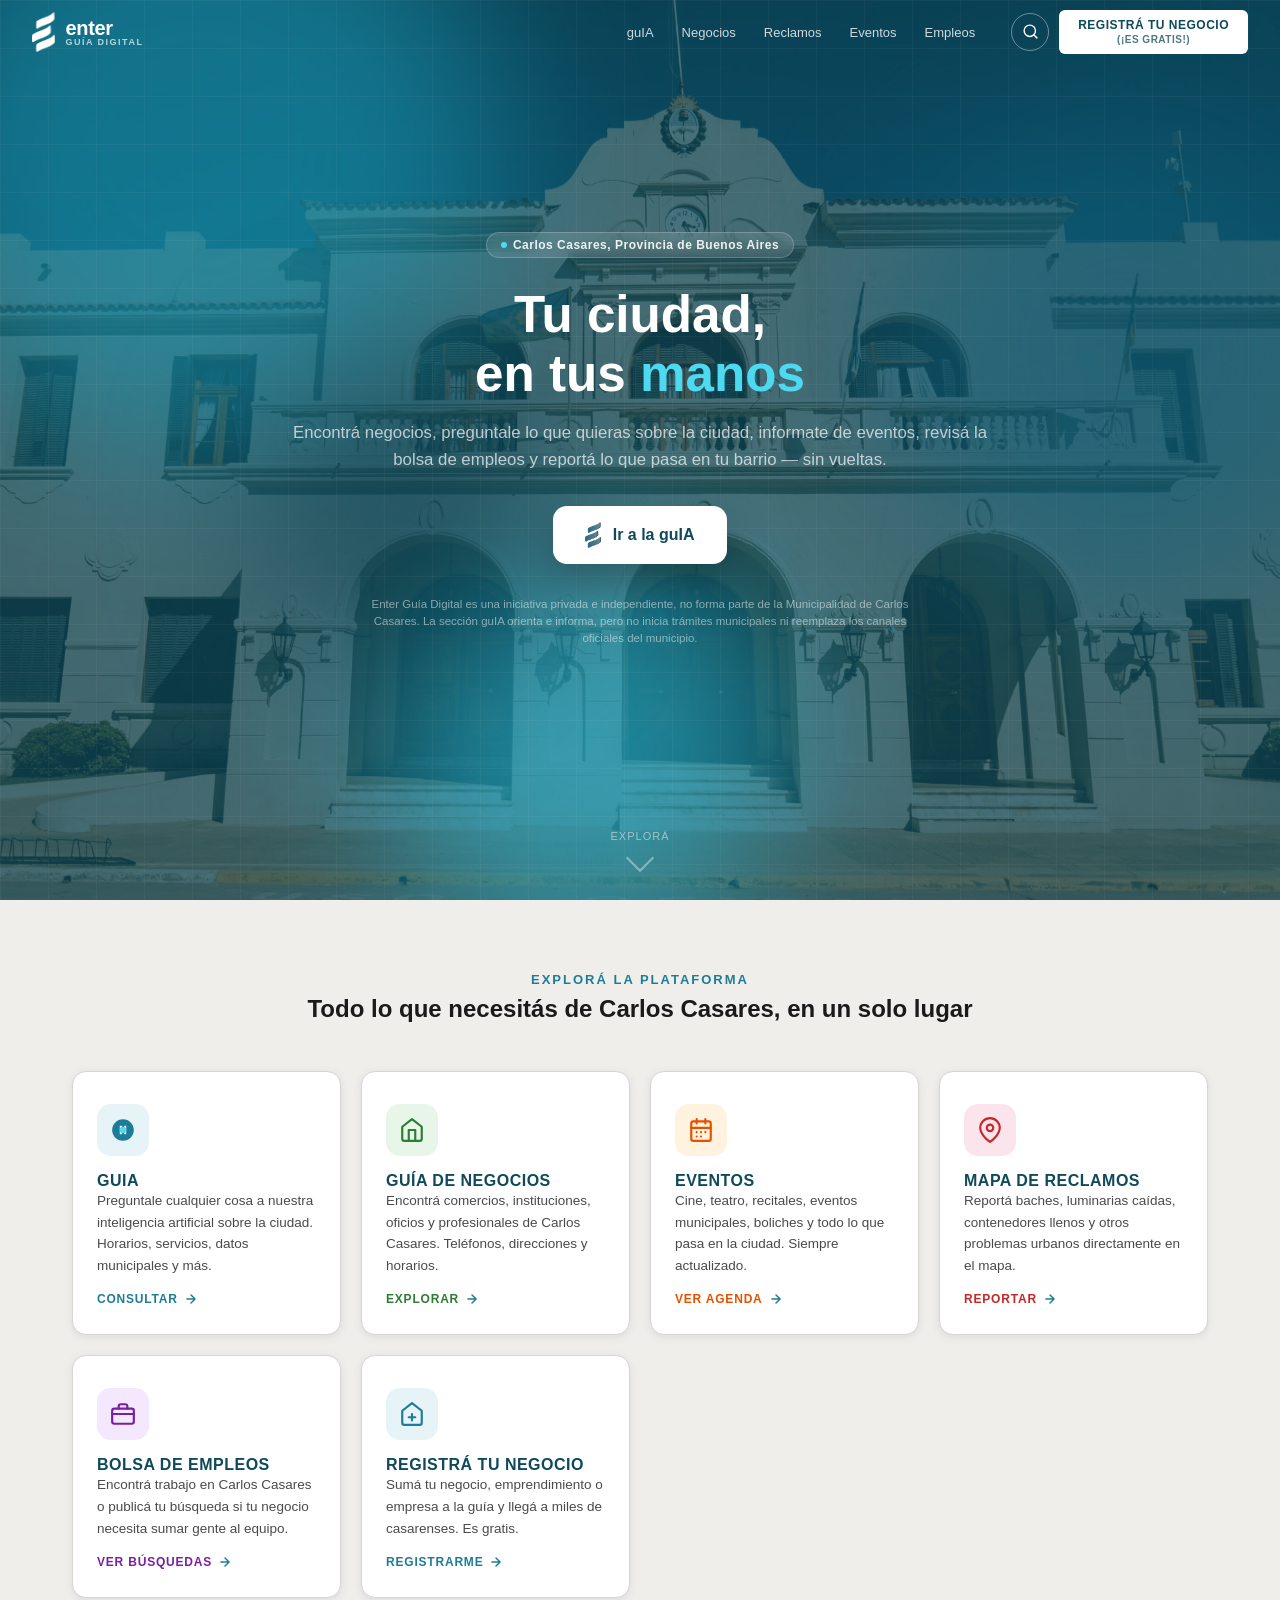
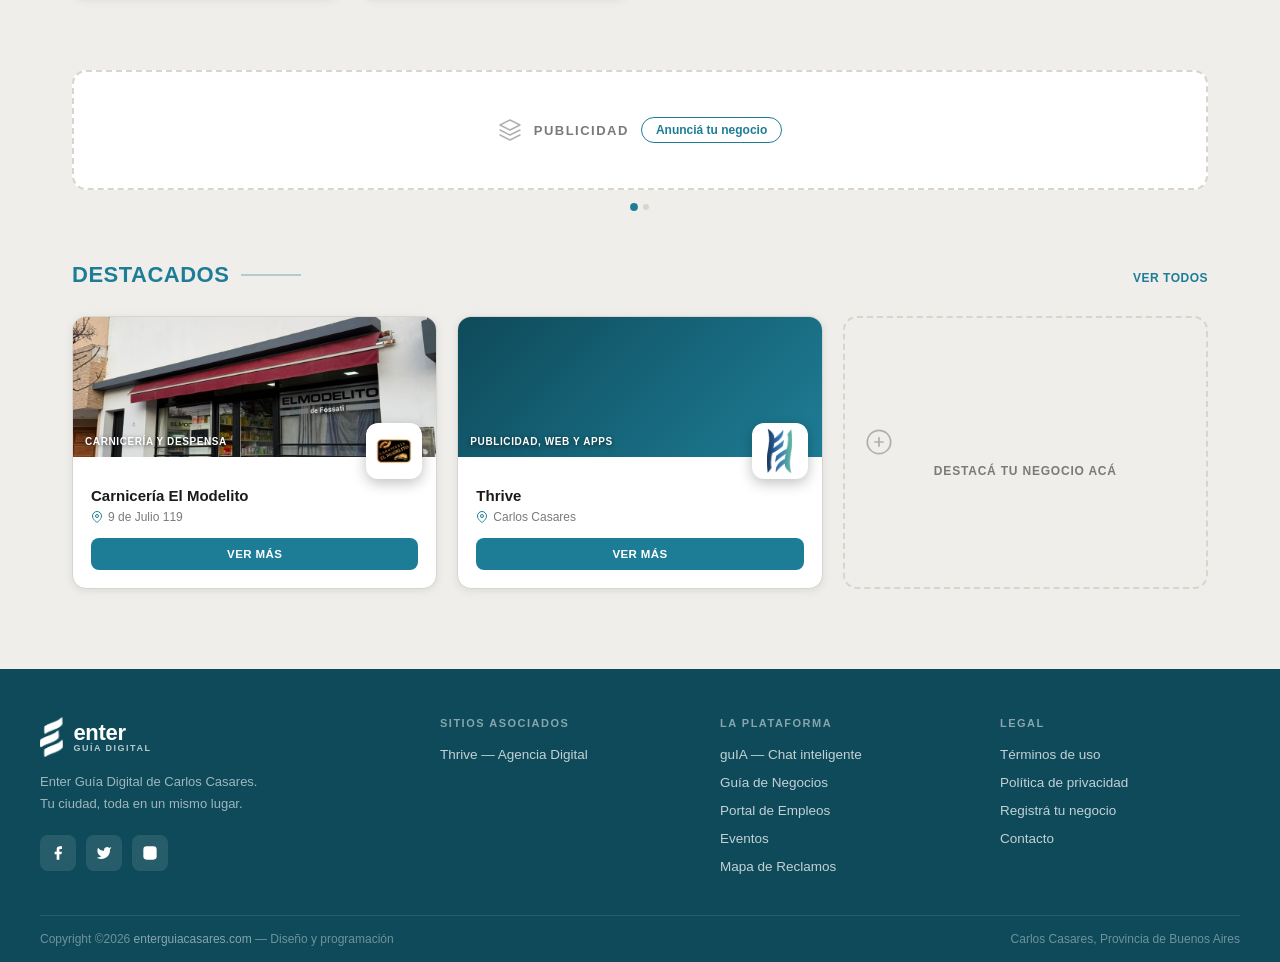
<file: index.html>
﻿<!DOCTYPE html>
<html lang="es">
<head>
  <meta charset="UTF-8" />
  <meta http-equiv="Content-Security-Policy" content="default-src 'self'; script-src 'self' 'unsafe-inline' https://unpkg.com https://cdn.jsdelivr.net; style-src 'self' 'unsafe-inline' https://fonts.googleapis.com https://unpkg.com; font-src https://fonts.gstatic.com; img-src 'self' data: https://images.unsplash.com https://*.tile.openstreetmap.org https://unpkg.com; frame-src https://www.google.com; connect-src 'self'; object-src 'none'; base-uri 'self'; form-action 'self'" />
  <meta name="referrer" content="strict-origin-when-cross-origin" />
  <meta name="viewport" content="width=device-width, initial-scale=1.0" />
  <title>Enter — Guía Digital de Carlos Casares</title>
  <link rel="preconnect" href="https://fonts.googleapis.com" />
  <link rel="preconnect" href="https://fonts.gstatic.com" crossorigin />
  <link href="https://fonts.googleapis.com/css2?family=Montserrat:wght@400;600;700;800&family=Inter:wght@400;500;600&display=swap" rel="stylesheet" />
  <style>
    /* ── Variables ── */
    :root {
      --teal:        #1e7d96;
      --teal-dark:   #145f73;
      --teal-darker: #0e4a5a;
      --teal-light:  #4db3cc;
      --teal-pale:   #e6f4f7;
      --gray-bg:     #f0eeeb;
      --gray-card:   #ffffff;
      --gray-border: #d9d4cd;
      --text-dark:   #1a1a1a;
      --text-mid:    #4a4a4a;
      --text-light:  #7a7a7a;
      --white:       #ffffff;
      --shadow-sm:   0 2px 8px rgba(0,0,0,.08);
      --shadow-md:   0 6px 24px rgba(0,0,0,.12);
      --shadow-lg:   0 16px 48px rgba(0,0,0,.16);
      --radius:      14px;
      --radius-sm:   8px;
      --transition:  .3s cubic-bezier(.4,0,.2,1);
    }

    /* ── Reset ── */
    *, *::before, *::after { box-sizing: border-box; margin: 0; padding: 0; }
    html { scroll-behavior: smooth; }
    body {
      font-family: 'Inter', sans-serif;
      background: var(--gray-bg);
      color: var(--text-dark);
      overflow-x: hidden;
    }
    a { text-decoration: none; color: inherit; }
    img { display: block; max-width: 100%; }

    /* ── Fade-in on scroll ── */
    .reveal {
      opacity: 0;
      transform: translateY(28px);
      transition: opacity .6s ease, transform .6s ease;
    }
    .reveal.visible {
      opacity: 1;
      transform: none;
    }
    .reveal-delay-1 { transition-delay: .1s; }
    .reveal-delay-2 { transition-delay: .2s; }
    .reveal-delay-3 { transition-delay: .3s; }
    .reveal-delay-4 { transition-delay: .4s; }

    /* ══════════════════════════════
       HEADER
    ══════════════════════════════ */
    .header {
      position: fixed;
      top: 0;
      left: 0;
      right: 0;
      z-index: 100;
      background: transparent;
      height: 64px;
      display: flex;
      align-items: center;
      padding: 0 32px;
      gap: 24px;
      transition: box-shadow var(--transition), background var(--transition), backdrop-filter var(--transition);
    }
    .header.scrolled {
      background: var(--teal-darker);
      box-shadow: 0 2px 20px rgba(0,0,0,.25);
      backdrop-filter: blur(10px);
    }

    /* Logo */
    .logo {
      display: flex;
      align-items: center;
      gap: 10px;
      flex-shrink: 0;
    }
    .logo-icon {
      height: 40px;
      width: auto;
      object-fit: contain;
      filter: brightness(0) invert(1);
    }
    .logo-text { line-height: 1; }
    .logo-text .name {
      font-family: 'Montserrat', sans-serif;
      font-weight: 800;
      font-size: 20px;
      color: var(--white);
      letter-spacing: -.3px;
    }
    .logo-text .sub {
      font-size: 9px;
      color: rgba(255,255,255,.7);
      letter-spacing: 1.5px;
      text-transform: uppercase;
      font-family: 'Montserrat', sans-serif;
      font-weight: 600;
    }

    /* Nav links */
    .nav {
      display: flex;
      align-items: center;
      gap: 4px;
      margin-left: auto;
    }
    .nav a {
      font-size: 13px;
      font-weight: 500;
      color: rgba(255,255,255,.8);
      padding: 6px 12px;
      border-radius: 6px;
      transition: background var(--transition), color var(--transition);
      font-family: 'Montserrat', sans-serif;
    }
    .nav a:hover { background: rgba(255,255,255,.1); color: var(--white); }

    /* Header actions */
    .header-actions { display: flex; align-items: center; gap: 10px; }
    .btn-search {
      width: 38px; height: 38px;
      border-radius: 50%;
      border: 1px solid rgba(255,255,255,.4);
      background: transparent;
      color: var(--white);
      display: flex; align-items: center; justify-content: center;
      cursor: pointer;
      flex-shrink: 0;
      transition: background var(--transition), transform var(--transition);
    }
    .btn-search svg { width: 17px; height: 17px; }
    .btn-search:hover { background: rgba(255,255,255,.12); transform: scale(1.05); }
    .btn-registrar {
      font-family: 'Montserrat', sans-serif;
      font-size: 12px;
      font-weight: 700;
      letter-spacing: .5px;
      text-transform: uppercase;
      background: var(--white);
      color: var(--teal-darker);
      border: 1px solid rgba(255,255,255,.4);
      padding: 6px 18px;
      border-radius: 6px;
      cursor: pointer;
      line-height: 1.4;
      text-align: center;
      transition: background var(--transition), transform var(--transition), box-shadow var(--transition);
    }
    .btn-registrar .sub-line {
      display: block;
      font-size: 10px;
      font-weight: 600;
      opacity: .75;
    }
    .btn-registrar:hover {
      background: var(--teal-pale);
      transform: translateY(-1px);
      box-shadow: 0 4px 12px rgba(0,0,0,.2);
    }

    /* ══════════════════════════════
       HERO
    ══════════════════════════════ */
    .hero {
      position: relative;
      min-height: 100vh;
      display: flex;
      flex-direction: column;
      align-items: center;
      justify-content: center;
      padding: 80px 24px 100px;
      overflow: hidden;
      background: var(--teal-darker);
    }

    /* ── Hero photo carousel ── */
    #heroBgCarousel {
      position: absolute;
      inset: 0;
      z-index: 0;
    }
    .hero-carousel-slide {
      position: absolute;
      inset: 0;
      background-size: cover;
      background-position: center;
      opacity: 0;
      transition: opacity 1.6s ease;
      z-index: 0;
    }
    .hero-carousel-slide.active {
      opacity: 1;
      z-index: 1;
    }
    /* Teal overlay at 75% — the "digital" filter */
    .hero-teal-overlay {
      position: absolute;
      inset: 0;
      z-index: 1;
      background: var(--teal-darker);
      opacity: .75;
      pointer-events: none;
    }

    /* Animated gradient blobs */
    .hero-bg {
      position: absolute;
      inset: 0;
      overflow: hidden;
      z-index: 2;
    }
    .blob {
      position: absolute;
      border-radius: 50%;
      filter: blur(80px);
      opacity: .55;
      animation: blobMove 12s ease-in-out infinite alternate;
    }
    .blob-1 {
      width: 600px; height: 600px;
      background: #1a9cb8;
      top: -150px; left: -100px;
      animation-delay: 0s;
    }
    .blob-2 {
      width: 500px; height: 500px;
      background: #0e5f7a;
      top: 100px; right: -100px;
      animation-delay: -4s;
    }
    .blob-3 {
      width: 400px; height: 400px;
      background: #2ec4e0;
      bottom: -50px; left: 30%;
      animation-delay: -8s;
    }
    .blob-4 {
      width: 300px; height: 300px;
      background: #083d4f;
      top: 40%; left: 20%;
      animation-delay: -2s;
    }
    @keyframes blobMove {
      0%   { transform: translate(0,0) scale(1); }
      33%  { transform: translate(30px,-20px) scale(1.05); }
      66%  { transform: translate(-20px,30px) scale(.97); }
      100% { transform: translate(15px,10px) scale(1.02); }
    }

    /* Subtle grid overlay */
    .hero-grid {
      position: absolute;
      inset: 0;
      z-index: 3;
      background-image:
        linear-gradient(rgba(255,255,255,.04) 1px, transparent 1px),
        linear-gradient(90deg, rgba(255,255,255,.04) 1px, transparent 1px);
      background-size: 48px 48px;
      pointer-events: none;
    }

    /* Hero content */
    .hero-content {
      position: relative;
      z-index: 4;
      text-align: center;
      max-width: 720px;
    }
    .hero-badge {
      display: inline-flex;
      align-items: center;
      gap: 6px;
      background: rgba(255,255,255,.12);
      border: 1px solid rgba(255,255,255,.2);
      border-radius: 20px;
      padding: 5px 14px;
      font-size: 12px;
      font-weight: 600;
      color: rgba(255,255,255,.9);
      font-family: 'Montserrat', sans-serif;
      letter-spacing: .5px;
      margin-bottom: 28px;
      backdrop-filter: blur(8px);
      animation: fadeDown .7s ease both;
    }
    .hero-badge .dot {
      width: 6px; height: 6px;
      border-radius: 50%;
      background: #4dd9f0;
      animation: pulse 2s ease infinite;
    }
    @keyframes pulse {
      0%, 100% { opacity: 1; transform: scale(1); }
      50%       { opacity: .6; transform: scale(1.3); }
    }

    .hero-title {
      font-family: 'Montserrat', sans-serif;
      font-size: clamp(2rem, 5vw, 3.2rem);
      font-weight: 800;
      color: var(--white);
      line-height: 1.15;
      margin-bottom: 16px;
      animation: fadeDown .7s .1s ease both;
    }
    .hero-title span { color: #4dd9f0; }

    .hero-sub {
      text-align: center;
      font-size: clamp(.9rem, 2vw, 1.05rem);
      color: rgba(255,255,255,.7);
      line-height: 1.6;
      margin-bottom: 32px;
      animation: fadeDown .7s .2s ease both;
    }

    @keyframes fadeDown {
      from { opacity: 0; transform: translateY(-16px); }
      to   { opacity: 1; transform: none; }
    }

    /* Chat input */
    .chat-box {
      background: rgba(255,255,255,.96);
      border-radius: 18px;
      box-shadow: 0 24px 64px rgba(0,0,0,.3), 0 0 0 1px rgba(255,255,255,.2);
      padding: 20px 20px 16px;
      width: 100%;
      max-width: 640px;
      animation: fadeUp .7s .3s ease both;
      transition: box-shadow var(--transition), transform var(--transition);
    }
    .chat-box:focus-within {
      box-shadow: 0 28px 72px rgba(0,0,0,.35), 0 0 0 2px var(--teal-light);
      transform: translateY(-2px);
    }
    .ia-disclaimer {
      font-size: 11.5px;
      color: rgba(255,255,255,.5);
      max-width: 560px;
      line-height: 1.5;
      margin: 32px auto 0;
      text-align: center;
      animation: fadeUp .7s .35s ease both;
    }

    .hero-cta {
      display: inline-flex;
      align-items: center;
      gap: 12px;
      background: var(--white);
      color: var(--teal-darker);
      font-family: 'Montserrat', sans-serif;
      font-size: 16px;
      font-weight: 800;
      padding: 16px 32px;
      border-radius: 14px;
      box-shadow: 0 16px 40px rgba(0,0,0,.25);
      animation: fadeUp .7s .3s ease both;
      transition: transform var(--transition), box-shadow var(--transition);
    }
    .hero-cta-logo { width: auto; height: 26px; flex-shrink: 0; object-fit: contain; }
    .hero-cta:hover {
      transform: translateY(-3px);
      box-shadow: 0 20px 48px rgba(0,0,0,.32);
    }
    @keyframes fadeUp {
      from { opacity: 0; transform: translateY(20px); }
      to   { opacity: 1; transform: none; }
    }
    .chat-label {
      font-size: 11px;
      font-weight: 600;
      text-transform: uppercase;
      letter-spacing: 1px;
      color: var(--teal);
      font-family: 'Montserrat', sans-serif;
      margin-bottom: 8px;
      padding: 0 4px;
    }
    .chat-input-row {
      display: flex;
      align-items: center;
      gap: 10px;
    }
    .chat-input {
      flex: 1;
      border: none;
      outline: none;
      font-size: 16px;
      font-family: 'Inter', sans-serif;
      color: var(--text-dark);
      background: transparent;
      padding: 6px 4px;
      caret-color: var(--teal);
    }
    .chat-input::placeholder { color: var(--text-light); }
    .chat-send {
      width: 42px; height: 42px;
      border-radius: 50%;
      background: var(--teal);
      border: none;
      cursor: pointer;
      display: flex;
      align-items: center;
      justify-content: center;
      flex-shrink: 0;
      transition: background var(--transition), transform var(--transition), box-shadow var(--transition);
    }
    .chat-send:hover {
      background: var(--teal-dark);
      transform: scale(1.08);
      box-shadow: 0 4px 16px rgba(30,125,150,.5);
    }
    .chat-send svg { width: 18px; height: 18px; fill: white; }

    /* Suggestions */
    .chat-suggestions {
      display: flex;
      flex-wrap: wrap;
      gap: 7px;
      margin-top: 14px;
      padding-top: 14px;
      border-top: 1px solid var(--gray-border);
    }
    .chip {
      font-size: 12px;
      font-family: 'Inter', sans-serif;
      color: var(--teal-dark);
      background: var(--teal-pale);
      border: 1px solid rgba(30,125,150,.15);
      border-radius: 20px;
      padding: 5px 12px;
      cursor: pointer;
      transition: background var(--transition), transform var(--transition);
      white-space: nowrap;
    }
    .chip:hover { background: #c8e9f0; transform: translateY(-1px); }

    /* ── Chat thread / clima widget ── */
    .chat-thread { margin-bottom: 14px; }
    .chat-msg-user {
      font-size: 13px; font-weight: 600; color: var(--teal-dark);
      background: #e8f5f9; border-radius: 16px 16px 4px 16px;
      padding: 8px 14px; display: inline-block; margin-bottom: 10px;
    }
    .chat-msg-ai { display: flex; flex-direction: column; gap: 0; }
    .wx-inline {
      background: #f7fcfe; border: 1px solid #d4edf5;
      border-radius: 4px 16px 16px 16px; padding: 14px 16px;
      display: flex; flex-direction: column; gap: 12px;
    }
    .wx-row { display: flex; align-items: center; gap: 14px; }
    .wx-icon-big { font-size: 36px; line-height: 1; }
    .wx-info { display: flex; flex-direction: column; gap: 2px; }
    .wx-temp-big { font-size: 26px; font-weight: 700; color: var(--teal-darker); line-height: 1; }
    .wx-cond-txt { font-size: 13px; color: var(--text-mid); }
    .wx-meta-row { display: flex; gap: 10px; margin-top: 4px; }
    .wx-meta-row span { font-size: 11px; color: var(--text-light); }
    .wx-tomorrow-row {
      display: flex; align-items: center; gap: 10px;
      padding-top: 10px; border-top: 1px solid #d4edf5;
      font-size: 12px;
    }
    .wx-tmr-label { font-size: 10px; font-weight: 700; letter-spacing: .8px; text-transform: uppercase; color: var(--text-light); width: 46px; flex-shrink: 0; }
    .wx-tmr-emoji { font-size: 18px; }
    .wx-tmr-desc { color: var(--text-mid); flex: 1; }
    .wx-tmr-temps { color: var(--text-dark); white-space: nowrap; }
    .wx-tmr-temps b { color: var(--teal-dark); font-weight: 700; }

    /* Scroll hint */
    .scroll-hint {
      position: absolute;
      bottom: 32px;
      left: 0;
      right: 0;
      z-index: 2;
      display: flex;
      flex-direction: column;
      align-items: center;
      gap: 6px;
      color: rgba(255,255,255,.5);
      font-size: 11px;
      font-family: 'Montserrat', sans-serif;
      letter-spacing: 1px;
      text-transform: uppercase;
      animation: fadeDown .7s .8s ease both;
    }
    .scroll-hint .arrow {
      width: 20px; height: 20px;
      border-right: 2px solid rgba(255,255,255,.4);
      border-bottom: 2px solid rgba(255,255,255,.4);
      transform: rotate(45deg);
      animation: bounce 2s ease infinite;
    }
    @keyframes bounce {
      0%, 100% { transform: rotate(45deg) translateY(0); }
      50%       { transform: rotate(45deg) translateY(5px); }
    }

    /* ══════════════════════════════
       SECCIONES CARDS
    ══════════════════════════════ */
    .sections {
      padding: 72px 32px;
      max-width: 1200px;
      margin: 0 auto;
    }
    .section-heading {
      text-align: center;
      margin-bottom: 48px;
    }
    .section-heading h2 {
      font-family: 'Montserrat', sans-serif;
      font-size: 13px;
      font-weight: 700;
      letter-spacing: 2px;
      text-transform: uppercase;
      color: var(--teal);
      margin-bottom: 8px;
    }
    .section-heading p {
      font-size: 1.5rem;
      font-weight: 700;
      font-family: 'Montserrat', sans-serif;
      color: var(--text-dark);
    }

    .cards-grid {
      display: grid;
      grid-template-columns: repeat(4, 1fr);
      gap: 20px;
    }
    @media (max-width: 900px) {
      .cards-grid { grid-template-columns: repeat(2, 1fr); }
    }
    @media (max-width: 560px) {
      .cards-grid { grid-template-columns: 1fr; }
    }

    .section-card {
      background: var(--white);
      border-radius: var(--radius);
      padding: 32px 24px 28px;
      box-shadow: var(--shadow-sm);
      border: 1px solid var(--gray-border);
      cursor: pointer;
      transition: transform var(--transition), box-shadow var(--transition), border-color var(--transition);
      display: flex;
      flex-direction: column;
      gap: 16px;
      position: relative;
      overflow: hidden;
    }
    .section-card::after {
      content: '';
      position: absolute;
      bottom: 0; left: 0; right: 0;
      height: 3px;
      background: var(--teal);
      transform: scaleX(0);
      transform-origin: left;
      transition: transform var(--transition);
    }
    .section-card:hover {
      transform: translateY(-6px);
      box-shadow: var(--shadow-lg);
      border-color: transparent;
    }
    .section-card:hover::after { transform: scaleX(1); }

    .card-icon {
      width: 52px; height: 52px;
      border-radius: 14px;
      display: flex;
      align-items: center;
      justify-content: center;
    }
    .card-icon svg { width: 26px; height: 26px; }
    .card-icon.ai    { background: #e6f4f7; }
    .card-icon.guide { background: #e8f5e9; }
    .card-icon.event { background: #fff3e0; }
    .card-icon.map   { background: #fce4ec; }

    .card-title {
      font-family: 'Montserrat', sans-serif;
      font-size: 16px;
      font-weight: 800;
      text-transform: uppercase;
      letter-spacing: .5px;
      color: var(--teal-darker);
    }
    .card-desc {
      font-size: 13.5px;
      line-height: 1.6;
      color: var(--text-mid);
      flex: 1;
    }
    .card-cta {
      display: inline-flex;
      align-items: center;
      gap: 6px;
      margin-top: auto;
      font-size: 12px;
      font-weight: 700;
      font-family: 'Montserrat', sans-serif;
      text-transform: uppercase;
      letter-spacing: .8px;
      color: var(--teal);
      transition: gap var(--transition);
    }
    .section-card:hover .card-cta { gap: 10px; }
    .card-cta svg { width: 14px; height: 14px; stroke: var(--teal); }

    /* ══════════════════════════════
       PUBLICIDAD
    ══════════════════════════════ */
    .ad-banner-wrap {
      margin: 0 32px 72px;
      max-width: 1136px;
      margin-left: auto;
      margin-right: auto;
      position: relative;
      height: 120px;
    }
    .ad-slide {
      position: absolute;
      inset: 0;
      border-radius: var(--radius);
      display: flex;
      align-items: center;
      justify-content: center;
      gap: 12px;
      opacity: 0;
      pointer-events: none;
      transition: opacity .6s ease;
    }
    .ad-slide.active { opacity: 1; pointer-events: auto; }

    .ad-banner {
      background: var(--white);
      border: 2px dashed var(--gray-border);
      color: var(--text-light);
      width: 100%; height: 100%;
    }
    .ad-banner span {
      font-family: 'Montserrat', sans-serif;
      font-size: 13px;
      font-weight: 700;
      text-transform: uppercase;
      letter-spacing: 1.5px;
    }
    .ad-banner-link {
      font-size: 12px;
      font-weight: 600;
      color: var(--teal);
      border: 1px solid var(--teal);
      padding: 5px 14px;
      border-radius: 20px;
      transition: background var(--transition), color var(--transition);
    }
    .ad-banner-link:hover {
      background: var(--teal);
      color: white;
    }

    /* Banner Thrive */
    .ad-thrive {
      width: 100%; height: 100%;
      background: linear-gradient(135deg, #0e4a5a, #1e7d96);
      padding: 0 40px;
      justify-content: space-between;
      overflow: hidden;
      gap: 20px;
    }
    .ad-thrive-left { display: flex; align-items: center; gap: 16px; }
    .ad-thrive-logo {
      width: 52px; height: 52px;
      border-radius: 12px;
      background: white;
      display: flex; align-items: center; justify-content: center;
      flex-shrink: 0;
      padding: 8px;
    }
    .ad-thrive-logo img { width: 100%; height: 100%; object-fit: contain; }
    .ad-thrive-text h3 {
      font-family: 'Montserrat', sans-serif;
      font-size: 15px;
      font-weight: 800;
      color: white;
      margin-bottom: 3px;
    }
    .ad-thrive-text p {
      font-size: 12.5px;
      color: rgba(255,255,255,.75);
    }
    .ad-thrive-btn {
      font-family: 'Montserrat', sans-serif;
      font-size: 11.5px;
      font-weight: 800;
      text-transform: uppercase;
      letter-spacing: .5px;
      background: white;
      color: var(--teal-darker);
      padding: 10px 20px;
      border-radius: 8px;
      white-space: nowrap;
      transition: transform var(--transition);
    }
    .ad-thrive-btn:hover { transform: translateY(-2px); }

    .ad-dots {
      position: absolute;
      bottom: -20px;
      left: 0; right: 0;
      display: flex;
      justify-content: center;
      gap: 6px;
    }
    .ad-dot {
      width: 6px; height: 6px;
      border-radius: 50%;
      background: var(--gray-border);
      cursor: pointer;
      transition: background var(--transition), transform var(--transition);
    }
    .ad-dot.active { background: var(--teal); transform: scale(1.3); }

    @media (max-width: 700px) {
      .ad-thrive { padding: 0 20px; }
      .ad-thrive-text p { display: none; }
    }
    @media (max-width: 520px) {
      .ad-thrive-btn { padding: 8px 14px; font-size: 10px; }
    }

    /* ══════════════════════════════
       DESTACADOS
    ══════════════════════════════ */
    .destacados {
      padding: 0 32px 80px;
      max-width: 1200px;
      margin: 0 auto;
    }
    .dest-header {
      display: flex;
      align-items: baseline;
      justify-content: space-between;
      margin-bottom: 28px;
    }
    .dest-header h2 {
      font-family: 'Montserrat', sans-serif;
      font-size: 22px;
      font-weight: 800;
      text-transform: uppercase;
      letter-spacing: .5px;
      color: var(--teal);
      display: flex;
      align-items: center;
      gap: 12px;
    }
    .dest-header h2::after {
      content: '';
      display: block;
      height: 2px;
      width: 60px;
      background: var(--teal);
      opacity: .3;
    }
    .dest-header a {
      font-size: 12px;
      font-weight: 600;
      font-family: 'Montserrat', sans-serif;
      color: var(--teal);
      text-transform: uppercase;
      letter-spacing: .5px;
      border-bottom: 1px solid transparent;
      transition: border-color var(--transition);
    }
    .dest-header a:hover { border-color: var(--teal); }

    .dest-grid {
      display: grid;
      grid-template-columns: repeat(3, 1fr);
      gap: 20px;
      align-items: stretch;
    }
    @media (max-width: 800px) { .dest-grid { grid-template-columns: repeat(2, 1fr); } }
    @media (max-width: 500px) { .dest-grid { grid-template-columns: 1fr; } }

    .dest-card {
      background: var(--white);
      border-radius: var(--radius);
      border: 1px solid var(--gray-border);
      overflow: hidden;
      display: flex;
      flex-direction: column;
      box-shadow: var(--shadow-sm);
      transition: transform var(--transition), box-shadow var(--transition);
      cursor: pointer;
    }
    .dest-card:hover {
      transform: translateY(-4px);
      box-shadow: var(--shadow-md);
    }
    .dest-photo-wrap {
      position: relative;
      height: 140px;
      flex-shrink: 0;
      background: var(--teal-pale);
    }
    .dest-photo {
      width: 100%;
      height: 100%;
      object-fit: cover;
    }
    .dest-cat-badge {
      position: absolute;
      bottom: 10px;
      left: 12px;
      font-family: 'Montserrat', sans-serif;
      font-size: 10px;
      font-weight: 800;
      letter-spacing: .6px;
      text-transform: uppercase;
      color: var(--white);
      text-shadow: 0 1px 4px rgba(0,0,0,.6);
    }
    .dest-logo {
      position: absolute;
      bottom: -22px;
      right: 14px;
      width: 56px; height: 56px;
      border-radius: 12px;
      background: var(--white);
      box-shadow: 0 4px 14px rgba(0,0,0,.25);
      display: flex;
      align-items: center;
      justify-content: center;
      padding: 6px;
      flex-shrink: 0;
    }
    .dest-logo img { width: 100%; height: 100%; object-fit: contain; }
    .dest-body { padding: 30px 18px 18px; display: flex; flex-direction: column; flex: 1; }
    .dest-info { flex: 1; min-width: 0; margin-bottom: 14px; }
    .dest-name {
      font-family: 'Montserrat', sans-serif;
      font-size: 15px;
      font-weight: 800;
      color: var(--text-dark);
      margin-bottom: 6px;
      white-space: nowrap;
      overflow: hidden;
      text-overflow: ellipsis;
    }
    .dest-addr {
      font-size: 12px;
      color: var(--text-light);
      display: flex;
      align-items: center;
      gap: 5px;
    }
    .dest-addr svg { width: 12px; height: 12px; flex-shrink: 0; color: var(--teal); }
    .dest-btn {
      font-family: 'Montserrat', sans-serif;
      font-size: 11.5px;
      font-weight: 800;
      letter-spacing: .4px;
      text-transform: uppercase;
      color: var(--white);
      background: var(--teal);
      border: none;
      border-radius: 8px;
      padding: 10px;
      text-align: center;
      transition: background var(--transition);
    }
    .dest-card:hover .dest-btn { background: var(--teal-dark); }

    /* Empty dest card (CTA) */
    .dest-card.empty {
      border: 2px dashed var(--gray-border);
      box-shadow: none;
      background: transparent;
      justify-content: center;
      flex-direction: column;
      text-align: center;
      gap: 8px;
      padding: 32px 20px;
    }
    .dest-card.empty:hover {
      border-color: var(--teal);
      background: var(--teal-pale);
    }
    .dest-card.empty span {
      font-family: 'Montserrat', sans-serif;
      font-size: 12px;
      font-weight: 700;
      text-transform: uppercase;
      letter-spacing: .8px;
      color: var(--text-light);
    }
    .dest-card.empty:hover span { color: var(--teal); }

    /* ══════════════════════════════
       FOOTER
    ══════════════════════════════ */
    .footer {
      background: var(--teal-darker);
      padding: 48px 32px 0;
    }
    .footer-inner {
      max-width: 1200px;
      margin: 0 auto;
      display: grid;
      grid-template-columns: 1.5fr 1fr 1fr 1fr;
      gap: 40px;
      padding-bottom: 40px;
    }
    @media (max-width: 700px) {
      .footer-inner { grid-template-columns: 1fr; }
    }
    .footer-brand .logo-text .name { font-size: 22px; }
    .footer-brand p {
      font-size: 13px;
      color: rgba(255,255,255,.6);
      margin-top: 14px;
      line-height: 1.7;
    }
    .footer-socials {
      display: flex;
      gap: 10px;
      margin-top: 20px;
    }
    .social-btn {
      width: 36px; height: 36px;
      border-radius: 8px;
      background: rgba(255,255,255,.1);
      display: flex;
      align-items: center;
      justify-content: center;
      transition: background var(--transition), transform var(--transition);
    }
    .social-btn:hover { background: rgba(255,255,255,.2); transform: translateY(-2px); }
    .social-btn svg { width: 16px; height: 16px; fill: white; }

    .footer-col h3 {
      font-family: 'Montserrat', sans-serif;
      font-size: 11px;
      font-weight: 700;
      text-transform: uppercase;
      letter-spacing: 1.5px;
      color: rgba(255,255,255,.5);
      margin-bottom: 16px;
    }
    .footer-col ul { list-style: none; display: flex; flex-direction: column; gap: 10px; }
    .footer-col ul a {
      font-size: 13.5px;
      color: rgba(255,255,255,.75);
      transition: color var(--transition);
    }
    .footer-col ul a:hover { color: var(--white); }

    .footer-bottom {
      border-top: 1px solid rgba(255,255,255,.1);
      padding: 16px 0;
      display: flex;
      align-items: center;
      justify-content: space-between;
      max-width: 1200px;
      margin: 0 auto;
    }
    .footer-bottom p {
      font-size: 12px;
      color: rgba(255,255,255,.4);
    }
    .footer-bottom a { color: rgba(255,255,255,.5); transition: color var(--transition); }
    .footer-bottom a:hover { color: white; }

    /* ── Mobile nav ── */
    .hamburger {
      display: none;
      flex-direction: column;
      justify-content: center;
      gap: 5px;
      width: 36px;
      height: 36px;
      background: none;
      border: none;
      cursor: pointer;
      padding: 4px;
      margin-left: auto;
      flex-shrink: 0;
    }
    .hamburger span {
      display: block;
      height: 2px;
      background: white;
      border-radius: 2px;
      transition: transform .3s ease, opacity .3s ease;
    }
    .hamburger.open span:nth-child(1) { transform: translateY(7px) rotate(45deg); }
    .hamburger.open span:nth-child(2) { opacity: 0; }
    .hamburger.open span:nth-child(3) { transform: translateY(-7px) rotate(-45deg); }

    .mobile-menu {
      display: none;
      position: fixed;
      top: 64px;
      left: 0; right: 0;
      background: var(--teal-darker);
      padding: 12px 20px 20px;
      flex-direction: column;
      gap: 4px;
      box-shadow: 0 8px 24px rgba(0,0,0,.3);
      z-index: 99;
    }
    .mobile-menu.open { display: flex; }
    .mobile-menu a {
      font-family: 'Montserrat', sans-serif;
      font-size: 15px;
      font-weight: 600;
      color: rgba(255,255,255,.85);
      padding: 12px 14px;
      border-radius: 8px;
      transition: background var(--transition);
    }
    .mobile-menu a:hover { background: rgba(255,255,255,.1); color: white; }
    .mobile-menu .btn-registrar-mobile {
      margin-top: 8px;
      font-family: 'Montserrat', sans-serif;
      font-size: 13px;
      font-weight: 700;
      letter-spacing: .5px;
      text-transform: uppercase;
      background: var(--white);
      color: var(--teal-darker);
      border: none;
      padding: 12px 18px;
      border-radius: 8px;
      cursor: pointer;
      width: 100%;
      text-align: center;
    }

    @media (max-width: 860px) {
      .nav { display: none; }
      .header-actions { display: none; }
      .hamburger { display: flex; }
      .header { position: relative; background: var(--teal-darker); }
      .hero-sub { font-size: .92rem; padding: 0 12px; }
    }

    /* ── Search overlay ── */
    #searchOverlay {
      display: none;
      position: fixed;
      inset: 0;
      background: rgba(10, 28, 38, 0.82);
      backdrop-filter: blur(5px);
      -webkit-backdrop-filter: blur(5px);
      z-index: 200;
      align-items: flex-start;
      justify-content: center;
      padding-top: 90px;
    }
    #searchOverlay.open { display: flex; animation: overlayIn .18s ease; }
    @keyframes overlayIn { from { opacity: 0; } to { opacity: 1; } }
    .search-overlay-box {
      width: min(620px, 92vw);
      background: #fff;
      border-radius: 16px;
      padding: 24px 22px 18px;
      box-shadow: 0 28px 64px rgba(0,0,0,.35);
      animation: overlayBoxIn .22s ease;
      max-height: 80vh;
      overflow-y: auto;
    }
    @keyframes overlayBoxIn { from { opacity:0; transform:translateY(-14px); } to { opacity:1; transform:none; } }
    .search-overlay-input-row {
      display: flex;
      align-items: center;
      gap: 12px;
      border-bottom: 2px solid var(--teal);
      padding-bottom: 14px;
      margin-bottom: 14px;
    }
    .search-overlay-input-row svg { width: 22px; height: 22px; color: var(--teal); flex-shrink: 0; }
    #overlayInput {
      flex: 1;
      border: none;
      outline: none;
      font-family: 'Inter', sans-serif;
      font-size: 1.1rem;
      color: #111;
      background: transparent;
    }
    #overlayInput::placeholder { color: #bbb; }
    /* Results */
    .overlay-group-label {
      font-family: 'Montserrat', sans-serif;
      font-size: .68rem;
      font-weight: 700;
      letter-spacing: .6px;
      text-transform: uppercase;
      color: var(--teal);
      padding: 6px 8px 4px;
    }
    .overlay-result-item {
      display: flex;
      align-items: center;
      gap: 12px;
      padding: 9px 10px;
      border-radius: 8px;
      cursor: pointer;
      text-decoration: none;
      color: inherit;
      transition: background .12s;
    }
    .overlay-result-item:hover { background: #f4f9f7; }
    .overlay-result-icon { font-size: 1.25rem; width: 30px; text-align: center; flex-shrink: 0; }
    .overlay-result-title { font-size: .92rem; font-weight: 600; color: #111; line-height: 1.2; }
    .overlay-result-desc { font-size: .76rem; color: #999; margin-top: 1px; }
    #overlayEmpty {
      text-align: center;
      color: #bbb;
      font-size: .88rem;
      padding: 12px 0 6px;
    }
    .search-overlay-hint {
      font-size: .78rem;
      color: #ccc;
      text-align: center;
      padding: 10px 0 4px;
      border-top: 1px solid #f0f0f0;
      margin-top: 8px;
    }
    .search-overlay-close {
      display: block;
      width: 100%;
      text-align: center;
      font-size: .8rem;
      color: #ccc;
      cursor: pointer;
      background: none;
      border: none;
      padding: 6px 0 2px;
    }
    .search-overlay-close:hover { color: #888; }
  </style>
  <meta name="description" content="Enter, la guía digital de Carlos Casares: negocios, eventos, empleos y reclamos de la ciudad en un solo lugar." />
  <meta name="theme-color" content="#0e4a5a" />
  <link rel="icon" type="image/png" href="./logo.png" />
  <link rel="stylesheet" href="./enter-polish.css" />
</head>
<body>

  <!-- ══ HEADER ══ -->
  <header class="header" id="header">
    <a href="/" class="logo">
      <img src="./logo.png" class="logo-icon" alt="Enter Guía Digital" />
      <div class="logo-text">
        <div class="name">enter</div>
        <div class="sub">guía digital</div>
      </div>
    </a>

    <nav class="nav">
      <a href="./guia.html">guIA</a>
      <a href="./negocios.html">Negocios</a>
      <a href="./reclamos.html">Reclamos</a>
      <a href="./eventos.html">Eventos</a>
      <a href="./empleos.html">Empleos</a>
    </nav>

    <div class="header-actions">
      <button id="searchBtn" class="btn-search" aria-label="Buscar">
        <svg viewBox="0 0 24 24" fill="none" stroke="currentColor" stroke-width="2" stroke-linecap="round" stroke-linejoin="round"><circle cx="11" cy="11" r="8"/><path d="M21 21l-4.35-4.35"/></svg>
      </button>
      <a href="./registro-negocio.html"><button class="btn-registrar">Registrá tu negocio<span class="sub-line">(¡Es gratis!)</span></button></a>
    </div>

    <button class="hamburger" id="hamburger" aria-label="Menú">
      <span></span><span></span><span></span>
    </button>
  </header>

  <div class="mobile-menu" id="mobile-menu">
    <a href="./guia.html">guIA</a>
    <a href="./negocios.html">Negocios</a>
    <a href="./reclamos.html">Reclamos</a>
    <a href="./eventos.html">Eventos</a>
    <a href="./empleos.html">Empleos</a>
    <a href="./registro-negocio.html"><button class="btn-registrar-mobile">Registrá tu negocio (¡Es gratis!)</button></a>
  </div>

  <!-- ══ HERO ══ -->
  <section class="hero">
    <div id="heroBgCarousel"></div>
    <div class="hero-teal-overlay"></div>
    <div class="hero-bg">
      <div class="blob blob-1"></div>
      <div class="blob blob-2"></div>
      <div class="blob blob-3"></div>
      <div class="blob blob-4"></div>
    </div>
    <div class="hero-grid"></div>

    <div class="hero-content">
      <div class="hero-badge">
        <span class="dot"></span>
        Carlos Casares, Provincia de Buenos Aires
      </div>

      <h1 class="hero-title">
        Tu ciudad,<br>
        en tus <span>manos</span>
      </h1>

      <p class="hero-sub">
        Encontrá negocios, preguntale lo que quieras sobre la ciudad, informate de eventos, revisá la bolsa de empleos y reportá lo que pasa en tu barrio — sin vueltas.
      </p>

      <!-- CTA hacia guIA -->
      <a href="./guia.html" class="hero-cta">
        <img src="./logo.png" alt="" class="hero-cta-logo" />
        Ir a la guIA
      </a>

      <p class="ia-disclaimer">Enter Guía Digital es una iniciativa privada e independiente, no forma parte de la Municipalidad de Carlos Casares. La sección guIA orienta e informa, pero no inicia trámites municipales ni reemplaza los canales oficiales del municipio.</p>
    </div>

    <div class="scroll-hint">
      <span>Explorá</span>
      <div class="arrow"></div>
    </div>
  </section>

  <!-- ══ SECCIONES ══ -->
  <section class="sections">
    <div class="section-heading reveal">
      <h2>Explorá la plataforma</h2>
      <p>Todo lo que necesitás de Carlos Casares, en un solo lugar</p>
    </div>

    <div class="cards-grid">

      <!-- guIA -->
      <a href="./guia.html" class="section-card reveal reveal-delay-1">
        <div class="card-icon ai">
          <svg viewBox="0 0 24 24" fill="none" xmlns="http://www.w3.org/2000/svg">
            <path d="M12 2C6.48 2 2 6.48 2 12s4.48 10 10 10 10-4.48 10-10S17.52 2 12 2zm-1 14H9V8h2v8zm4 0h-2V8h2v8z" fill="#1e7d96"/>
            <circle cx="12" cy="12" r="3" fill="#4dd9f0"/>
            <path d="M12 5v2M12 17v2M5 12H7M17 12h2" stroke="#1e7d96" stroke-width="1.5" stroke-linecap="round"/>
          </svg>
        </div>
        <div>
          <div class="card-title">guIA</div>
          <div class="card-desc">Preguntale cualquier cosa a nuestra inteligencia artificial sobre la ciudad. Horarios, servicios, datos municipales y más.</div>
        </div>
        <div class="card-cta">
          Consultar
          <svg viewBox="0 0 24 24" fill="none" stroke-width="2.5" stroke-linecap="round" stroke-linejoin="round">
            <path d="M5 12h14M12 5l7 7-7 7"/>
          </svg>
        </div>
      </a>

      <!-- Negocios -->
      <a href="./negocios.html" class="section-card reveal reveal-delay-2">
        <div class="card-icon guide">
          <svg viewBox="0 0 24 24" fill="none" xmlns="http://www.w3.org/2000/svg">
            <path d="M3 9l9-7 9 7v11a2 2 0 01-2 2H5a2 2 0 01-2-2z" stroke="#2e7d32" stroke-width="2" stroke-linecap="round" stroke-linejoin="round"/>
            <path d="M9 22V12h6v10" stroke="#2e7d32" stroke-width="2" stroke-linecap="round" stroke-linejoin="round"/>
          </svg>
        </div>
        <div>
          <div class="card-title">Guía de Negocios</div>
          <div class="card-desc">Encontrá comercios, instituciones, oficios y profesionales de Carlos Casares. Teléfonos, direcciones y horarios.</div>
        </div>
        <div class="card-cta" style="color:#2e7d32;">
          Explorar
          <svg viewBox="0 0 24 24" fill="none" stroke="#2e7d32" stroke-width="2.5" stroke-linecap="round" stroke-linejoin="round">
            <path d="M5 12h14M12 5l7 7-7 7"/>
          </svg>
        </div>
      </a>

      <!-- Eventos -->
      <a href="./eventos.html" class="section-card reveal reveal-delay-3">
        <div class="card-icon event">
          <svg viewBox="0 0 24 24" fill="none" xmlns="http://www.w3.org/2000/svg">
            <rect x="3" y="4" width="18" height="18" rx="2" stroke="#e65100" stroke-width="2"/>
            <path d="M16 2v4M8 2v4M3 10h18" stroke="#e65100" stroke-width="2" stroke-linecap="round"/>
            <path d="M8 14h.01M12 14h.01M16 14h.01M8 18h.01M12 18h.01" stroke="#e65100" stroke-width="2" stroke-linecap="round"/>
          </svg>
        </div>
        <div>
          <div class="card-title">Eventos</div>
          <div class="card-desc">Cine, teatro, recitales, eventos municipales, boliches y todo lo que pasa en la ciudad. Siempre actualizado.</div>
        </div>
        <div class="card-cta" style="color:#e65100;">
          Ver agenda
          <svg viewBox="0 0 24 24" fill="none" stroke="#e65100" stroke-width="2.5" stroke-linecap="round" stroke-linejoin="round">
            <path d="M5 12h14M12 5l7 7-7 7"/>
          </svg>
        </div>
      </a>

      <!-- Reclamos -->
      <a href="./reclamos.html" class="section-card reveal reveal-delay-4">
        <div class="card-icon map">
          <svg viewBox="0 0 24 24" fill="none" xmlns="http://www.w3.org/2000/svg">
            <path d="M21 10c0 7-9 13-9 13S3 17 3 10a9 9 0 0118 0z" stroke="#c62828" stroke-width="2"/>
            <circle cx="12" cy="10" r="3" stroke="#c62828" stroke-width="2"/>
          </svg>
        </div>
        <div>
          <div class="card-title">Mapa de Reclamos</div>
          <div class="card-desc">Reportá baches, luminarias caídas, contenedores llenos y otros problemas urbanos directamente en el mapa.</div>
        </div>
        <div class="card-cta" style="color:#c62828;">
          Reportar
          <svg viewBox="0 0 24 24" fill="none" stroke="#c62828" stroke-width="2.5" stroke-linecap="round" stroke-linejoin="round">
            <path d="M5 12h14M12 5l7 7-7 7"/>
          </svg>
        </div>
      </a>

      <!-- Empleos -->
      <a href="./empleos.html" class="section-card reveal reveal-delay-1">
        <div class="card-icon" style="background:#f3e8fd;">
          <svg viewBox="0 0 24 24" fill="none" xmlns="http://www.w3.org/2000/svg">
            <rect x="2" y="7" width="20" height="14" rx="2" stroke="#7b1fa2" stroke-width="2" stroke-linecap="round" stroke-linejoin="round"/>
            <path d="M16 7V5a2 2 0 00-2-2h-4a2 2 0 00-2 2v2" stroke="#7b1fa2" stroke-width="2" stroke-linecap="round" stroke-linejoin="round"/>
            <path d="M2 12h20" stroke="#7b1fa2" stroke-width="2" stroke-linecap="round"/>
          </svg>
        </div>
        <div>
          <div class="card-title">Bolsa de Empleos</div>
          <div class="card-desc">Encontrá trabajo en Carlos Casares o publicá tu búsqueda si tu negocio necesita sumar gente al equipo.</div>
        </div>
        <div class="card-cta" style="color:#7b1fa2;">
          Ver búsquedas
          <svg viewBox="0 0 24 24" fill="none" stroke="#7b1fa2" stroke-width="2.5" stroke-linecap="round" stroke-linejoin="round">
            <path d="M5 12h14M12 5l7 7-7 7"/>
          </svg>
        </div>
      </a>

      <!-- Registrar negocio -->
      <a href="./registro-negocio.html" class="section-card reveal reveal-delay-2">
        <div class="card-icon" style="background:#e6f4f7;">
          <svg viewBox="0 0 24 24" fill="none" xmlns="http://www.w3.org/2000/svg">
            <path d="M3 9l9-7 9 7v11a2 2 0 01-2 2H5a2 2 0 01-2-2z" stroke="#1e7d96" stroke-width="2" stroke-linecap="round" stroke-linejoin="round"/>
            <path d="M12 12v6M9 15h6" stroke="#1e7d96" stroke-width="2" stroke-linecap="round" stroke-linejoin="round"/>
          </svg>
        </div>
        <div>
          <div class="card-title">Registrá tu negocio</div>
          <div class="card-desc">Sumá tu negocio, emprendimiento o empresa a la guía y llegá a miles de casarenses. Es gratis.</div>
        </div>
        <div class="card-cta" style="color:#1e7d96;">
          Registrarme
          <svg viewBox="0 0 24 24" fill="none" stroke="#1e7d96" stroke-width="2.5" stroke-linecap="round" stroke-linejoin="round">
            <path d="M5 12h14M12 5l7 7-7 7"/>
          </svg>
        </div>
      </a>

    </div>
  </section>

  <!-- ══ BANNER PUBLICIDAD (rotativo) ══ -->
  <div class="ad-banner-wrap reveal">
    <div class="ad-slide ad-banner active" data-slide="0">
      <svg width="24" height="24" viewBox="0 0 24 24" fill="none">
        <path d="M12 2L2 7l10 5 10-5-10-5zM2 17l10 5 10-5M2 12l10 5 10-5" stroke="#b0b0b0" stroke-width="1.5" stroke-linecap="round" stroke-linejoin="round"/>
      </svg>
      <span>Publicidad</span>
      <a href="./negocios.html" class="ad-banner-link">Anunciá tu negocio</a>
    </div>

    <a href="./negocios/thrive.html" class="ad-slide ad-thrive" data-slide="1">
      <div class="ad-thrive-left">
        <div class="ad-thrive-logo">
          <img src="./logo-thrive.png" alt="Thrive" />
        </div>
        <div class="ad-thrive-text">
          <h3>Thrive — Agencia Digital</h3>
          <p>Publicidad, marketing, desarrollo de páginas web y apps.</p>
        </div>
      </div>
      <span class="ad-thrive-btn">Contactar</span>
    </a>

    <div class="ad-dots">
      <div class="ad-dot active" data-dot="0"></div>
      <div class="ad-dot" data-dot="1"></div>
    </div>
  </div>

  <!-- ══ DESTACADOS ══ -->
  <section class="destacados">
    <div class="dest-header reveal">
      <h2>Destacados</h2>
      <a href="./negocios.html">Ver todos</a>
    </div>

    <div class="dest-grid">

      <a href="./negocios/el-modelito.html" class="dest-card reveal reveal-delay-1">
        <div class="dest-photo-wrap">
          <img src="./foto-modelito.png" alt="Carnicería El Modelito" class="dest-photo">
          <span class="dest-cat-badge">Carnicería y Despensa</span>
          <div class="dest-logo"><img src="./logo-modelito.png" alt="El Modelito"></div>
        </div>
        <div class="dest-body">
          <div class="dest-info">
            <div class="dest-name">Carnicería El Modelito</div>
            <div class="dest-addr">
              <svg viewBox="0 0 24 24" fill="none" stroke="currentColor" stroke-width="2"><path d="M21 10c0 7-9 13-9 13S3 17 3 10a9 9 0 0118 0z"/><circle cx="12" cy="10" r="3"/></svg>
              9 de Julio 119
            </div>
          </div>
          <span class="dest-btn">Ver más</span>
        </div>
      </a>

      <a href="./negocios/thrive.html" class="dest-card reveal reveal-delay-2">
        <div class="dest-photo-wrap" style="background: linear-gradient(135deg, #0e4a5a, #1e7d96);">
          <span class="dest-cat-badge">Publicidad, Web y Apps</span>
          <div class="dest-logo"><img src="./logo-thrive.png" alt="Thrive"></div>
        </div>
        <div class="dest-body">
          <div class="dest-info">
            <div class="dest-name">Thrive</div>
            <div class="dest-addr">
              <svg viewBox="0 0 24 24" fill="none" stroke="currentColor" stroke-width="2"><path d="M21 10c0 7-9 13-9 13S3 17 3 10a9 9 0 0118 0z"/><circle cx="12" cy="10" r="3"/></svg>
              Carlos Casares
            </div>
          </div>
          <span class="dest-btn">Ver más</span>
        </div>
      </a>

      <div class="dest-card empty reveal reveal-delay-3">
        <svg width="28" height="28" viewBox="0 0 24 24" fill="none" stroke="#b0b0b0" stroke-width="1.5">
          <circle cx="12" cy="12" r="10"/><path d="M12 8v8M8 12h8"/>
        </svg>
        <span>Destacá tu negocio acá</span>
      </div>

    </div>
  </section>

  <!-- ══ FOOTER ══ -->
  <footer class="footer">
    <div class="footer-inner">

      <div class="footer-brand">
        <div class="logo">
          <img src="./logo.png" class="logo-icon" alt="Enter Guía Digital" />
          <div class="logo-text">
            <div class="name">enter</div>
            <div class="sub">guía digital</div>
          </div>
        </div>
        <p>Enter Guía Digital de Carlos Casares.<br>Tu ciudad, toda en un mismo lugar.</p>
        <div class="footer-socials">
          <!-- Facebook -->
          <a href="#" class="social-btn">
            <svg viewBox="0 0 24 24"><path d="M18 2h-3a5 5 0 00-5 5v3H7v4h3v8h4v-8h3l1-4h-4V7a1 1 0 011-1h3z"/></svg>
          </a>
          <!-- Twitter/X -->
          <a href="#" class="social-btn">
            <svg viewBox="0 0 24 24"><path d="M23 3a10.9 10.9 0 01-3.14 1.53 4.48 4.48 0 00-7.86 3v1A10.66 10.66 0 013 4s-4 9 5 13a11.64 11.64 0 01-7 2c9 5 20 0 20-11.5a4.5 4.5 0 00-.08-.83A7.72 7.72 0 0023 3z"/></svg>
          </a>
          <!-- Instagram -->
          <a href="#" class="social-btn">
            <svg viewBox="0 0 24 24"><rect x="2" y="2" width="20" height="20" rx="5" ry="5"/><path d="M16 11.37A4 4 0 1112.63 8 4 4 0 0116 11.37z" fill="none" stroke="white" stroke-width="1.5"/><line x1="17.5" y1="6.5" x2="17.51" y2="6.5" stroke="white" stroke-width="2"/></svg>
          </a>
        </div>
      </div>

      <div class="footer-col">
        <h3>Sitios asociados</h3>
        <ul>
          <li><a href="#" target="_blank" rel="noopener">Thrive — Agencia Digital</a></li>
        </ul>
      </div>

      <div class="footer-col">
        <h3>La plataforma</h3>
        <ul>
          <li><a href="./guia.html">guIA — Chat inteligente</a></li>
          <li><a href="./negocios.html">Guía de Negocios</a></li>
          <li><a href="./empleos.html">Portal de Empleos</a></li>
          <li><a href="./eventos.html">Eventos</a></li>
          <li><a href="./reclamos.html">Mapa de Reclamos</a></li>
        </ul>
      </div>

      <div class="footer-col">
        <h3>Legal</h3>
        <ul>
          <li><a href="./terminos.html">Términos de uso</a></li>
          <li><a href="./privacidad.html">Política de privacidad</a></li>
          <li><a href="./registro-negocio.html">Registrá tu negocio</a></li>
          <li><a href="mailto:enterguiadigital@gmail.com">Contacto</a></li>
        </ul>
      </div>

    </div>

    <div class="footer-bottom">
      <p>Copyright ©2026 <a href="#">enterguiacasares.com</a> — Diseño y programación</p>
      <p>Carlos Casares, Provincia de Buenos Aires</p>
    </div>
  </footer>

  <!-- Search overlay -->
  <div id="searchOverlay" role="dialog" aria-modal="true" aria-label="Buscar en Enter Guía Digital">
    <div class="search-overlay-box">
      <form id="searchOverlayForm" action="./negocios.html" method="get">
        <div class="search-overlay-input-row">
          <svg viewBox="0 0 24 24" fill="none" stroke="currentColor" stroke-width="2" stroke-linecap="round" stroke-linejoin="round"><circle cx="11" cy="11" r="8"/><path d="M21 21l-4.35-4.35"/></svg>
          <input type="text" name="q" id="overlayInput" placeholder="Buscá negocios, eventos, reclamos..." autocomplete="off">
        </div>
      </form>
      <div id="overlayResults"></div>
      <p class="search-overlay-hint" id="overlayHint">Escribí para buscar en toda la guía</p>
      <button type="button" class="search-overlay-close" id="searchOverlayClose">✕ Cerrar</button>
    </div>
  </div>

  <script>
    // ── Header scroll effect ──
    // ── Banner publicitario rotativo ──
    (function () {
      const slides = document.querySelectorAll('.ad-slide');
      const dots = document.querySelectorAll('.ad-dot');
      let current = 0;

      function goTo(i) {
        slides[current].classList.remove('active');
        dots[current].classList.remove('active');
        current = i;
        slides[current].classList.add('active');
        dots[current].classList.add('active');
      }

      dots.forEach((dot, i) => dot.addEventListener('click', () => goTo(i)));

      setInterval(() => goTo((current + 1) % slides.length), 5000);
    })();

    // ── Mobile menu toggle ──
    const hamburger = document.getElementById('hamburger');
    const mobileMenu = document.getElementById('mobile-menu');
    hamburger.addEventListener('click', () => {
      hamburger.classList.toggle('open');
      mobileMenu.classList.toggle('open');
    });
    mobileMenu.querySelectorAll('a').forEach(a => {
      a.addEventListener('click', () => {
        hamburger.classList.remove('open');
        mobileMenu.classList.remove('open');
      });
    });

    const header = document.getElementById('header');
    window.addEventListener('scroll', () => {
      header.classList.toggle('scrolled', window.scrollY > 10);
    });

    // ── Reveal on scroll ──
    const observer = new IntersectionObserver((entries) => {
      entries.forEach(e => {
        if (e.isIntersecting) {
          e.target.classList.add('visible');
          observer.unobserve(e.target);
        }
      });
    }, { threshold: 0.12 });

    document.querySelectorAll('.reveal').forEach(el => observer.observe(el));

    // ── Hero background carousel ──
    (() => {
      const files = [
        '470075281_567462736067264_3480528250804751166_n.jpg',
        '491941386_1495700928222255_6995978112076970915_n.jpg',
        'Iglesia_Nuestra_Señora_del_Carmen_-_año_2022.jpg',
        'pIayC2QV2_1256x620__1.jpg',
      ];
      const container = document.getElementById('heroBgCarousel');
      const slides = files.map(f => {
        const d = document.createElement('div');
        d.className = 'hero-carousel-slide';
        d.style.backgroundImage = `url('./img/hero/${encodeURIComponent(f)}')`;
        container.appendChild(d);
        return d;
      });

      let cur = 0;
      slides[cur].classList.add('active');

      setInterval(() => {
        slides[cur].classList.remove('active');
        cur = (cur + 1) % slides.length;
        slides[cur].classList.add('active');
      }, 5000);
    })();

    // ── Search overlay ──
    const SEARCH_INDEX = [
      { type: 'seccion', title: 'guIA — Chat inteligente',  desc: 'Preguntá sobre Carlos Casares en lenguaje natural', url: './guia.html',     icon: '🤖', kw: 'guia chat ia inteligencia artificial preguntar consultar horario tramite informacion ayuda' },
      { type: 'seccion', title: 'Agenda de Eventos',        desc: 'Shows, ferias, deportes y cultura',                url: './eventos.html',   icon: '📅', kw: 'evento agenda show feria festival deporte cultura musica concierto fiesta actividad teatro cine baile' },
      { type: 'seccion', title: 'Mapa de Reclamos',         desc: 'Reportá problemas urbanos en el mapa',            url: './reclamos.html',  icon: '🗺️', kw: 'reclamo reporte problema bache alumbrado luminaria calle semaforo basura vereda municipio queja denuncia reportar' },
      { type: 'seccion', title: 'Portal de Empleos',        desc: 'Encontrá trabajo o publicá una búsqueda',         url: './empleos.html',   icon: '💼', kw: 'empleo trabajo buscar personal contratacion puesto oferta laboral sueldo cv curriculum vacante' },
      { type: 'seccion', title: 'Guía de Negocios',         desc: 'Comercios, servicios y profesionales',            url: './negocios.html',  icon: '🏪', kw: 'negocio comercio tienda servicio comprar local empresa profesional directorio' },
      { type: 'seccion', title: 'Registrá tu negocio',      desc: 'Sumá tu comercio a la guía gratis',               url: './registro-negocio.html', icon: '➕', kw: 'registrar negocio sumar agregar publicar gratis alta comercio local empresa' },
      { type: 'negocio', title: 'Carnicería El Modelito',   desc: 'Carnicería · Despensa · Fiambres — 9 de Julio 119', url: './negocios/el-modelito.html', icon: '🥩', kw: 'carniceria carne modelito fiambre despensa embutido chorizo 9 julio' },
      { type: 'negocio', title: 'Thrive',                   desc: 'Publicidad y Marketing',                          url: './negocios/thrive.html',      icon: '📢', kw: 'thrive publicidad marketing redes sociales diseño agencia' },
    ];

    const normStr = s => s.normalize('NFD').replace(new RegExp('[\\u0300-\\u036f]', 'g'), '').toLowerCase();

    function queryIndex(q) {
      if (!q) return [];
      const nq = normStr(q);
      return SEARCH_INDEX.filter(item => normStr(item.title + ' ' + item.kw).includes(nq));
    }

    // Escapa texto escrito por el usuario antes de meterlo en innerHTML
    const escapeHtml = s => String(s).replace(/[&<>"']/g, c => ({ '&': '&amp;', '<': '&lt;', '>': '&gt;', '"': '&quot;', "'": '&#39;' }[c]));

    function renderOverlayResults(results, rawQ) {
      const el = document.getElementById('overlayResults');
      const hint = document.getElementById('overlayHint');
      if (!rawQ) {
        el.innerHTML = '';
        hint.textContent = 'Escribí para buscar en toda la guía';
        return;
      }
      const safeQ = escapeHtml(rawQ);
      if (!results.length) {
        el.innerHTML = `<div id="overlayEmpty">Sin resultados para "<strong>${safeQ}</strong>"</div>`;
        hint.innerHTML = `O presioná <strong>Enter</strong> para buscar en Negocios`;
        return;
      }
      const secciones = results.filter(r => r.type === 'seccion');
      const negocios  = results.filter(r => r.type === 'negocio');
      let html = '';
      const renderGroup = (label, items) => {
        html += `<div class="overlay-group-label">${label}</div>`;
        items.forEach(r => {
          html += `<a class="overlay-result-item" href="${r.url}">
            <span class="overlay-result-icon">${r.icon}</span>
            <div>
              <div class="overlay-result-title">${r.title}</div>
              <div class="overlay-result-desc">${r.desc}</div>
            </div>
          </a>`;
        });
      };
      if (secciones.length) renderGroup('Secciones', secciones);
      if (negocios.length)  renderGroup('Negocios',  negocios);
      el.innerHTML = html;
      hint.innerHTML = `O presioná <strong>Enter</strong> para buscar "<em>${safeQ}</em>" en Negocios`;
    }

    const searchBtn    = document.getElementById('searchBtn');
    const searchOverlay = document.getElementById('searchOverlay');
    const overlayInput  = document.getElementById('overlayInput');

    function openSearch() {
      searchOverlay.classList.add('open');
      setTimeout(() => overlayInput.focus(), 60);
    }
    function closeSearch() {
      searchOverlay.classList.remove('open');
      overlayInput.value = '';
      renderOverlayResults([], '');
    }

    searchBtn.addEventListener('click', openSearch);
    document.getElementById('searchOverlayClose').addEventListener('click', closeSearch);
    searchOverlay.addEventListener('click', e => { if (e.target === searchOverlay) closeSearch(); });
    document.addEventListener('keydown', e => { if (e.key === 'Escape') closeSearch(); });

    overlayInput.addEventListener('input', () => {
      const q = overlayInput.value.trim();
      renderOverlayResults(queryIndex(q), q);
    });

    document.getElementById('searchOverlayForm').addEventListener('submit', e => {
      if (!overlayInput.value.trim()) e.preventDefault();
    });

  </script>
</body>
</html>
</file>
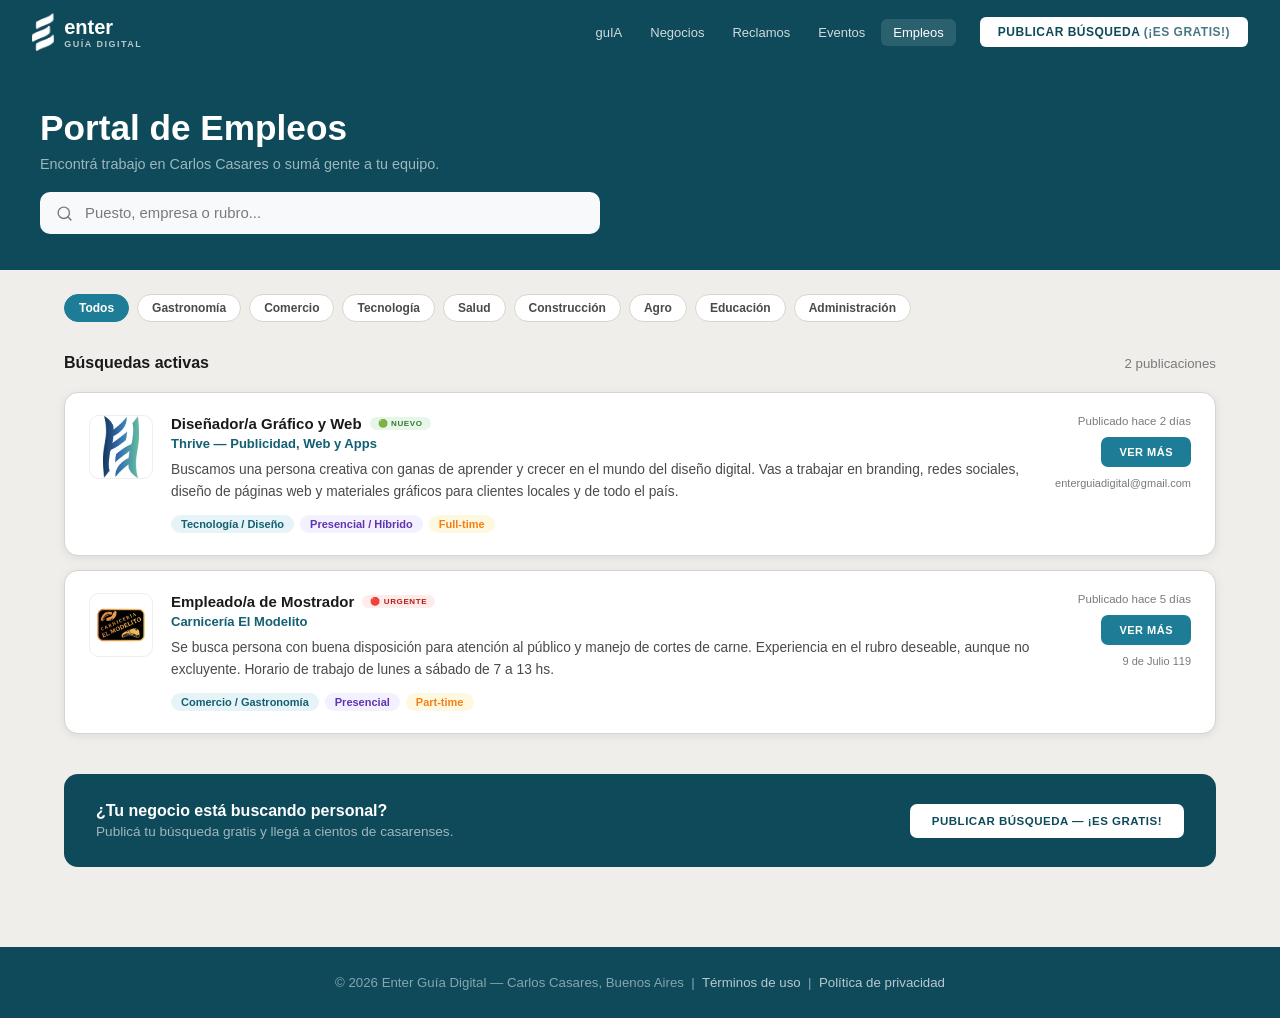
<file: empleos.html>
<!DOCTYPE html>
<html lang="es">
<head>
  <meta charset="UTF-8" />
  <meta http-equiv="Content-Security-Policy" content="default-src 'self'; script-src 'self' 'unsafe-inline' https://unpkg.com https://cdn.jsdelivr.net; style-src 'self' 'unsafe-inline' https://fonts.googleapis.com https://unpkg.com; font-src https://fonts.gstatic.com; img-src 'self' data: https://images.unsplash.com https://*.tile.openstreetmap.org https://unpkg.com; frame-src https://www.google.com; connect-src 'self'; object-src 'none'; base-uri 'self'; form-action 'self'" />
  <meta name="referrer" content="strict-origin-when-cross-origin" />
  <meta name="viewport" content="width=device-width, initial-scale=1.0" />
  <title>Portal de Empleos — Enter Guía Digital</title>
  <link rel="preconnect" href="https://fonts.googleapis.com" />
  <link rel="preconnect" href="https://fonts.gstatic.com" crossorigin />
  <link href="https://fonts.googleapis.com/css2?family=Montserrat:wght@400;600;700;800&family=Inter:wght@400;500;600&display=swap" rel="stylesheet" />
  <style>
    :root {
      --teal:        #1e7d96;
      --teal-dark:   #145f73;
      --teal-darker: #0e4a5a;
      --teal-pale:   #e6f4f7;
      --gray-bg:     #f0eeeb;
      --gray-border: #d9d4cd;
      --text-dark:   #1a1a1a;
      --text-mid:    #4a4a4a;
      --text-light:  #7a7a7a;
      --white:       #ffffff;
      --shadow-sm:   0 2px 8px rgba(0,0,0,.08);
      --shadow-md:   0 6px 24px rgba(0,0,0,.12);
      --radius:      14px;
      --transition:  .3s cubic-bezier(.4,0,.2,1);
    }
    *, *::before, *::after { box-sizing: border-box; margin: 0; padding: 0; }
    html { scroll-behavior: smooth; }
    body { font-family: 'Inter', sans-serif; background: var(--gray-bg); color: var(--text-dark); }
    a { text-decoration: none; color: inherit; }
    img { display: block; max-width: 100%; }

    /* ── Header ── */
    .header {
      background: transparent;
      height: 64px;
      display: flex;
      align-items: center;
      padding: 0 32px;
      gap: 24px;
      position: fixed;
      top: 0; left: 0; right: 0;
      z-index: 100;
      transition: background var(--transition), box-shadow var(--transition), backdrop-filter var(--transition);
    }
    .header.scrolled {
      background: var(--teal-darker);
      box-shadow: 0 2px 20px rgba(0,0,0,.25);
      backdrop-filter: blur(10px);
    }
    .logo { display: flex; align-items: center; gap: 10px; flex-shrink: 0; }
    .logo img { height: 38px; width: auto; filter: brightness(0) invert(1); }
    .logo-text .name { font-family: 'Montserrat', sans-serif; font-weight: 800; font-size: 20px; color: var(--white); }
    .logo-text .sub { font-size: 9px; color: rgba(255,255,255,.7); letter-spacing: 1.5px; text-transform: uppercase; font-family: 'Montserrat', sans-serif; font-weight: 600; }
    .nav { display: flex; align-items: center; gap: 4px; margin-left: auto; }
    .nav a { font-size: 13px; font-weight: 500; color: rgba(255,255,255,.8); padding: 6px 12px; border-radius: 6px; transition: background var(--transition); font-family: 'Montserrat', sans-serif; }
    .nav a:hover, .nav a.active { background: rgba(255,255,255,.12); color: var(--white); }
    .btn-publicar { font-family: 'Montserrat', sans-serif; font-size: 12px; font-weight: 700; letter-spacing: .5px; text-transform: uppercase; background: var(--white); color: var(--teal-darker); border: none; padding: 8px 18px; border-radius: 6px; cursor: pointer; transition: background var(--transition); white-space: nowrap; }
    .btn-publicar:hover { background: var(--teal-pale); }

    /* ── Hero ── */
    .page-hero {
      background: var(--teal-darker);
      padding: 108px 32px 36px;
      color: var(--white);
    }
    .hero-inner { max-width: 1200px; margin: 0 auto; }
    .page-hero h1 { font-family: 'Montserrat', sans-serif; font-size: clamp(1.6rem, 3vw, 2.2rem); font-weight: 800; margin-bottom: 8px; }
    .page-hero p { font-size: .9rem; color: rgba(255,255,255,.6); margin-bottom: 20px; }
    .search-bar {
      display: flex;
      align-items: center;
      gap: 12px;
      background: rgba(255,255,255,.97);
      border-radius: 10px;
      padding: 0 16px;
      max-width: 560px;
    }
    .search-bar svg { width: 17px; height: 17px; flex-shrink: 0; color: var(--text-light); }
    .search-bar input { flex: 1; border: none; outline: none; font-family: 'Inter', sans-serif; font-size: .93rem; color: var(--text-dark); padding: 13px 0; background: transparent; }
    .search-bar input::placeholder { color: var(--text-light); }

    /* ── Filtros rápidos ── */
    .filters-bar {
      max-width: 1200px;
      margin: 24px auto 0;
      padding: 0 24px;
      display: flex;
      flex-wrap: wrap;
      gap: 8px;
    }
    .filter-chip {
      font-family: 'Montserrat', sans-serif;
      font-size: 12px;
      font-weight: 700;
      padding: 6px 14px;
      border-radius: 20px;
      border: 1.5px solid var(--gray-border);
      background: var(--white);
      color: var(--text-mid);
      cursor: pointer;
      transition: all var(--transition);
    }
    .filter-chip:hover, .filter-chip.active { background: var(--teal); border-color: var(--teal); color: var(--white); }

    /* ── Layout ── */
    .layout {
      max-width: 1200px;
      margin: 0 auto;
      padding: 32px 24px 80px;
    }

    /* ── Contador ── */
    .results-header {
      display: flex;
      align-items: center;
      justify-content: space-between;
      margin-bottom: 20px;
    }
    .results-title { font-family: 'Montserrat', sans-serif; font-size: 1rem; font-weight: 800; color: var(--text-dark); }
    .results-count { font-size: .83rem; color: var(--text-light); }

    /* ── Tarjeta empleo ── */
    .jobs-list { display: flex; flex-direction: column; gap: 14px; }

    .job-card {
      background: var(--white);
      border-radius: var(--radius);
      border: 1px solid var(--gray-border);
      padding: 22px 24px;
      display: grid;
      grid-template-columns: 64px 1fr auto;
      gap: 18px;
      align-items: start;
      box-shadow: var(--shadow-sm);
      transition: transform var(--transition), box-shadow var(--transition), border-color var(--transition);
      cursor: pointer;
    }
    .job-card:hover { transform: translateY(-2px); box-shadow: var(--shadow-md); border-color: var(--teal); }

    .job-logo {
      width: 64px; height: 64px;
      border-radius: 10px;
      overflow: hidden;
      display: flex; align-items: center; justify-content: center;
      border: 1px solid #eee;
      background: #fff;
      flex-shrink: 0;
    }
    .job-logo img { width: 100%; height: 100%; object-fit: contain; }
    .job-logo.initials {
      background: var(--teal-pale);
      font-family: 'Montserrat', sans-serif;
      font-weight: 800; font-size: 22px;
      color: var(--teal);
      border: none;
    }

    .job-info {}
    .job-title-row { display: flex; align-items: center; gap: 8px; flex-wrap: wrap; margin-bottom: 4px; }
    .job-title { font-family: 'Montserrat', sans-serif; font-size: 15px; font-weight: 800; color: var(--text-dark); }
    .job-badge { font-family: 'Montserrat', sans-serif; font-size: 8px; font-weight: 800; letter-spacing: .6px; text-transform: uppercase; padding: 2px 8px; border-radius: 20px; }
    .job-badge.nuevo { background: #e8f5e9; color: #2e7d32; }
    .job-badge.urgente { background: #fdecea; color: #b71c1c; }
    .job-company { font-size: 13px; font-weight: 600; color: var(--teal-dark); margin-bottom: 8px; }
    .job-desc { font-size: .86rem; color: var(--text-mid); line-height: 1.6; margin-bottom: 12px; }
    .job-tags { display: flex; flex-wrap: wrap; gap: 6px; }
    .job-tag {
      font-size: 11px; font-weight: 600; font-family: 'Montserrat', sans-serif;
      padding: 3px 10px; border-radius: 20px;
    }
    .job-tag.area { background: var(--teal-pale); color: var(--teal-dark); }
    .job-tag.modalidad { background: #f3f0ff; color: #5e35b1; }
    .job-tag.tipo { background: #fff8e1; color: #f57f17; }

    .job-meta {
      display: flex;
      flex-direction: column;
      align-items: flex-end;
      gap: 10px;
      min-width: 140px;
    }
    .job-date { font-size: 11.5px; color: var(--text-light); }
    .job-btn {
      font-family: 'Montserrat', sans-serif;
      font-size: 11px; font-weight: 800;
      letter-spacing: .5px; text-transform: uppercase;
      background: var(--teal); color: var(--white);
      border: none; padding: 9px 18px; border-radius: 7px;
      cursor: pointer; white-space: nowrap;
      transition: background var(--transition);
    }
    .job-btn:hover { background: var(--teal-dark); }
    .job-contact { font-size: 11px; color: var(--text-light); text-align: right; }

    /* ── CTA publicar ── */
    .cta-publicar {
      background: var(--teal-darker);
      border-radius: var(--radius);
      padding: 28px 32px;
      display: flex;
      align-items: center;
      justify-content: space-between;
      gap: 20px;
      margin-top: 40px;
    }
    .cta-publicar h3 { font-family: 'Montserrat', sans-serif; font-size: 1rem; font-weight: 800; color: var(--white); margin-bottom: 4px; }
    .cta-publicar p { font-size: .85rem; color: rgba(255,255,255,.6); }
    .cta-btn { font-family: 'Montserrat', sans-serif; font-size: 11.5px; font-weight: 800; letter-spacing: .5px; text-transform: uppercase; background: var(--white); color: var(--teal-darker); border: none; padding: 11px 22px; border-radius: 7px; cursor: pointer; white-space: nowrap; transition: background var(--transition); }
    .cta-btn:hover { background: var(--teal-pale); }

    /* ── Vacío ── */
    .empty-state { text-align: center; padding: 60px 24px; color: var(--text-light); }
    .empty-state svg { width: 48px; height: 48px; margin: 0 auto 16px; opacity: .3; }
    .empty-state h3 { font-family: 'Montserrat', sans-serif; font-size: .95rem; font-weight: 700; color: var(--text-mid); margin-bottom: 6px; }

    /* Footer */
    .footer { background: var(--teal-darker); text-align: center; padding: 28px 24px; color: rgba(255,255,255,.5); font-size: .83rem; }
    .footer a { color: rgba(255,255,255,.7); }

    @media (max-width: 860px) {
      .job-card { grid-template-columns: 52px 1fr; }
      .job-meta { grid-column: 1 / -1; flex-direction: row; align-items: center; justify-content: space-between; }
      .nav { display: none; }
      .cta-publicar { flex-direction: column; }
    }
    @media (max-width: 520px) {
      .job-card { grid-template-columns: 1fr; }
      .job-logo { width: 48px; height: 48px; }
    }
  </style>
  <meta name="description" content="Enter, la guía digital de Carlos Casares: negocios, eventos, empleos y reclamos de la ciudad en un solo lugar." />
  <meta name="theme-color" content="#0e4a5a" />
  <link rel="icon" type="image/png" href="./logo.png" />
  <link rel="stylesheet" href="./enter-polish.css" />
</head>
<body>

  <header class="header">
    <a href="./index.html" class="logo">
      <img src="./logo.png" alt="Enter Guía Digital" />
      <div class="logo-text">
        <div class="name">enter</div>
        <div class="sub">guía digital</div>
      </div>
    </a>
    <nav class="nav">
      <a href="./guia.html">guIA</a>
      <a href="./negocios.html">Negocios</a>
      <a href="./index.html#reclamos">Reclamos</a>
      <a href="./index.html#eventos">Eventos</a>
      <a href="./empleos.html" class="active">Empleos</a>
    </nav>
    <div>
      <button class="btn-publicar">Publicar búsqueda <span style="opacity:.75;">(¡Es gratis!)</span></button>
    </div>
  </header>

  <div class="page-hero">
    <div class="hero-inner">
      <h1>Portal de Empleos</h1>
      <p>Encontrá trabajo en Carlos Casares o sumá gente a tu equipo.</p>
      <div class="search-bar">
        <svg viewBox="0 0 24 24" fill="none" stroke="currentColor" stroke-width="2" stroke-linecap="round" stroke-linejoin="round"><circle cx="11" cy="11" r="8"/><path d="M21 21l-4.35-4.35"/></svg>
        <input type="text" id="searchInput" placeholder="Puesto, empresa o rubro..." />
      </div>
    </div>
  </div>

  <div class="filters-bar">
    <button class="filter-chip active" data-filter="todos">Todos</button>
    <button class="filter-chip" data-filter="gastronomia">Gastronomía</button>
    <button class="filter-chip" data-filter="comercio">Comercio</button>
    <button class="filter-chip" data-filter="tecnologia">Tecnología</button>
    <button class="filter-chip" data-filter="salud">Salud</button>
    <button class="filter-chip" data-filter="construccion">Construcción</button>
    <button class="filter-chip" data-filter="agro">Agro</button>
    <button class="filter-chip" data-filter="educacion">Educación</button>
    <button class="filter-chip" data-filter="administracion">Administración</button>
  </div>

  <div class="layout">
    <div class="results-header">
      <span class="results-title" id="resultsTitle">Búsquedas activas</span>
      <span class="results-count" id="resultsCount">2 publicaciones</span>
    </div>

    <div class="jobs-list" id="jobsList">

      <!-- Thrive — Diseñador -->
      <div class="job-card" data-area="tecnologia" data-search="thrive diseñador web redes sociales">
        <div class="job-logo">
          <img src="./logo-thrive.png" alt="Thrive" />
        </div>
        <div class="job-info">
          <div class="job-title-row">
            <span class="job-title">Diseñador/a Gráfico y Web</span>
            <span class="job-badge nuevo">🟢 Nuevo</span>
          </div>
          <div class="job-company">Thrive — Publicidad, Web y Apps</div>
          <div class="job-desc">Buscamos una persona creativa con ganas de aprender y crecer en el mundo del diseño digital. Vas a trabajar en branding, redes sociales, diseño de páginas web y materiales gráficos para clientes locales y de todo el país.</div>
          <div class="job-tags">
            <span class="job-tag area">Tecnología / Diseño</span>
            <span class="job-tag modalidad">Presencial / Híbrido</span>
            <span class="job-tag tipo">Full-time</span>
          </div>
        </div>
        <div class="job-meta">
          <span class="job-date">Publicado hace 2 días</span>
          <button class="job-btn">Ver más</button>
          <span class="job-contact">enterguiadigital@gmail.com</span>
        </div>
      </div>

      <!-- Carnicería El Modelito — Empleado -->
      <div class="job-card" data-area="comercio" data-search="carniceria modelito empleado mostrador">
        <div class="job-logo">
          <img src="./logo-modelito.png" alt="Carnicería El Modelito" />
        </div>
        <div class="job-info">
          <div class="job-title-row">
            <span class="job-title">Empleado/a de Mostrador</span>
            <span class="job-badge urgente">🔴 Urgente</span>
          </div>
          <div class="job-company">Carnicería El Modelito</div>
          <div class="job-desc">Se busca persona con buena disposición para atención al público y manejo de cortes de carne. Experiencia en el rubro deseable, aunque no excluyente. Horario de trabajo de lunes a sábado de 7 a 13 hs.</div>
          <div class="job-tags">
            <span class="job-tag area">Comercio / Gastronomía</span>
            <span class="job-tag modalidad">Presencial</span>
            <span class="job-tag tipo">Part-time</span>
          </div>
        </div>
        <div class="job-meta">
          <span class="job-date">Publicado hace 5 días</span>
          <button class="job-btn">Ver más</button>
          <span class="job-contact">9 de Julio 119</span>
        </div>
      </div>

    </div>

    <div class="cta-publicar">
      <div>
        <h3>¿Tu negocio está buscando personal?</h3>
        <p>Publicá tu búsqueda gratis y llegá a cientos de casarenses.</p>
      </div>
      <button class="cta-btn">Publicar búsqueda — ¡Es gratis!</button>
    </div>
  </div>

  <footer class="footer">
    <p>© 2026 Enter Guía Digital — Carlos Casares, Buenos Aires &nbsp;|&nbsp; <a href="./terminos.html">Términos de uso</a> &nbsp;|&nbsp; <a href="./privacidad.html">Política de privacidad</a></p>
  </footer>

  <script>
    // ── Header transparente/con fondo al hacer scroll ──
    const headerEl = document.querySelector('.header');
    window.addEventListener('scroll', () => {
      headerEl.classList.toggle('scrolled', window.scrollY > 10);
    });

    const cards = document.querySelectorAll('.job-card');
    const chips = document.querySelectorAll('.filter-chip');
    const resultsCount = document.getElementById('resultsCount');
    const resultsTitle = document.getElementById('resultsTitle');

    function updateCount(visible) {
      resultsCount.textContent = visible + ' publicación' + (visible !== 1 ? 'es' : '');
    }

    chips.forEach(chip => {
      chip.addEventListener('click', () => {
        chips.forEach(c => c.classList.remove('active'));
        chip.classList.add('active');
        const filter = chip.dataset.filter;
        let visible = 0;
        cards.forEach(card => {
          const show = filter === 'todos' || card.dataset.area === filter;
          card.style.display = show ? '' : 'none';
          if (show) visible++;
        });
        resultsTitle.textContent = filter === 'todos' ? 'Búsquedas activas' : chip.textContent;
        updateCount(visible);
      });
    });

    document.getElementById('searchInput').addEventListener('input', function () {
      const q = this.value.toLowerCase().trim();
      chips.forEach(c => c.classList.remove('active'));
      document.querySelector('[data-filter="todos"]').classList.add('active');
      let visible = 0;
      cards.forEach(card => {
        const text = (card.dataset.search + ' ' + card.textContent).toLowerCase();
        const show = !q || text.includes(q);
        card.style.display = show ? '' : 'none';
        if (show) visible++;
      });
      resultsTitle.textContent = q ? `Resultados para "${this.value}"` : 'Búsquedas activas';
      updateCount(visible);
    });
  </script>
</body>
</html>
</file>
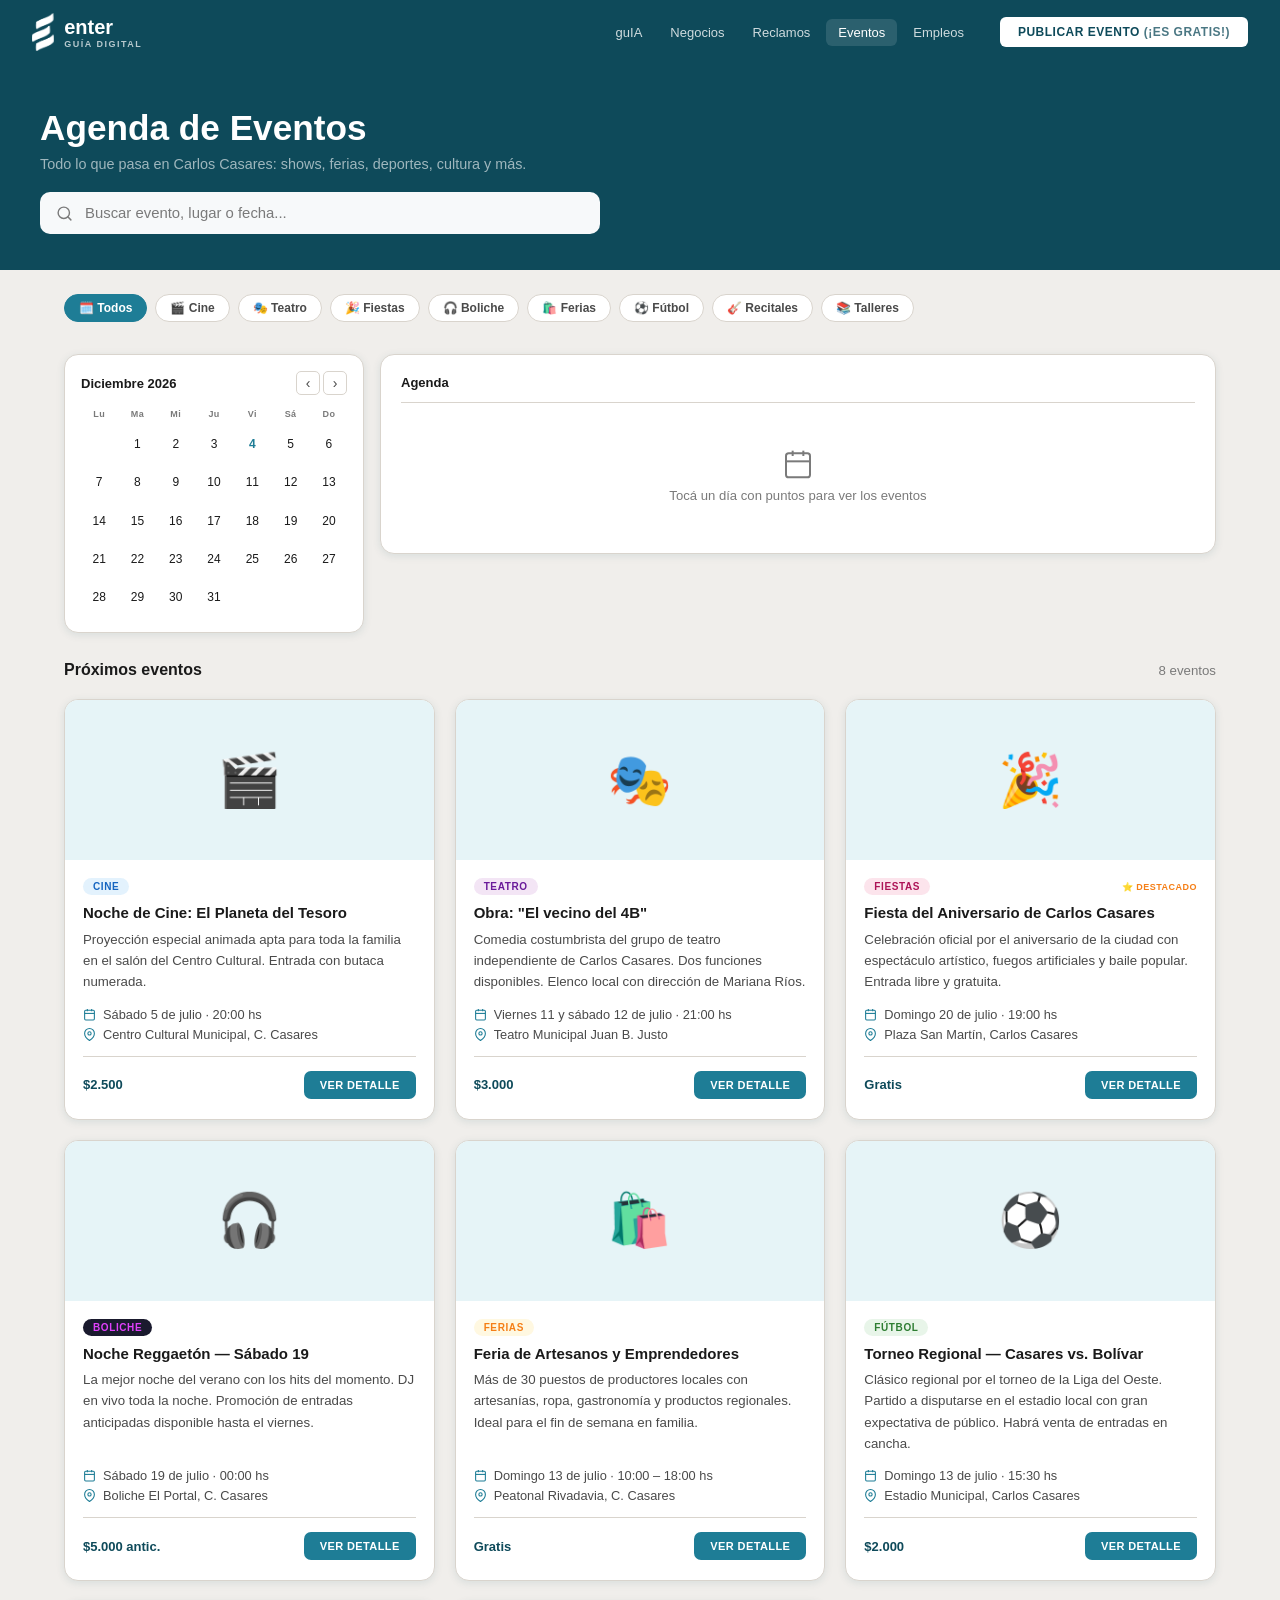
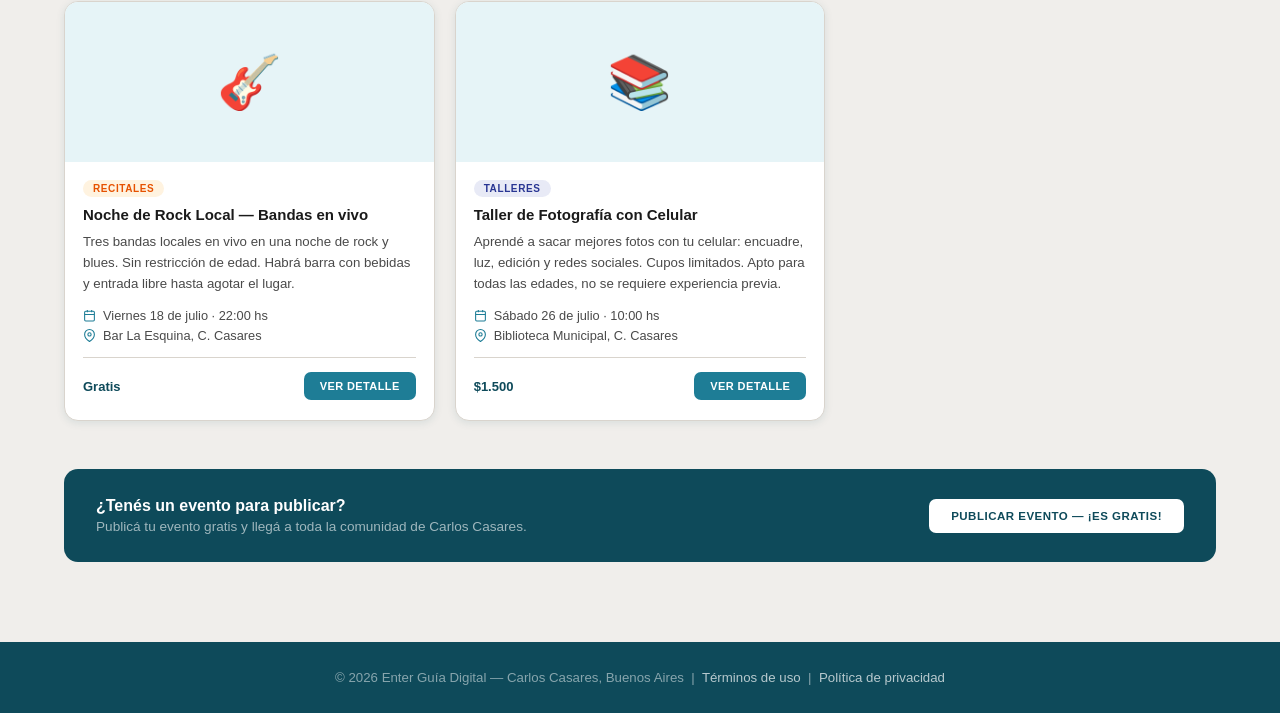
<file: eventos.html>
<!DOCTYPE html>
<html lang="es">
<head>
  <meta charset="UTF-8" />
  <meta http-equiv="Content-Security-Policy" content="default-src 'self'; script-src 'self' 'unsafe-inline' https://unpkg.com https://cdn.jsdelivr.net; style-src 'self' 'unsafe-inline' https://fonts.googleapis.com https://unpkg.com; font-src https://fonts.gstatic.com; img-src 'self' data: https://images.unsplash.com https://*.tile.openstreetmap.org https://unpkg.com; frame-src https://www.google.com; connect-src 'self'; object-src 'none'; base-uri 'self'; form-action 'self'" />
  <meta name="referrer" content="strict-origin-when-cross-origin" />
  <meta name="viewport" content="width=device-width, initial-scale=1.0" />
  <title>Eventos — Enter Guía Digital de Carlos Casares</title>
  <link rel="preconnect" href="https://fonts.googleapis.com" />
  <link rel="preconnect" href="https://fonts.gstatic.com" crossorigin />
  <link href="https://fonts.googleapis.com/css2?family=Montserrat:wght@400;600;700;800&family=Inter:wght@400;500;600&display=swap" rel="stylesheet" />
  <style>
    :root {
      --teal:        #1e7d96;
      --teal-dark:   #145f73;
      --teal-darker: #0e4a5a;
      --teal-pale:   #e6f4f7;
      --gray-bg:     #f0eeeb;
      --gray-border: #d9d4cd;
      --text-dark:   #1a1a1a;
      --text-mid:    #4a4a4a;
      --text-light:  #7a7a7a;
      --white:       #ffffff;
      --shadow-sm:   0 2px 8px rgba(0,0,0,.08);
      --shadow-md:   0 6px 24px rgba(0,0,0,.12);
      --radius:      14px;
      --transition:  .3s cubic-bezier(.4,0,.2,1);
    }
    *, *::before, *::after { box-sizing: border-box; margin: 0; padding: 0; }
    html { scroll-behavior: smooth; }
    body { font-family: 'Inter', sans-serif; background: var(--gray-bg); color: var(--text-dark); }
    a { text-decoration: none; color: inherit; }
    img { display: block; max-width: 100%; }

    /* ── Header ── */
    .header {
      background: transparent;
      height: 64px;
      display: flex;
      align-items: center;
      padding: 0 32px;
      gap: 24px;
      position: fixed;
      top: 0; left: 0; right: 0;
      z-index: 100;
      transition: background var(--transition), box-shadow var(--transition), backdrop-filter var(--transition);
    }
    .header.scrolled {
      background: var(--teal-darker);
      box-shadow: 0 2px 20px rgba(0,0,0,.25);
      backdrop-filter: blur(10px);
    }
    .logo { display: flex; align-items: center; gap: 10px; flex-shrink: 0; }
    .logo img { height: 38px; width: auto; filter: brightness(0) invert(1); }
    .logo-text .name { font-family: 'Montserrat', sans-serif; font-weight: 800; font-size: 20px; color: var(--white); }
    .logo-text .sub { font-size: 9px; color: rgba(255,255,255,.7); letter-spacing: 1.5px; text-transform: uppercase; font-family: 'Montserrat', sans-serif; font-weight: 600; }
    .nav { display: flex; align-items: center; gap: 4px; margin-left: auto; }
    .nav a { font-size: 13px; font-weight: 500; color: rgba(255,255,255,.8); padding: 6px 12px; border-radius: 6px; transition: background var(--transition); font-family: 'Montserrat', sans-serif; }
    .nav a:hover, .nav a.active { background: rgba(255,255,255,.12); color: var(--white); }
    .btn-publicar { font-family: 'Montserrat', sans-serif; font-size: 12px; font-weight: 700; letter-spacing: .5px; text-transform: uppercase; background: var(--white); color: var(--teal-darker); border: none; padding: 8px 18px; border-radius: 6px; cursor: pointer; transition: background var(--transition); white-space: nowrap; }
    .btn-publicar:hover { background: var(--teal-pale); }

    /* ── Hero ── */
    .page-hero {
      background: var(--teal-darker);
      padding: 108px 32px 36px;
      color: var(--white);
    }
    .hero-inner { max-width: 1200px; margin: 0 auto; }
    .page-hero h1 { font-family: 'Montserrat', sans-serif; font-size: clamp(1.6rem, 3vw, 2.2rem); font-weight: 800; margin-bottom: 8px; }
    .page-hero p { font-size: .9rem; color: rgba(255,255,255,.6); margin-bottom: 20px; }
    .search-bar {
      display: flex;
      align-items: center;
      gap: 12px;
      background: rgba(255,255,255,.97);
      border-radius: 10px;
      padding: 0 16px;
      max-width: 560px;
    }
    .search-bar svg { width: 17px; height: 17px; flex-shrink: 0; color: var(--text-light); }
    .search-bar input { flex: 1; border: none; outline: none; font-family: 'Inter', sans-serif; font-size: .93rem; color: var(--text-dark); padding: 13px 0; background: transparent; }
    .search-bar input::placeholder { color: var(--text-light); }

    /* ── Filtros ── */
    .filters-bar {
      max-width: 1200px;
      margin: 24px auto 0;
      padding: 0 24px;
      display: flex;
      flex-wrap: wrap;
      gap: 8px;
    }
    .filter-chip {
      font-family: 'Montserrat', sans-serif;
      font-size: 12px;
      font-weight: 700;
      padding: 6px 14px;
      border-radius: 20px;
      border: 1.5px solid var(--gray-border);
      background: var(--white);
      color: var(--text-mid);
      cursor: pointer;
      transition: all var(--transition);
      display: flex;
      align-items: center;
      gap: 5px;
    }
    .filter-chip:hover, .filter-chip.active { background: var(--teal); border-color: var(--teal); color: var(--white); }

    /* ── Layout ── */
    .layout {
      max-width: 1200px;
      margin: 0 auto;
      padding: 32px 24px 80px;
    }

    .results-header {
      display: flex;
      align-items: center;
      justify-content: space-between;
      margin-bottom: 20px;
    }
    .results-title { font-family: 'Montserrat', sans-serif; font-size: 1rem; font-weight: 800; color: var(--text-dark); }
    .results-count { font-size: .83rem; color: var(--text-light); }

    /* ── Grid de eventos ── */
    .events-grid {
      display: grid;
      grid-template-columns: repeat(3, 1fr);
      gap: 20px;
    }

    /* ── Tarjeta evento ── */
    .event-card {
      background: var(--white);
      border-radius: var(--radius);
      border: 1px solid var(--gray-border);
      overflow: hidden;
      box-shadow: var(--shadow-sm);
      transition: transform var(--transition), box-shadow var(--transition), border-color var(--transition);
      cursor: pointer;
      display: flex;
      flex-direction: column;
    }
    .event-card:hover { transform: translateY(-4px); box-shadow: var(--shadow-md); border-color: var(--teal); }

    .event-img {
      width: 100%;
      height: 160px;
      object-fit: cover;
      background: var(--teal-pale);
      display: flex;
      align-items: center;
      justify-content: center;
      font-size: 52px;
      flex-shrink: 0;
    }

    .event-body { padding: 18px 18px 20px; display: flex; flex-direction: column; flex: 1; }

    .event-cat-row { display: flex; align-items: center; justify-content: space-between; margin-bottom: 8px; }
    .event-cat {
      font-family: 'Montserrat', sans-serif;
      font-size: 10px;
      font-weight: 800;
      letter-spacing: .6px;
      text-transform: uppercase;
      padding: 3px 10px;
      border-radius: 20px;
    }
    .cat-cine     { background: #e3f2fd; color: #1565c0; }
    .cat-teatro   { background: #f3e5f5; color: #6a1b9a; }
    .cat-fiestas  { background: #fce4ec; color: #ad1457; }
    .cat-boliche  { background: #1a1a2e; color: #e040fb; }
    .cat-ferias   { background: #fff8e1; color: #f57f17; }
    .cat-futbol   { background: #e8f5e9; color: #2e7d32; }
    .cat-recitales{ background: #fff3e0; color: #e65100; }
    .cat-talleres { background: #e8eaf6; color: #283593; }

    .event-destacado {
      font-family: 'Montserrat', sans-serif;
      font-size: 9px;
      font-weight: 800;
      letter-spacing: .5px;
      text-transform: uppercase;
      color: #f57f17;
    }

    .event-title {
      font-family: 'Montserrat', sans-serif;
      font-size: 15px;
      font-weight: 800;
      color: var(--text-dark);
      margin-bottom: 6px;
      line-height: 1.3;
    }
    .event-desc {
      font-size: .83rem;
      color: var(--text-mid);
      line-height: 1.6;
      margin-bottom: 14px;
      flex: 1;
    }

    .event-meta { display: flex; flex-direction: column; gap: 5px; margin-bottom: 14px; }
    .event-meta-row {
      display: flex;
      align-items: center;
      gap: 7px;
      font-size: .8rem;
      color: var(--text-mid);
    }
    .event-meta-row svg { width: 13px; height: 13px; flex-shrink: 0; color: var(--teal); }

    .event-footer { display: flex; align-items: center; justify-content: space-between; gap: 10px; border-top: 1px solid var(--gray-border); padding-top: 14px; }
    .event-price {
      font-family: 'Montserrat', sans-serif;
      font-size: 13px;
      font-weight: 800;
      color: var(--teal-darker);
    }
    .event-btn {
      font-family: 'Montserrat', sans-serif;
      font-size: 11px;
      font-weight: 800;
      letter-spacing: .4px;
      text-transform: uppercase;
      background: var(--teal);
      color: var(--white);
      border: none;
      padding: 8px 16px;
      border-radius: 7px;
      cursor: pointer;
      transition: background var(--transition);
      white-space: nowrap;
    }
    .event-btn:hover { background: var(--teal-dark); }

    /* ── Calendario ── */
    .cal-section {
      display: grid;
      grid-template-columns: 300px 1fr;
      gap: 16px;
      margin-bottom: 28px;
      align-items: start;
    }
    .calendar-wrap {
      background: var(--white);
      border-radius: var(--radius);
      border: 1px solid var(--gray-border);
      box-shadow: var(--shadow-sm);
      padding: 16px;
    }
    .cal-header {
      display: flex;
      align-items: center;
      justify-content: space-between;
      margin-bottom: 12px;
    }
    .cal-title {
      font-family: 'Montserrat', sans-serif;
      font-size: 13px;
      font-weight: 800;
      color: var(--text-dark);
      text-transform: capitalize;
    }
    .cal-nav { display: flex; gap: 3px; }
    .cal-nav button {
      background: none;
      border: 1.5px solid var(--gray-border);
      border-radius: 5px;
      width: 24px; height: 24px;
      cursor: pointer;
      display: flex; align-items: center; justify-content: center;
      color: var(--text-mid);
      transition: all var(--transition);
      font-size: 14px;
    }
    .cal-nav button:hover { background: var(--teal-pale); border-color: var(--teal); color: var(--teal); }
    .cal-grid {
      display: grid;
      grid-template-columns: repeat(7, 1fr);
      gap: 2px;
    }
    .cal-dow {
      font-family: 'Montserrat', sans-serif;
      font-size: 9px;
      font-weight: 700;
      color: var(--text-light);
      text-align: center;
      padding: 2px 0 6px;
      letter-spacing: .4px;
    }
    .cal-day {
      aspect-ratio: 1;
      display: flex;
      flex-direction: column;
      align-items: center;
      justify-content: center;
      border-radius: 6px;
      cursor: default;
      font-size: 12px;
      font-weight: 500;
      color: var(--text-dark);
      position: relative;
      transition: background var(--transition), color var(--transition);
      gap: 2px;
      user-select: none;
    }
    .cal-day.has-event { cursor: pointer; }
    .cal-day.has-event:hover { background: var(--teal-pale); }
    .cal-day.today { font-weight: 800; color: var(--teal); }
    .cal-day.has-event .cal-dots {
      display: flex;
      gap: 2px;
      justify-content: center;
    }
    .cal-dot {
      width: 4px; height: 4px;
      border-radius: 50%;
      background: var(--teal);
      flex-shrink: 0;
    }
    .cal-day.selected { background: var(--teal) !important; color: white !important; }
    .cal-day.selected .cal-dot { background: white; }
    .cal-day.other-month { color: var(--gray-border); }
    .cal-day.empty { }

    /* Panel lateral de día seleccionado */
    .cal-panel {
      background: var(--white);
      border-radius: var(--radius);
      border: 1px solid var(--gray-border);
      box-shadow: var(--shadow-sm);
      padding: 20px;
      min-height: 200px;
      display: flex;
      flex-direction: column;
    }
    .cal-panel-title {
      font-family: 'Montserrat', sans-serif;
      font-size: 13px;
      font-weight: 800;
      color: var(--text-dark);
      margin-bottom: 14px;
      padding-bottom: 12px;
      border-bottom: 1px solid var(--gray-border);
      text-transform: capitalize;
    }
    .cal-panel-empty {
      flex: 1;
      display: flex;
      flex-direction: column;
      align-items: center;
      justify-content: center;
      gap: 8px;
      color: var(--text-light);
      text-align: center;
      padding: 20px 0;
    }
    .cal-panel-empty svg { opacity: .25; }
    .cal-panel-empty p { font-size: .82rem; }
    .cal-panel-hint {
      flex: 1;
      display: flex;
      flex-direction: column;
      align-items: center;
      justify-content: center;
      gap: 8px;
      color: var(--text-light);
      text-align: center;
      padding: 20px 0;
      font-size: .82rem;
    }
    .cal-event-item {
      display: flex;
      gap: 12px;
      padding: 12px 0;
      border-bottom: 1px solid var(--gray-border);
    }
    .cal-event-item:last-child { border-bottom: none; padding-bottom: 0; }
    .cal-event-emoji { font-size: 28px; flex-shrink: 0; line-height: 1; }
    .cal-event-info {}
    .cal-event-cat {
      font-family: 'Montserrat', sans-serif;
      font-size: 9px;
      font-weight: 800;
      letter-spacing: .5px;
      text-transform: uppercase;
      padding: 2px 8px;
      border-radius: 20px;
      display: inline-block;
      margin-bottom: 4px;
    }
    .cal-event-name {
      font-family: 'Montserrat', sans-serif;
      font-size: 13px;
      font-weight: 800;
      color: var(--text-dark);
      margin-bottom: 4px;
      line-height: 1.3;
    }
    .cal-event-desc { font-size: .78rem; color: var(--text-mid); line-height: 1.5; margin-bottom: 6px; }
    .cal-event-meta { font-size: .75rem; color: var(--text-light); display: flex; flex-direction: column; gap: 2px; }

    @media (max-width: 700px) {
      .cal-section { grid-template-columns: 1fr; }
    }

    /* ── CTA ── */
    .cta-publicar {
      background: var(--teal-darker);
      border-radius: var(--radius);
      padding: 28px 32px;
      display: flex;
      align-items: center;
      justify-content: space-between;
      gap: 20px;
      margin-top: 48px;
    }
    .cta-publicar h3 { font-family: 'Montserrat', sans-serif; font-size: 1rem; font-weight: 800; color: var(--white); margin-bottom: 4px; }
    .cta-publicar p { font-size: .85rem; color: rgba(255,255,255,.6); }
    .cta-btn { font-family: 'Montserrat', sans-serif; font-size: 11.5px; font-weight: 800; letter-spacing: .5px; text-transform: uppercase; background: var(--white); color: var(--teal-darker); border: none; padding: 11px 22px; border-radius: 7px; cursor: pointer; white-space: nowrap; transition: background var(--transition); }
    .cta-btn:hover { background: var(--teal-pale); }

    /* ── Vacío ── */
    .empty-state { text-align: center; padding: 60px 24px; color: var(--text-light); display: none; }
    .empty-state svg { width: 48px; height: 48px; margin: 0 auto 16px; opacity: .3; }
    .empty-state h3 { font-family: 'Montserrat', sans-serif; font-size: .95rem; font-weight: 700; color: var(--text-mid); margin-bottom: 6px; }

    /* Footer */
    .footer { background: var(--teal-darker); text-align: center; padding: 28px 24px; color: rgba(255,255,255,.5); font-size: .83rem; }
    .footer a { color: rgba(255,255,255,.7); }

    @media (max-width: 900px) {
      .events-grid { grid-template-columns: repeat(2, 1fr); }
      .nav { display: none; }
      .cta-publicar { flex-direction: column; }
    }
    @media (max-width: 520px) {
      .events-grid { grid-template-columns: 1fr; }
      .page-hero { padding: 92px 20px 24px; }
      .layout { padding: 24px 16px 60px; }
    }
  </style>
  <meta name="description" content="Enter, la guía digital de Carlos Casares: negocios, eventos, empleos y reclamos de la ciudad en un solo lugar." />
  <meta name="theme-color" content="#0e4a5a" />
  <link rel="icon" type="image/png" href="./logo.png" />
  <link rel="stylesheet" href="./enter-polish.css" />
</head>
<body>

  <header class="header">
    <a href="./index.html" class="logo">
      <img src="./logo.png" alt="Enter Guía Digital" />
      <div class="logo-text">
        <div class="name">enter</div>
        <div class="sub">guía digital</div>
      </div>
    </a>
    <nav class="nav">
      <a href="./guia.html">guIA</a>
      <a href="./negocios.html">Negocios</a>
      <a href="./reclamos.html">Reclamos</a>
      <a href="./eventos.html" class="active">Eventos</a>
      <a href="./empleos.html">Empleos</a>
    </nav>
    <div>
      <button class="btn-publicar">Publicar evento <span style="opacity:.75;">(¡Es gratis!)</span></button>
    </div>
  </header>

  <div class="page-hero">
    <div class="hero-inner">
      <h1>Agenda de Eventos</h1>
      <p>Todo lo que pasa en Carlos Casares: shows, ferias, deportes, cultura y más.</p>
      <div class="search-bar">
        <svg viewBox="0 0 24 24" fill="none" stroke="currentColor" stroke-width="2" stroke-linecap="round" stroke-linejoin="round"><circle cx="11" cy="11" r="8"/><path d="M21 21l-4.35-4.35"/></svg>
        <input type="text" id="searchInput" placeholder="Buscar evento, lugar o fecha..." />
      </div>
    </div>
  </div>

  <div class="filters-bar">
    <button class="filter-chip active" data-filter="todos">🗓️ Todos</button>
    <button class="filter-chip" data-filter="cine">🎬 Cine</button>
    <button class="filter-chip" data-filter="teatro">🎭 Teatro</button>
    <button class="filter-chip" data-filter="fiestas">🎉 Fiestas</button>
    <button class="filter-chip" data-filter="boliche">🎧 Boliche</button>
    <button class="filter-chip" data-filter="ferias">🛍️ Ferias</button>
    <button class="filter-chip" data-filter="futbol">⚽ Fútbol</button>
    <button class="filter-chip" data-filter="recitales">🎸 Recitales</button>
    <button class="filter-chip" data-filter="talleres">📚 Talleres</button>
  </div>

  <div class="layout">
    <!-- Calendario -->
    <div class="cal-section">
      <div class="calendar-wrap">
        <div class="cal-header">
          <span class="cal-title" id="calTitle"></span>
          <div class="cal-nav">
            <button id="calPrev">&#8249;</button>
            <button id="calNext">&#8250;</button>
          </div>
        </div>
        <div class="cal-grid" id="calGrid"></div>
      </div>

      <div class="cal-panel" id="calPanel">
        <div class="cal-panel-title" id="calPanelTitle">Agenda</div>
        <div class="cal-panel-hint" id="calPanelHint">
          <svg width="32" height="32" viewBox="0 0 24 24" fill="none" stroke="currentColor" stroke-width="1.5"><rect x="3" y="4" width="18" height="18" rx="2"/><line x1="16" y1="2" x2="16" y2="6"/><line x1="8" y1="2" x2="8" y2="6"/><line x1="3" y1="10" x2="21" y2="10"/></svg>
          Tocá un día con puntos para ver los eventos
        </div>
        <div id="calPanelEvents" style="display:none; flex-direction:column;"></div>
      </div>
    </div>

    <div class="results-header">
      <span class="results-title" id="resultsTitle">Próximos eventos</span>
      <span class="results-count" id="resultsCount">8 eventos</span>
    </div>

    <div class="events-grid" id="eventsGrid">

      <!-- CINE -->
      <div class="event-card" data-cat="cine" data-search="cine pelicula animacion familia pantalla grande">
        <div class="event-img">🎬</div>
        <div class="event-body">
          <div class="event-cat-row">
            <span class="event-cat cat-cine">Cine</span>
          </div>
          <div class="event-title">Noche de Cine: El Planeta del Tesoro</div>
          <div class="event-desc">Proyección especial animada apta para toda la familia en el salón del Centro Cultural. Entrada con butaca numerada.</div>
          <div class="event-meta">
            <div class="event-meta-row">
              <svg viewBox="0 0 24 24" fill="none" stroke="currentColor" stroke-width="2"><rect x="3" y="4" width="18" height="18" rx="2"/><line x1="16" y1="2" x2="16" y2="6"/><line x1="8" y1="2" x2="8" y2="6"/><line x1="3" y1="10" x2="21" y2="10"/></svg>
              Sábado 5 de julio · 20:00 hs
            </div>
            <div class="event-meta-row">
              <svg viewBox="0 0 24 24" fill="none" stroke="currentColor" stroke-width="2"><path d="M21 10c0 7-9 13-9 13S3 17 3 10a9 9 0 0118 0z"/><circle cx="12" cy="10" r="3"/></svg>
              Centro Cultural Municipal, C. Casares
            </div>
          </div>
          <div class="event-footer">
            <span class="event-price">$2.500</span>
            <button class="event-btn">Ver detalle</button>
          </div>
        </div>
      </div>

      <!-- TEATRO -->
      <div class="event-card" data-cat="teatro" data-search="teatro obra local actores escena">
        <div class="event-img">🎭</div>
        <div class="event-body">
          <div class="event-cat-row">
            <span class="event-cat cat-teatro">Teatro</span>
          </div>
          <div class="event-title">Obra: "El vecino del 4B"</div>
          <div class="event-desc">Comedia costumbrista del grupo de teatro independiente de Carlos Casares. Dos funciones disponibles. Elenco local con dirección de Mariana Ríos.</div>
          <div class="event-meta">
            <div class="event-meta-row">
              <svg viewBox="0 0 24 24" fill="none" stroke="currentColor" stroke-width="2"><rect x="3" y="4" width="18" height="18" rx="2"/><line x1="16" y1="2" x2="16" y2="6"/><line x1="8" y1="2" x2="8" y2="6"/><line x1="3" y1="10" x2="21" y2="10"/></svg>
              Viernes 11 y sábado 12 de julio · 21:00 hs
            </div>
            <div class="event-meta-row">
              <svg viewBox="0 0 24 24" fill="none" stroke="currentColor" stroke-width="2"><path d="M21 10c0 7-9 13-9 13S3 17 3 10a9 9 0 0118 0z"/><circle cx="12" cy="10" r="3"/></svg>
              Teatro Municipal Juan B. Justo
            </div>
          </div>
          <div class="event-footer">
            <span class="event-price">$3.000</span>
            <button class="event-btn">Ver detalle</button>
          </div>
        </div>
      </div>

      <!-- FIESTAS -->
      <div class="event-card" data-cat="fiestas" data-search="fiesta cumpleaños aniversario celebracion baile">
        <div class="event-img">🎉</div>
        <div class="event-body">
          <div class="event-cat-row">
            <span class="event-cat cat-fiestas">Fiestas</span>
            <span class="event-destacado">⭐ Destacado</span>
          </div>
          <div class="event-title">Fiesta del Aniversario de Carlos Casares</div>
          <div class="event-desc">Celebración oficial por el aniversario de la ciudad con espectáculo artístico, fuegos artificiales y baile popular. Entrada libre y gratuita.</div>
          <div class="event-meta">
            <div class="event-meta-row">
              <svg viewBox="0 0 24 24" fill="none" stroke="currentColor" stroke-width="2"><rect x="3" y="4" width="18" height="18" rx="2"/><line x1="16" y1="2" x2="16" y2="6"/><line x1="8" y1="2" x2="8" y2="6"/><line x1="3" y1="10" x2="21" y2="10"/></svg>
              Domingo 20 de julio · 19:00 hs
            </div>
            <div class="event-meta-row">
              <svg viewBox="0 0 24 24" fill="none" stroke="currentColor" stroke-width="2"><path d="M21 10c0 7-9 13-9 13S3 17 3 10a9 9 0 0118 0z"/><circle cx="12" cy="10" r="3"/></svg>
              Plaza San Martín, Carlos Casares
            </div>
          </div>
          <div class="event-footer">
            <span class="event-price">Gratis</span>
            <button class="event-btn">Ver detalle</button>
          </div>
        </div>
      </div>

      <!-- BOLICHE -->
      <div class="event-card" data-cat="boliche" data-search="boliche disco dj noche electronica reggaeton">
        <div class="event-img">🎧</div>
        <div class="event-body">
          <div class="event-cat-row">
            <span class="event-cat cat-boliche">Boliche</span>
          </div>
          <div class="event-title">Noche Reggaetón — Sábado 19</div>
          <div class="event-desc">La mejor noche del verano con los hits del momento. DJ en vivo toda la noche. Promoción de entradas anticipadas disponible hasta el viernes.</div>
          <div class="event-meta">
            <div class="event-meta-row">
              <svg viewBox="0 0 24 24" fill="none" stroke="currentColor" stroke-width="2"><rect x="3" y="4" width="18" height="18" rx="2"/><line x1="16" y1="2" x2="16" y2="6"/><line x1="8" y1="2" x2="8" y2="6"/><line x1="3" y1="10" x2="21" y2="10"/></svg>
              Sábado 19 de julio · 00:00 hs
            </div>
            <div class="event-meta-row">
              <svg viewBox="0 0 24 24" fill="none" stroke="currentColor" stroke-width="2"><path d="M21 10c0 7-9 13-9 13S3 17 3 10a9 9 0 0118 0z"/><circle cx="12" cy="10" r="3"/></svg>
              Boliche El Portal, C. Casares
            </div>
          </div>
          <div class="event-footer">
            <span class="event-price">$5.000 antic.</span>
            <button class="event-btn">Ver detalle</button>
          </div>
        </div>
      </div>

      <!-- FERIAS -->
      <div class="event-card" data-cat="ferias" data-search="feria artesanal emprendedores productos locales mercado">
        <div class="event-img">🛍️</div>
        <div class="event-body">
          <div class="event-cat-row">
            <span class="event-cat cat-ferias">Ferias</span>
          </div>
          <div class="event-title">Feria de Artesanos y Emprendedores</div>
          <div class="event-desc">Más de 30 puestos de productores locales con artesanías, ropa, gastronomía y productos regionales. Ideal para el fin de semana en familia.</div>
          <div class="event-meta">
            <div class="event-meta-row">
              <svg viewBox="0 0 24 24" fill="none" stroke="currentColor" stroke-width="2"><rect x="3" y="4" width="18" height="18" rx="2"/><line x1="16" y1="2" x2="16" y2="6"/><line x1="8" y1="2" x2="8" y2="6"/><line x1="3" y1="10" x2="21" y2="10"/></svg>
              Domingo 13 de julio · 10:00 – 18:00 hs
            </div>
            <div class="event-meta-row">
              <svg viewBox="0 0 24 24" fill="none" stroke="currentColor" stroke-width="2"><path d="M21 10c0 7-9 13-9 13S3 17 3 10a9 9 0 0118 0z"/><circle cx="12" cy="10" r="3"/></svg>
              Peatonal Rivadavia, C. Casares
            </div>
          </div>
          <div class="event-footer">
            <span class="event-price">Gratis</span>
            <button class="event-btn">Ver detalle</button>
          </div>
        </div>
      </div>

      <!-- FÚTBOL -->
      <div class="event-card" data-cat="futbol" data-search="futbol partido local regional liga torneo">
        <div class="event-img">⚽</div>
        <div class="event-body">
          <div class="event-cat-row">
            <span class="event-cat cat-futbol">Fútbol</span>
          </div>
          <div class="event-title">Torneo Regional — Casares vs. Bolívar</div>
          <div class="event-desc">Clásico regional por el torneo de la Liga del Oeste. Partido a disputarse en el estadio local con gran expectativa de público. Habrá venta de entradas en cancha.</div>
          <div class="event-meta">
            <div class="event-meta-row">
              <svg viewBox="0 0 24 24" fill="none" stroke="currentColor" stroke-width="2"><rect x="3" y="4" width="18" height="18" rx="2"/><line x1="16" y1="2" x2="16" y2="6"/><line x1="8" y1="2" x2="8" y2="6"/><line x1="3" y1="10" x2="21" y2="10"/></svg>
              Domingo 13 de julio · 15:30 hs
            </div>
            <div class="event-meta-row">
              <svg viewBox="0 0 24 24" fill="none" stroke="currentColor" stroke-width="2"><path d="M21 10c0 7-9 13-9 13S3 17 3 10a9 9 0 0118 0z"/><circle cx="12" cy="10" r="3"/></svg>
              Estadio Municipal, Carlos Casares
            </div>
          </div>
          <div class="event-footer">
            <span class="event-price">$2.000</span>
            <button class="event-btn">Ver detalle</button>
          </div>
        </div>
      </div>

      <!-- RECITALES -->
      <div class="event-card" data-cat="recitales" data-search="recital show musica en vivo banda concierto">
        <div class="event-img">🎸</div>
        <div class="event-body">
          <div class="event-cat-row">
            <span class="event-cat cat-recitales">Recitales</span>
          </div>
          <div class="event-title">Noche de Rock Local — Bandas en vivo</div>
          <div class="event-desc">Tres bandas locales en vivo en una noche de rock y blues. Sin restricción de edad. Habrá barra con bebidas y entrada libre hasta agotar el lugar.</div>
          <div class="event-meta">
            <div class="event-meta-row">
              <svg viewBox="0 0 24 24" fill="none" stroke="currentColor" stroke-width="2"><rect x="3" y="4" width="18" height="18" rx="2"/><line x1="16" y1="2" x2="16" y2="6"/><line x1="8" y1="2" x2="8" y2="6"/><line x1="3" y1="10" x2="21" y2="10"/></svg>
              Viernes 18 de julio · 22:00 hs
            </div>
            <div class="event-meta-row">
              <svg viewBox="0 0 24 24" fill="none" stroke="currentColor" stroke-width="2"><path d="M21 10c0 7-9 13-9 13S3 17 3 10a9 9 0 0118 0z"/><circle cx="12" cy="10" r="3"/></svg>
              Bar La Esquina, C. Casares
            </div>
          </div>
          <div class="event-footer">
            <span class="event-price">Gratis</span>
            <button class="event-btn">Ver detalle</button>
          </div>
        </div>
      </div>

      <!-- TALLERES -->
      <div class="event-card" data-cat="talleres" data-search="taller curso clase aprender capacitacion adultos jovenes">
        <div class="event-img">📚</div>
        <div class="event-body">
          <div class="event-cat-row">
            <span class="event-cat cat-talleres">Talleres</span>
          </div>
          <div class="event-title">Taller de Fotografía con Celular</div>
          <div class="event-desc">Aprendé a sacar mejores fotos con tu celular: encuadre, luz, edición y redes sociales. Cupos limitados. Apto para todas las edades, no se requiere experiencia previa.</div>
          <div class="event-meta">
            <div class="event-meta-row">
              <svg viewBox="0 0 24 24" fill="none" stroke="currentColor" stroke-width="2"><rect x="3" y="4" width="18" height="18" rx="2"/><line x1="16" y1="2" x2="16" y2="6"/><line x1="8" y1="2" x2="8" y2="6"/><line x1="3" y1="10" x2="21" y2="10"/></svg>
              Sábado 26 de julio · 10:00 hs
            </div>
            <div class="event-meta-row">
              <svg viewBox="0 0 24 24" fill="none" stroke="currentColor" stroke-width="2"><path d="M21 10c0 7-9 13-9 13S3 17 3 10a9 9 0 0118 0z"/><circle cx="12" cy="10" r="3"/></svg>
              Biblioteca Municipal, C. Casares
            </div>
          </div>
          <div class="event-footer">
            <span class="event-price">$1.500</span>
            <button class="event-btn">Ver detalle</button>
          </div>
        </div>
      </div>

    </div>

    <div class="empty-state" id="emptyState">
      <svg viewBox="0 0 24 24" fill="none" stroke="currentColor" stroke-width="1.5"><rect x="3" y="4" width="18" height="18" rx="2"/><line x1="16" y1="2" x2="16" y2="6"/><line x1="8" y1="2" x2="8" y2="6"/><line x1="3" y1="10" x2="21" y2="10"/></svg>
      <h3>No se encontraron eventos</h3>
      <p>Probá con otra categoría o búsqueda.</p>
    </div>

    <div class="cta-publicar">
      <div>
        <h3>¿Tenés un evento para publicar?</h3>
        <p>Publicá tu evento gratis y llegá a toda la comunidad de Carlos Casares.</p>
      </div>
      <button class="cta-btn">Publicar evento — ¡Es gratis!</button>
    </div>
  </div>

  <footer class="footer">
    <p>© 2026 Enter Guía Digital — Carlos Casares, Buenos Aires &nbsp;|&nbsp; <a href="./terminos.html">Términos de uso</a> &nbsp;|&nbsp; <a href="./privacidad.html">Política de privacidad</a></p>
  </footer>

  <script>
    // ── Datos de eventos por fecha (mes 0-based) ──
    const eventData = {
      '2026-6-5':  [{ cat:'cine',      emoji:'🎬', nombre:'Noche de Cine: El Planeta del Tesoro', desc:'Proyección especial animada apta para toda la familia en el salón del Centro Cultural.', hora:'20:00 hs', lugar:'Centro Cultural Municipal', precio:'$2.500' }],
      '2026-6-11': [{ cat:'teatro',    emoji:'🎭', nombre:'Obra: "El vecino del 4B"', desc:'Comedia costumbrista del grupo de teatro independiente de Carlos Casares. Elenco local.', hora:'21:00 hs', lugar:'Teatro Municipal Juan B. Justo', precio:'$3.000' }],
      '2026-6-12': [{ cat:'teatro',    emoji:'🎭', nombre:'Obra: "El vecino del 4B"', desc:'Segunda función. Comedia costumbrista del grupo de teatro independiente de Carlos Casares.', hora:'21:00 hs', lugar:'Teatro Municipal Juan B. Justo', precio:'$3.000' }],
      '2026-6-13': [
        { cat:'ferias',  emoji:'🛍️', nombre:'Feria de Artesanos y Emprendedores', desc:'Más de 30 puestos de productores locales con artesanías, ropa, gastronomía y productos regionales.', hora:'10:00 – 18:00 hs', lugar:'Peatonal Rivadavia', precio:'Gratis' },
        { cat:'futbol',  emoji:'⚽', nombre:'Casares vs. Bolívar', desc:'Torneo Regional — Clásico regional por la Liga del Oeste. Venta de entradas en cancha.', hora:'15:30 hs', lugar:'Estadio Municipal', precio:'$2.000' },
      ],
      '2026-6-18': [{ cat:'recitales', emoji:'🎸', nombre:'Noche de Rock Local — Bandas en vivo', desc:'Tres bandas locales en vivo en una noche de rock y blues. Sin restricción de edad.', hora:'22:00 hs', lugar:'Bar La Esquina', precio:'Gratis' }],
      '2026-6-19': [{ cat:'boliche',   emoji:'🎧', nombre:'Noche Reggaetón', desc:'DJ en vivo toda la noche. Promoción de entradas anticipadas disponible hasta el viernes.', hora:'00:00 hs', lugar:'Boliche El Portal', precio:'$5.000 antic.' }],
      '2026-6-20': [{ cat:'fiestas',   emoji:'🎉', nombre:'Fiesta del Aniversario de Carlos Casares', desc:'Espectáculo artístico, fuegos artificiales y baile popular. Entrada libre y gratuita.', hora:'19:00 hs', lugar:'Plaza San Martín', precio:'Gratis' }],
      '2026-6-26': [{ cat:'talleres',  emoji:'📚', nombre:'Taller de Fotografía con Celular', desc:'Aprendé a sacar mejores fotos con tu celular: encuadre, luz, edición y redes sociales.', hora:'10:00 hs', lugar:'Biblioteca Municipal', precio:'$1.500' }],
    };

    const catLabels = { cine:'Cine', teatro:'Teatro', fiestas:'Fiestas', boliche:'Boliche', ferias:'Ferias', futbol:'Fútbol', recitales:'Recitales', talleres:'Talleres' };
    const catClasses = { cine:'cat-cine', teatro:'cat-teatro', fiestas:'cat-fiestas', boliche:'cat-boliche', ferias:'cat-ferias', futbol:'cat-futbol', recitales:'cat-recitales', talleres:'cat-talleres' };

    // ── Calendario ──
    let calYear, calMonth, selectedDate = null;

    function buildCalendar(year, month) {
      calYear = year; calMonth = month;
      const meses = ['Enero','Febrero','Marzo','Abril','Mayo','Junio','Julio','Agosto','Septiembre','Octubre','Noviembre','Diciembre'];
      document.getElementById('calTitle').textContent = meses[month] + ' ' + year;

      const grid = document.getElementById('calGrid');
      grid.innerHTML = '';

      ['Lu','Ma','Mi','Ju','Vi','Sá','Do'].forEach(d => {
        const el = document.createElement('div');
        el.className = 'cal-dow';
        el.textContent = d;
        grid.appendChild(el);
      });

      const firstDay = new Date(year, month, 1).getDay();
      const startOffset = (firstDay === 0) ? 6 : firstDay - 1;
      const daysInMonth = new Date(year, month + 1, 0).getDate();
      const today = new Date();

      for (let i = 0; i < startOffset; i++) {
        const el = document.createElement('div');
        el.className = 'cal-day empty';
        grid.appendChild(el);
      }

      for (let d = 1; d <= daysInMonth; d++) {
        const el = document.createElement('div');
        el.className = 'cal-day';
        el.innerHTML = `<span>${d}</span><div class="cal-dots"></div>`;

        const key = `${year}-${month}-${d}`;
        const isToday = today.getFullYear() === year && today.getMonth() === month && today.getDate() === d;
        const events = eventData[key];

        if (isToday) el.classList.add('today');
        if (events) {
          el.classList.add('has-event');
          events.slice(0, 3).forEach(() => {
            const dot = document.createElement('div');
            dot.className = 'cal-dot';
            el.querySelector('.cal-dots').appendChild(dot);
          });
          el.addEventListener('click', () => selectDay(d, key, el));
        }
        if (selectedDate === key) el.classList.add('selected');
        grid.appendChild(el);
      }
    }

    function selectDay(d, key, el) {
      selectedDate = (selectedDate === key) ? null : key;
      document.querySelectorAll('.cal-day').forEach(c => c.classList.remove('selected'));
      if (selectedDate) el.classList.add('selected');
      renderPanel();
    }

    function renderPanel() {
      const hint = document.getElementById('calPanelHint');
      const eventsEl = document.getElementById('calPanelEvents');
      const title = document.getElementById('calPanelTitle');
      const meses = ['enero','febrero','marzo','abril','mayo','junio','julio','agosto','septiembre','octubre','noviembre','diciembre'];

      if (!selectedDate) {
        title.textContent = 'Agenda';
        hint.style.display = 'flex';
        eventsEl.style.display = 'none';
        eventsEl.innerHTML = '';
        return;
      }

      const [y, m, d] = selectedDate.split('-');
      const eventos = eventData[selectedDate];
      title.textContent = `${d} de ${meses[parseInt(m)]}`;

      if (!eventos || eventos.length === 0) {
        hint.innerHTML = `<svg width="32" height="32" viewBox="0 0 24 24" fill="none" stroke="currentColor" stroke-width="1.5"><rect x="3" y="4" width="18" height="18" rx="2"/><line x1="16" y1="2" x2="16" y2="6"/><line x1="8" y1="2" x2="8" y2="6"/><line x1="3" y1="10" x2="21" y2="10"/></svg><p>No hay eventos disponibles para este día.</p>`;
        hint.style.display = 'flex';
        eventsEl.style.display = 'none';
        return;
      }

      hint.style.display = 'none';
      eventsEl.style.display = 'flex';
      eventsEl.innerHTML = eventos.map(ev => `
        <div class="cal-event-item">
          <div class="cal-event-emoji">${ev.emoji}</div>
          <div class="cal-event-info">
            <span class="cal-event-cat ${catClasses[ev.cat]}">${catLabels[ev.cat]}</span>
            <div class="cal-event-name">${ev.nombre}</div>
            <div class="cal-event-desc">${ev.desc}</div>
            <div class="cal-event-meta">
              <span>🕐 ${ev.hora}</span>
              <span>📍 ${ev.lugar}</span>
              <span>🎟️ ${ev.precio}</span>
            </div>
          </div>
        </div>
      `).join('');
    }

    document.getElementById('calPrev').addEventListener('click', () => {
      calMonth--;
      if (calMonth < 0) { calMonth = 11; calYear--; }
      selectedDate = null;
      buildCalendar(calYear, calMonth);
      renderPanel();
    });
    document.getElementById('calNext').addEventListener('click', () => {
      calMonth++;
      if (calMonth > 11) { calMonth = 0; calYear++; }
      selectedDate = null;
      buildCalendar(calYear, calMonth);
      renderPanel();
    });

    const now = new Date();
    buildCalendar(now.getFullYear(), now.getMonth());
    renderPanel();

    // ── Filtros y búsqueda ──
    // ── Header transparente/con fondo al hacer scroll ──
    const headerEl = document.querySelector('.header');
    window.addEventListener('scroll', () => {
      headerEl.classList.toggle('scrolled', window.scrollY > 10);
    });

    const cards = document.querySelectorAll('.event-card');
    const chips = document.querySelectorAll('.filter-chip');
    const resultsCount = document.getElementById('resultsCount');
    const resultsTitle = document.getElementById('resultsTitle');
    const emptyState = document.getElementById('emptyState');
    const grid = document.getElementById('eventsGrid');

    function updateCount(visible) {
      resultsCount.textContent = visible + ' evento' + (visible !== 1 ? 's' : '');
      emptyState.style.display = visible === 0 ? 'block' : 'none';
      grid.style.display = visible === 0 ? 'none' : 'grid';
    }

    function countVisible() {
      let v = 0;
      cards.forEach(c => { if (c.style.display !== 'none') v++; });
      updateCount(v);
    }

    chips.forEach(chip => {
      chip.addEventListener('click', () => {
        chips.forEach(c => c.classList.remove('active'));
        chip.classList.add('active');
        document.getElementById('searchInput').value = '';
        const filter = chip.dataset.filter;
        let visible = 0;
        cards.forEach(card => {
          const show = filter === 'todos' || card.dataset.cat === filter;
          card.style.display = show ? '' : 'none';
          if (show) visible++;
        });
        const label = chip.textContent.replace(/^.\s/, '');
        resultsTitle.textContent = filter === 'todos' ? 'Próximos eventos' : label;
        updateCount(visible);
      });
    });

    document.getElementById('searchInput').addEventListener('input', function () {
      const q = this.value.toLowerCase().trim();
      chips.forEach(c => c.classList.remove('active'));
      document.querySelector('[data-filter="todos"]').classList.add('active');
      let visible = 0;
      cards.forEach(card => {
        const text = (card.dataset.search + ' ' + card.textContent).toLowerCase();
        const show = !q || text.includes(q);
        card.style.display = show ? '' : 'none';
        if (show) visible++;
      });
      resultsTitle.textContent = q ? `Resultados para "${this.value}"` : 'Próximos eventos';
      updateCount(visible);
    });
  </script>
</body>
</html>
</file>
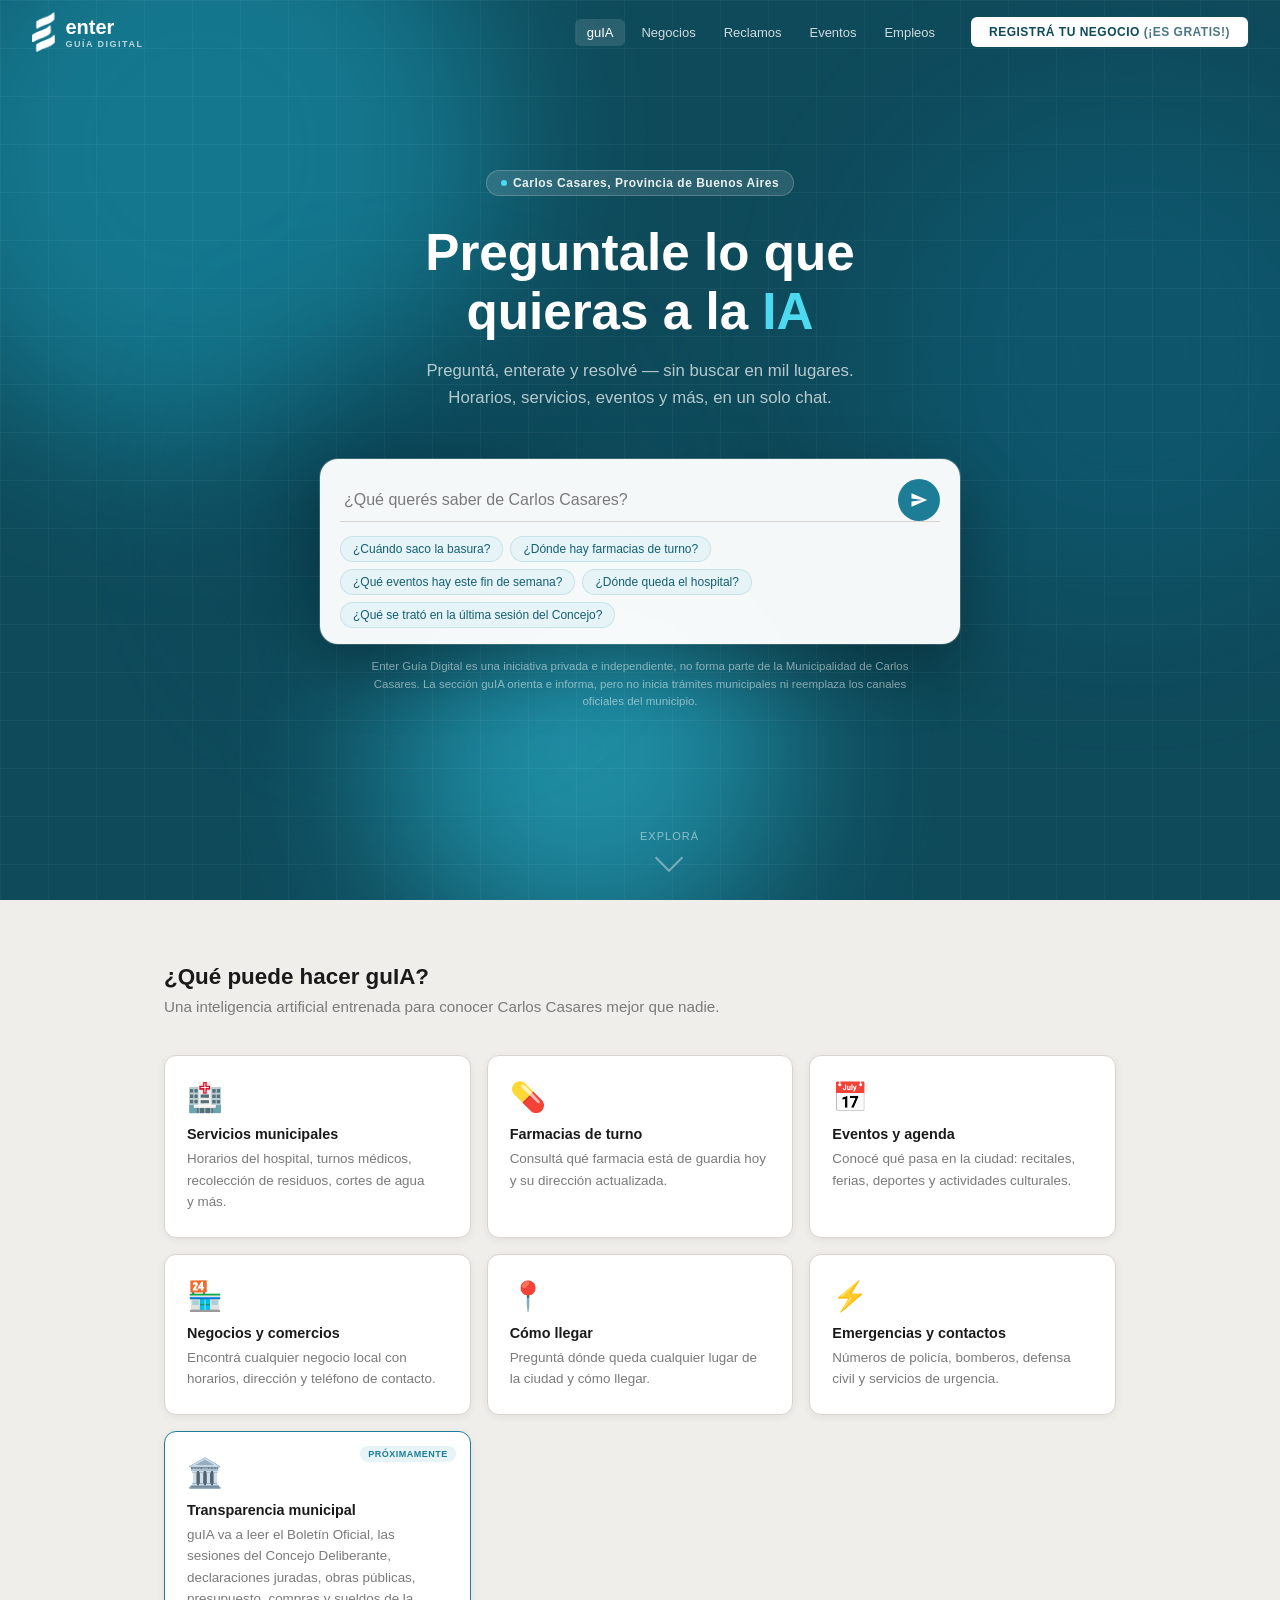
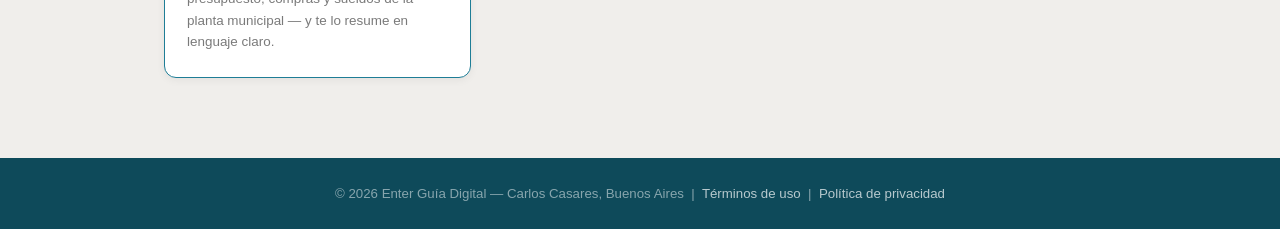
<file: guia.html>
﻿<!DOCTYPE html>
<html lang="es">
<head>
  <meta charset="UTF-8" />
  <meta http-equiv="Content-Security-Policy" content="default-src 'self'; script-src 'self' 'unsafe-inline' https://unpkg.com https://cdn.jsdelivr.net; style-src 'self' 'unsafe-inline' https://fonts.googleapis.com https://unpkg.com; font-src https://fonts.gstatic.com; img-src 'self' data: https://images.unsplash.com https://*.tile.openstreetmap.org https://unpkg.com; frame-src https://www.google.com; connect-src 'self'; object-src 'none'; base-uri 'self'; form-action 'self'" />
  <meta name="referrer" content="strict-origin-when-cross-origin" />
  <meta name="viewport" content="width=device-width, initial-scale=1.0" />
  <title>guIA — Enter Guía Digital de Carlos Casares</title>
  <link rel="preconnect" href="https://fonts.googleapis.com" />
  <link rel="preconnect" href="https://fonts.gstatic.com" crossorigin />
  <link href="https://fonts.googleapis.com/css2?family=Montserrat:wght@400;600;700;800&family=Inter:wght@400;500;600&display=swap" rel="stylesheet" />
  <style>
    :root {
      --teal:        #1e7d96;
      --teal-dark:   #145f73;
      --teal-darker: #0e4a5a;
      --teal-light:  #4db3cc;
      --teal-pale:   #e6f4f7;
      --gray-bg:     #f0eeeb;
      --gray-border: #d9d4cd;
      --text-dark:   #1a1a1a;
      --text-mid:    #4a4a4a;
      --text-light:  #7a7a7a;
      --white:       #ffffff;
      --transition:  .3s cubic-bezier(.4,0,.2,1);
    }
    *, *::before, *::after { box-sizing: border-box; margin: 0; padding: 0; }
    html { scroll-behavior: smooth; }
    body { font-family: 'Inter', sans-serif; background: var(--gray-bg); color: var(--text-dark); overflow-x: hidden; }
    a { text-decoration: none; color: inherit; }
    img { display: block; max-width: 100%; }

    /* ── Header ── */
    .header {
      position: fixed; top: 0; left: 0; right: 0; z-index: 100;
      background: transparent;
      height: 64px;
      display: flex; align-items: center;
      padding: 0 32px; gap: 24px;
      transition: background var(--transition), box-shadow var(--transition), backdrop-filter var(--transition);
    }
    .header.scrolled {
      background: var(--teal-darker);
      box-shadow: 0 2px 20px rgba(0,0,0,.25);
      backdrop-filter: blur(10px);
    }
    .logo { display: flex; align-items: center; gap: 10px; flex-shrink: 0; }
    .logo img { height: 40px; width: auto; filter: brightness(0) invert(1); }
    .logo-text .name { font-family: 'Montserrat', sans-serif; font-weight: 800; font-size: 20px; color: var(--white); }
    .logo-text .sub { font-size: 9px; color: rgba(255,255,255,.7); letter-spacing: 1.5px; text-transform: uppercase; font-family: 'Montserrat', sans-serif; font-weight: 600; }
    .nav { display: flex; align-items: center; gap: 4px; margin-left: auto; }
    .nav a { font-size: 13px; font-weight: 500; color: rgba(255,255,255,.8); padding: 6px 12px; border-radius: 6px; transition: background var(--transition); font-family: 'Montserrat', sans-serif; }
    .nav a:hover, .nav a.active { background: rgba(255,255,255,.12); color: var(--white); }
    .btn-registrar { font-family: 'Montserrat', sans-serif; font-size: 12px; font-weight: 700; letter-spacing: .5px; text-transform: uppercase; background: var(--white); color: var(--teal-darker); border: none; padding: 8px 18px; border-radius: 6px; cursor: pointer; transition: background var(--transition); white-space: nowrap; }
    .btn-registrar:hover { background: var(--teal-pale); }

    /* ── Hero ── */
    .hero {
      position: relative;
      min-height: 100vh;
      display: flex; flex-direction: column;
      align-items: center; justify-content: center;
      padding: 80px 24px 100px;
      overflow: hidden;
      background: var(--teal-darker);
    }
    .hero-bg { position: absolute; inset: 0; overflow: hidden; }
    .blob { position: absolute; border-radius: 50%; filter: blur(80px); opacity: .55; animation: blobMove 12s ease-in-out infinite alternate; }
    .blob-1 { width: 600px; height: 600px; background: #1a9cb8; top: -150px; left: -100px; animation-delay: 0s; }
    .blob-2 { width: 500px; height: 500px; background: #0e5f7a; top: 100px; right: -100px; animation-delay: -4s; }
    .blob-3 { width: 400px; height: 400px; background: #2ec4e0; bottom: -50px; left: 30%; animation-delay: -8s; }
    .blob-4 { width: 300px; height: 300px; background: #083d4f; top: 40%; left: 20%; animation-delay: -2s; }
    @keyframes blobMove {
      0%   { transform: translate(0,0) scale(1); }
      33%  { transform: translate(30px,-20px) scale(1.05); }
      66%  { transform: translate(-20px,30px) scale(.97); }
      100% { transform: translate(15px,10px) scale(1.02); }
    }
    .hero-grid {
      position: absolute; inset: 0;
      background-image: linear-gradient(rgba(255,255,255,.04) 1px, transparent 1px), linear-gradient(90deg, rgba(255,255,255,.04) 1px, transparent 1px);
      background-size: 48px 48px;
      pointer-events: none;
    }
    .hero-content { position: relative; z-index: 2; text-align: center; max-width: 720px; }
    .hero-badge {
      display: inline-flex; align-items: center; gap: 6px;
      background: rgba(255,255,255,.12); border: 1px solid rgba(255,255,255,.2);
      border-radius: 20px; padding: 5px 14px;
      font-size: 12px; font-weight: 600; color: rgba(255,255,255,.9);
      font-family: 'Montserrat', sans-serif; letter-spacing: .5px;
      margin-bottom: 28px; backdrop-filter: blur(8px);
      animation: fadeDown .7s ease both;
    }
    .hero-badge .dot { width: 6px; height: 6px; border-radius: 50%; background: #4dd9f0; animation: pulse 2s ease infinite; }
    @keyframes pulse { 0%, 100% { opacity: 1; transform: scale(1); } 50% { opacity: .6; transform: scale(1.3); } }
    .hero-title { font-family: 'Montserrat', sans-serif; font-size: clamp(2rem, 5vw, 3.2rem); font-weight: 800; color: var(--white); line-height: 1.15; margin-bottom: 16px; animation: fadeDown .7s .1s ease both; }
    .hero-title span { color: #4dd9f0; }
    .hero-sub { font-size: clamp(.9rem, 2vw, 1.05rem); color: rgba(255,255,255,.7); line-height: 1.6; margin-bottom: 48px; text-align: center;
      animation: fadeDown .7s .2s ease both; }
    @keyframes fadeDown { from { opacity: 0; transform: translateY(-16px); } to { opacity: 1; transform: none; } }
    @keyframes fadeUp { from { opacity: 0; transform: translateY(20px); } to { opacity: 1; transform: none; } }

    /* Chat box */
    .chat-box {
      background: rgba(255,255,255,.96); border-radius: 18px;
      box-shadow: 0 24px 64px rgba(0,0,0,.3), 0 0 0 1px rgba(255,255,255,.2);
      padding: 20px 20px 16px; width: 100%; max-width: 640px;
      margin-left: auto; margin-right: auto;
      animation: fadeUp .7s .3s ease both;
      transition: box-shadow var(--transition), transform var(--transition);
    }
    .chat-box:focus-within { box-shadow: 0 28px 72px rgba(0,0,0,.35), 0 0 0 2px var(--teal-light); transform: translateY(-2px); }
    .ia-disclaimer { font-size: 11.5px; color: rgba(255,255,255,.5); max-width: 560px; line-height: 1.5; margin: 14px auto 0; text-align: center; animation: fadeUp .7s .35s ease both; }
    .chat-label { font-size: 11px; font-weight: 600; text-transform: uppercase; letter-spacing: 1px; color: var(--teal); font-family: 'Montserrat', sans-serif; margin-bottom: 8px; padding: 0 4px; }
    .chat-input-row { display: flex; align-items: center; gap: 10px; }
    .chat-input { flex: 1; border: none; outline: none; font-size: 16px; font-family: 'Inter', sans-serif; color: var(--text-dark); background: transparent; padding: 6px 4px; caret-color: var(--teal); }
    .chat-input::placeholder { color: var(--text-light); }
    .chat-send { width: 42px; height: 42px; border-radius: 50%; background: var(--teal); border: none; cursor: pointer; display: flex; align-items: center; justify-content: center; flex-shrink: 0; transition: background var(--transition), transform var(--transition), box-shadow var(--transition); }
    .chat-send:hover { background: var(--teal-dark); transform: scale(1.08); box-shadow: 0 4px 16px rgba(30,125,150,.5); }
    .chat-send svg { width: 18px; height: 18px; fill: white; }
    .chat-suggestions { display: flex; flex-wrap: wrap; gap: 7px; padding-top: 14px; border-top: 1px solid var(--gray-border); }
    .chip { font-size: 12px; font-family: 'Inter', sans-serif; color: var(--teal-dark); background: var(--teal-pale); border: 1px solid rgba(30,125,150,.15); border-radius: 20px; padding: 5px 12px; cursor: pointer; transition: background var(--transition), transform var(--transition); white-space: nowrap; }
    .chip:hover { background: #c8e9f0; transform: translateY(-1px); }

    /* Respuesta IA */
    .chat-response {
      margin-top: 14px;
      padding-top: 14px;
      border-top: 1px solid var(--gray-border);
      text-align: left;
      font-size: .9rem;
      color: var(--text-mid);
      line-height: 1.65;
      display: none;
    }
    .chat-response.visible { display: block; }
    .chat-response .resp-label { font-size: 10px; font-weight: 700; text-transform: uppercase; letter-spacing: 1px; color: var(--teal); font-family: 'Montserrat', sans-serif; margin-bottom: 6px; }
    .chat-response .typing::after { content: '▍'; animation: blink .8s step-end infinite; }
    @keyframes blink { 50% { opacity: 0; } }

    /* Scroll hint */
    .scroll-hint { position: absolute; bottom: 32px; left: 50%; transform: translateX(-50%); z-index: 2; display: flex; flex-direction: column; align-items: center; gap: 6px; color: rgba(255,255,255,.5); font-size: 11px; font-family: 'Montserrat', sans-serif; letter-spacing: 1px; text-transform: uppercase; animation: fadeDown .7s .8s ease both; }
    .scroll-hint .arrow { width: 20px; height: 20px; border-right: 2px solid rgba(255,255,255,.4); border-bottom: 2px solid rgba(255,255,255,.4); transform: rotate(45deg); animation: bounce 2s ease infinite; }
    @keyframes bounce { 0%, 100% { transform: rotate(45deg) translateY(0); } 50% { transform: rotate(45deg) translateY(5px); } }

    /* ── Sección info ── */
    .info-section { max-width: 1000px; margin: 0 auto; padding: 64px 24px 80px; }
    .info-section h2 { font-family: 'Montserrat', sans-serif; font-size: 1.4rem; font-weight: 800; color: var(--text-dark); margin-bottom: 8px; }
    .info-section .lead { font-size: .95rem; color: var(--text-light); margin-bottom: 40px; }
    .features-grid { display: grid; grid-template-columns: repeat(auto-fill, minmax(260px, 1fr)); gap: 16px; }
    .feature-card { background: var(--white); border-radius: 12px; border: 1px solid var(--gray-border); padding: 24px 22px; box-shadow: 0 2px 8px rgba(0,0,0,.06); }
    .feature-icon { font-size: 1.8rem; margin-bottom: 12px; }
    .feature-card h3 { font-family: 'Montserrat', sans-serif; font-size: .9rem; font-weight: 800; color: var(--text-dark); margin-bottom: 6px; }
    .feature-card p { font-size: .84rem; color: var(--text-light); line-height: 1.6; }

    /* Footer */
    .footer { background: var(--teal-darker); text-align: center; padding: 28px 24px; color: rgba(255,255,255,.5); font-size: .83rem; }
    .footer a { color: rgba(255,255,255,.7); }

    @media (max-width: 860px) { .nav { display: none; } }
  </style>
  <meta name="description" content="Enter, la guía digital de Carlos Casares: negocios, eventos, empleos y reclamos de la ciudad en un solo lugar." />
  <meta name="theme-color" content="#0e4a5a" />
  <link rel="icon" type="image/png" href="./logo.png" />
  <link rel="stylesheet" href="./enter-polish.css" />
</head>
<body>

  <header class="header">
    <a href="./index.html" class="logo">
      <img src="./logo.png" alt="Enter Guía Digital" />
      <div class="logo-text">
        <div class="name">enter</div>
        <div class="sub">guía digital</div>
      </div>
    </a>
    <nav class="nav">
      <a href="./guia.html" class="active">guIA</a>
      <a href="./negocios.html">Negocios</a>
      <a href="./index.html#reclamos">Reclamos</a>
      <a href="./index.html#eventos">Eventos</a>
      <a href="./empleos.html">Empleos</a>
    </nav>
    <div>
      <a href="./registro-negocio.html"><button class="btn-registrar">Registrá tu negocio <span style="opacity:.75;">(¡Es gratis!)</span></button></a>
    </div>
  </header>

  <!-- ── Hero ── -->
  <section class="hero">
    <div class="hero-bg">
      <div class="blob blob-1"></div>
      <div class="blob blob-2"></div>
      <div class="blob blob-3"></div>
      <div class="blob blob-4"></div>
    </div>
    <div class="hero-grid"></div>

    <div class="hero-content">
      <div class="hero-badge">
        <span class="dot"></span>
        Carlos Casares, Provincia de Buenos Aires
      </div>

      <h1 class="hero-title">
        Preguntale lo que<br>
        quieras a la <span>IA</span>
      </h1>

      <p class="hero-sub">
        Preguntá, enterate y resolvé — sin buscar en mil lugares.<br>
        Horarios, servicios, eventos y más, en un solo chat.
      </p>

      <div class="chat-box">
        <div class="chat-input-row">
          <input class="chat-input" type="text" id="chatInput" placeholder="¿Qué querés saber de Carlos Casares?" />
          <button class="chat-send" onclick="sendChat()">
            <svg viewBox="0 0 24 24"><path d="M2.01 21L23 12 2.01 3 2 10l15 2-15 2z"/></svg>
          </button>
        </div>
        <div class="chat-suggestions">
          <span class="chip" onclick="setChat(this)">¿Cuándo saco la basura?</span>
          <span class="chip" onclick="setChat(this)">¿Dónde hay farmacias de turno?</span>
          <span class="chip" onclick="setChat(this)">¿Qué eventos hay este fin de semana?</span>
          <span class="chip" onclick="setChat(this)">¿Dónde queda el hospital?</span>
          <span class="chip" onclick="setChat(this)">¿Qué se trató en la última sesión del Concejo?</span>
        </div>
        <div class="chat-response" id="chatResponse">
          <div class="resp-label">guIA responde</div>
          <div id="respText"></div>
        </div>
      </div>

      <p class="ia-disclaimer">Enter Guía Digital es una iniciativa privada e independiente, no forma parte de la Municipalidad de Carlos Casares. La sección guIA orienta e informa, pero no inicia trámites municipales ni reemplaza los canales oficiales del municipio.</p>
    </div>

    <div class="scroll-hint">
      <span>Explorá</span>
      <div class="arrow"></div>
    </div>
  </section>

  <!-- ── Qué puede hacer guIA ── -->
  <div class="info-section">
    <h2>¿Qué puede hacer guIA?</h2>
    <p class="lead">Una inteligencia artificial entrenada para conocer Carlos Casares mejor que nadie.</p>
    <div class="features-grid">
      <div class="feature-card">
        <div class="feature-icon">🏥</div>
        <h3>Servicios municipales</h3>
        <p>Horarios del hospital, turnos médicos, recolección de residuos, cortes de agua y más.</p>
      </div>
      <div class="feature-card">
        <div class="feature-icon">💊</div>
        <h3>Farmacias de turno</h3>
        <p>Consultá qué farmacia está de guardia hoy y su dirección actualizada.</p>
      </div>
      <div class="feature-card">
        <div class="feature-icon">📅</div>
        <h3>Eventos y agenda</h3>
        <p>Conocé qué pasa en la ciudad: recitales, ferias, deportes y actividades culturales.</p>
      </div>
      <div class="feature-card">
        <div class="feature-icon">🏪</div>
        <h3>Negocios y comercios</h3>
        <p>Encontrá cualquier negocio local con horarios, dirección y teléfono de contacto.</p>
      </div>
      <div class="feature-card">
        <div class="feature-icon">📍</div>
        <h3>Cómo llegar</h3>
        <p>Preguntá dónde queda cualquier lugar de la ciudad y cómo llegar.</p>
      </div>
      <div class="feature-card">
        <div class="feature-icon">⚡</div>
        <h3>Emergencias y contactos</h3>
        <p>Números de policía, bomberos, defensa civil y servicios de urgencia.</p>
      </div>
      <div class="feature-card" style="border-color: var(--teal); position: relative;">
        <span style="position:absolute; top:14px; right:14px; font-family:'Montserrat',sans-serif; font-size:9px; font-weight:800; letter-spacing:.5px; text-transform:uppercase; color:var(--teal); background:var(--teal-pale); padding:3px 8px; border-radius:20px;">Próximamente</span>
        <div class="feature-icon">🏛️</div>
        <h3>Transparencia municipal</h3>
        <p>guIA va a leer el Boletín Oficial, las sesiones del Concejo Deliberante, declaraciones juradas, obras públicas, presupuesto, compras y sueldos de la planta municipal — y te lo resume en lenguaje claro.</p>
      </div>
    </div>
  </div>

  <footer class="footer">
    <p>© 2026 Enter Guía Digital — Carlos Casares, Buenos Aires &nbsp;|&nbsp; <a href="./terminos.html">Términos de uso</a> &nbsp;|&nbsp; <a href="./privacidad.html">Política de privacidad</a></p>
  </footer>

  <script>
    function setChat(el) {
      document.getElementById('chatInput').value = el.textContent;
      document.getElementById('chatInput').focus();
    }

    const transparenciaKeywords = [
      'concejo', 'deliberante', 'sesión', 'sesion', 'boletín', 'boletin', 'oficial',
      'declaración jurada', 'declaracion jurada', 'ddjj', 'obra pública', 'obra publica',
      'presupuesto', 'licitación', 'licitacion', 'compra', 'sueldo', 'sueldos',
      'planta municipal', 'funcionario', 'intendente', 'transparencia', 'gasto público', 'gasto publico'
    ];

    function sendChat() {
      const input = document.getElementById('chatInput');
      const q = input.value.trim();
      if (!q) return;
      const resp = document.getElementById('chatResponse');
      const text = document.getElementById('respText');
      resp.classList.add('visible');
      text.textContent = '';
      text.classList.add('typing');

      const qLower = q.toLowerCase();
      const esTransparencia = transparenciaKeywords.some(k => qLower.includes(k));

      setTimeout(() => {
        text.classList.remove('typing');
        if (esTransparencia) {
          text.innerHTML = 'Estamos trabajando en sumar un módulo de <strong>Transparencia Municipal</strong>: guIA va a leer el Boletín Oficial, las actas del Concejo Deliberante, las declaraciones juradas de funcionarios, las obras públicas, el presupuesto votado, las compras y los sueldos de la planta municipal — y te lo va a resumir en lenguaje claro, todos los días. Por ahora esta función todavía no está activa, pero ya está en desarrollo. 🏛️';
        } else {
          text.textContent = 'Esta función estará disponible próximamente. Por ahora, podés explorar la Guía de Negocios o la sección de Eventos para encontrar lo que buscás.';
        }
      }, 1200);
    }

    document.getElementById('chatInput').addEventListener('keydown', e => {
      if (e.key === 'Enter') sendChat();
    });

    // ── Header transparente/con fondo al hacer scroll ──
    const headerEl = document.querySelector('.header');
    window.addEventListener('scroll', () => {
      headerEl.classList.toggle('scrolled', window.scrollY > 10);
    });
  </script>
</body>
</html>
</file>
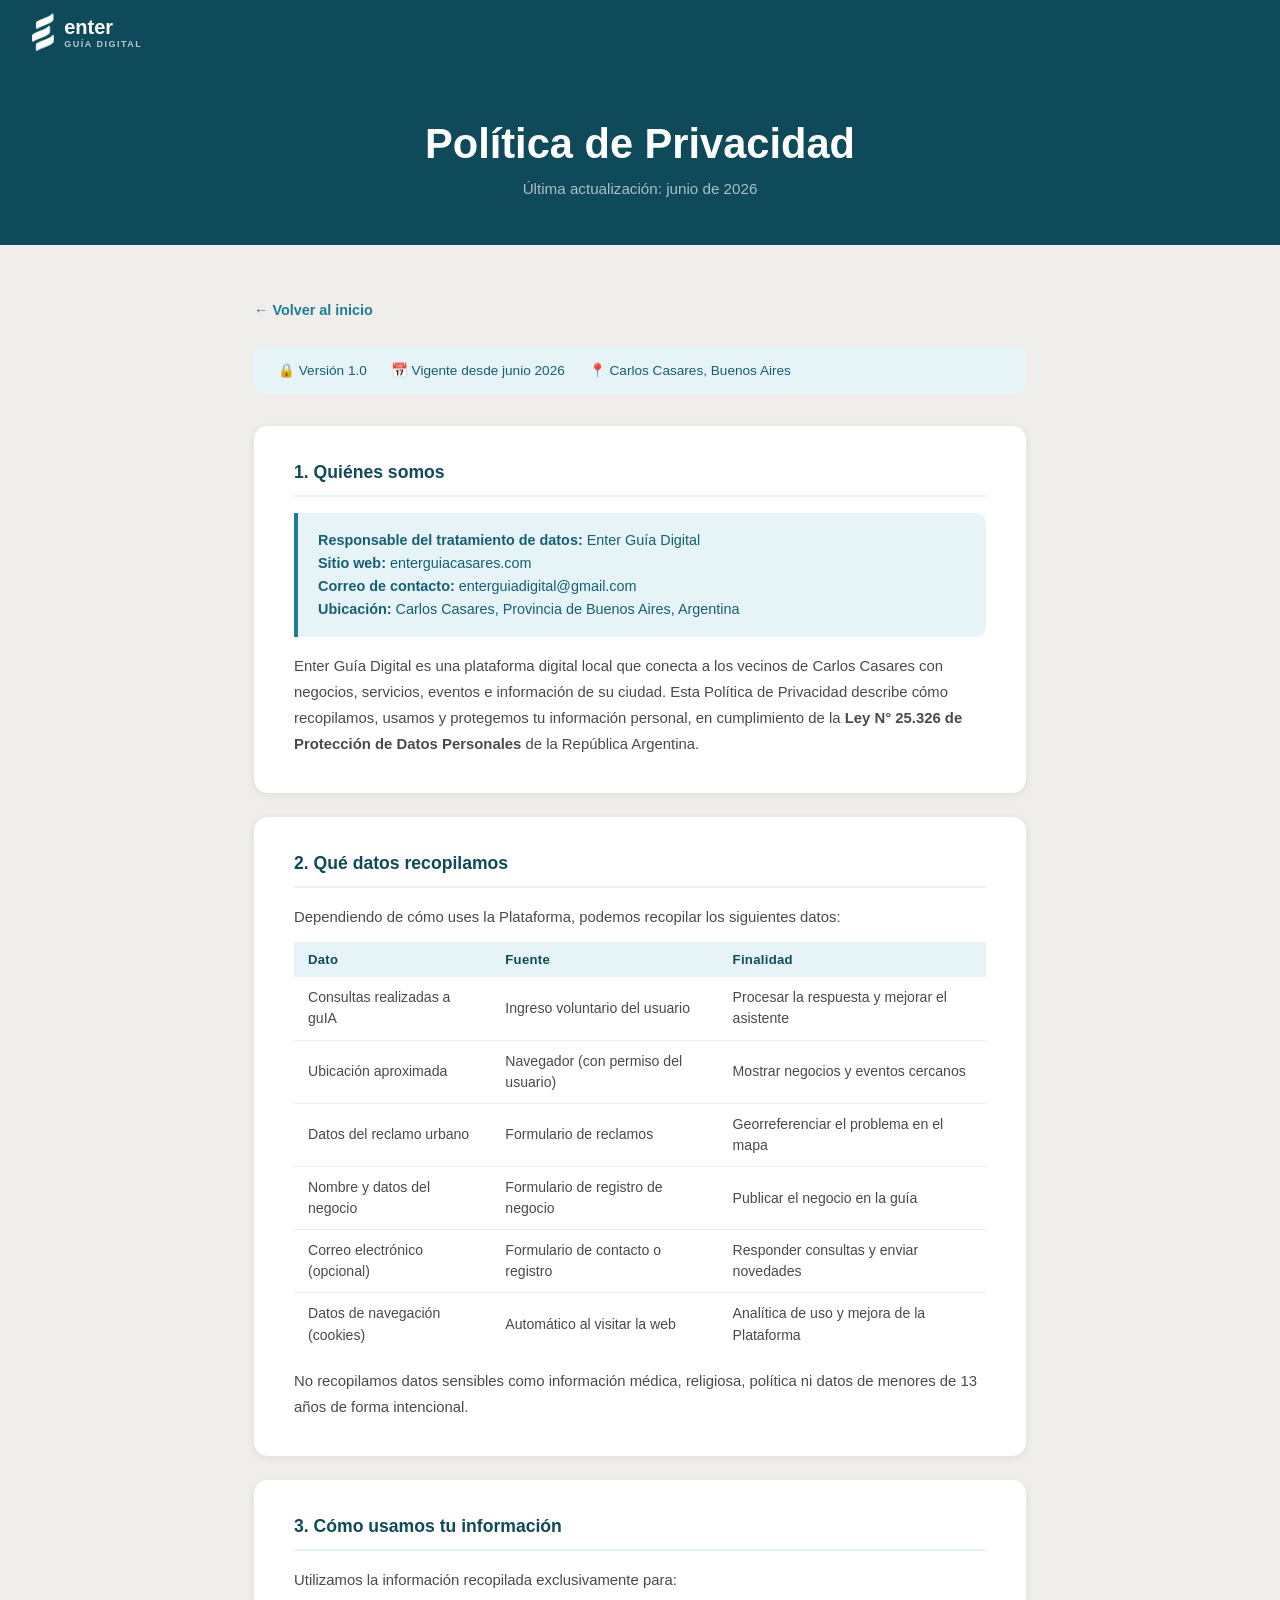
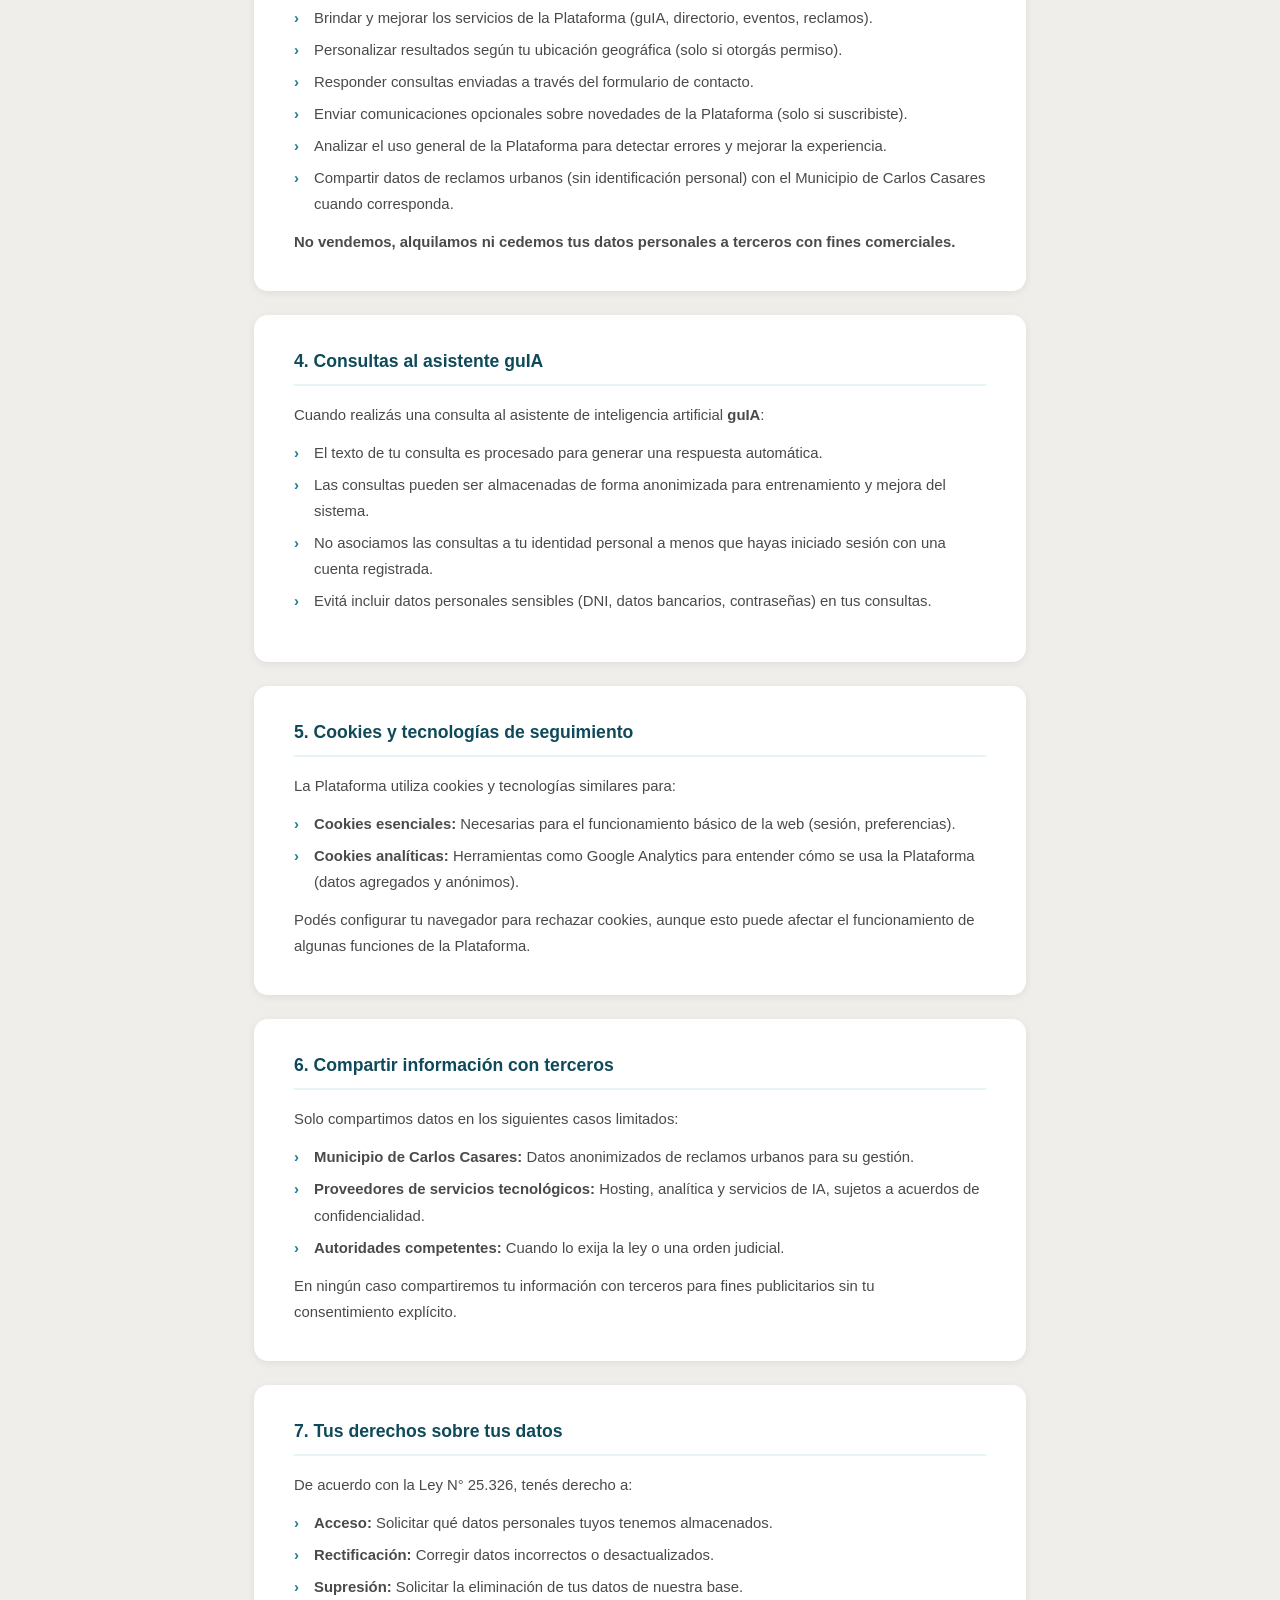
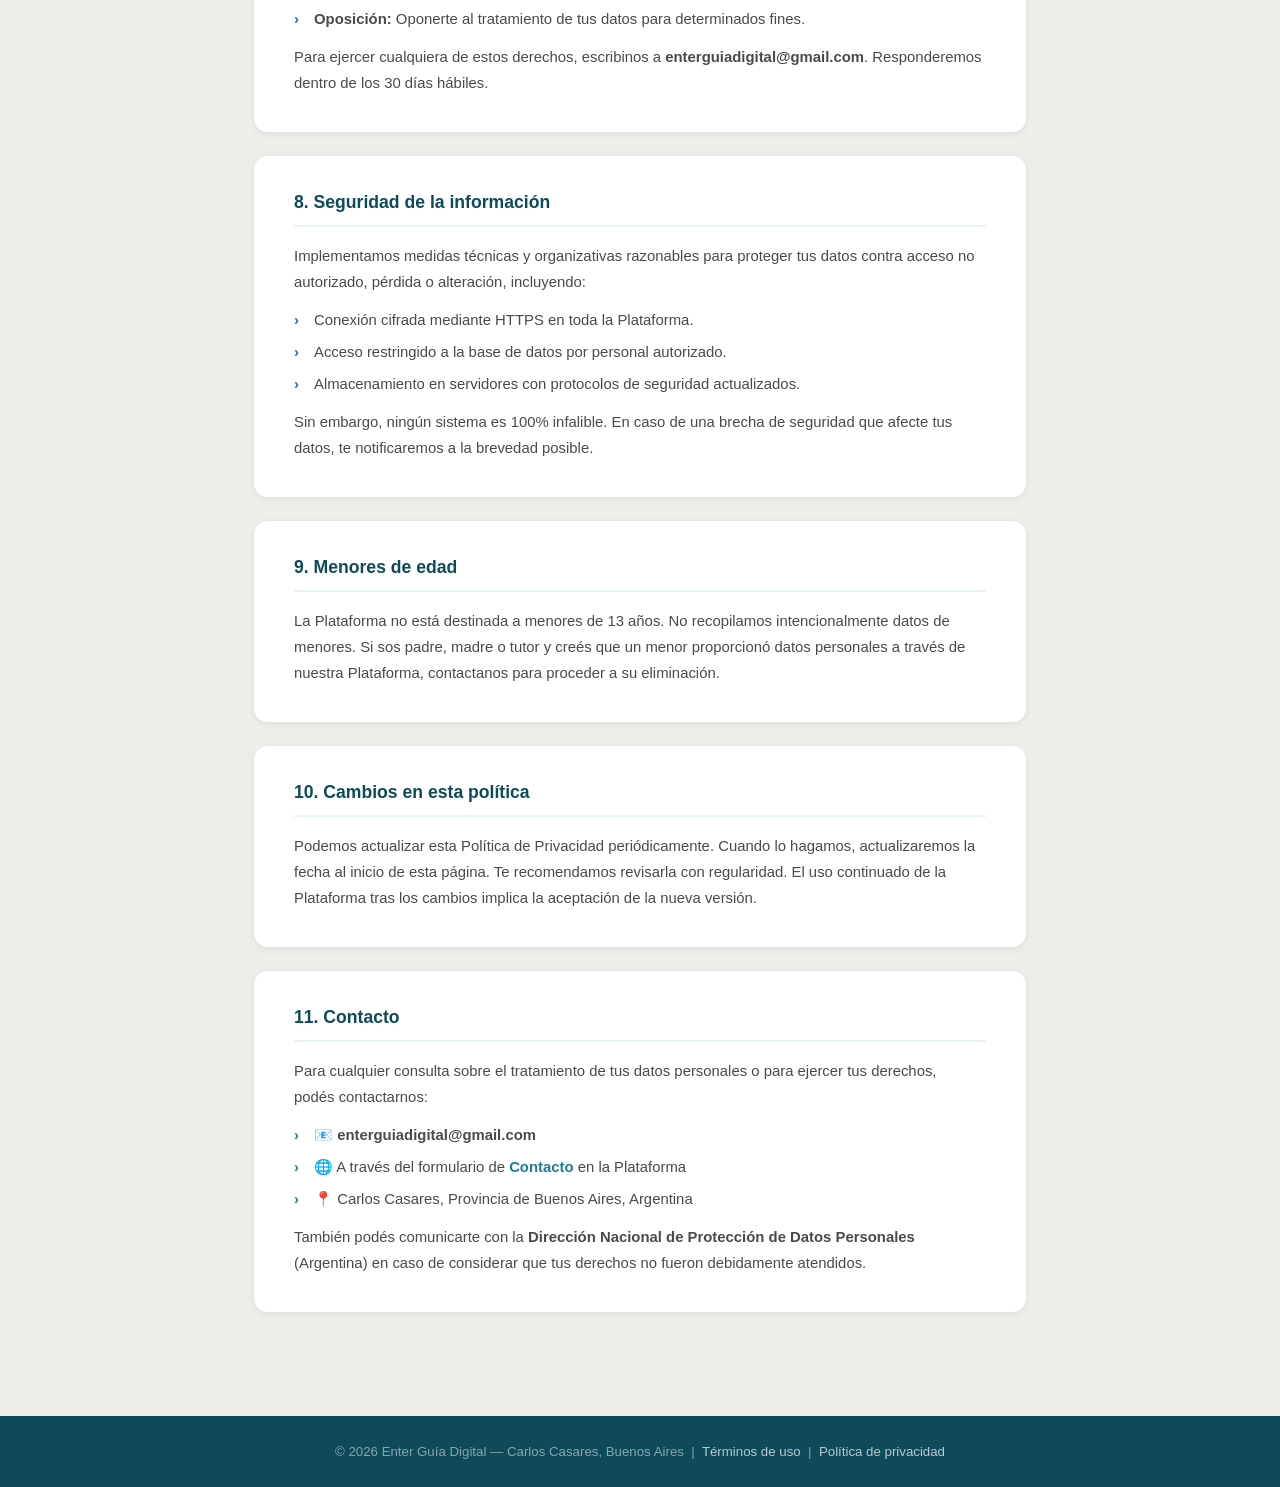
<file: privacidad.html>
<!DOCTYPE html>
<html lang="es">
<head>
  <meta charset="UTF-8" />
  <meta http-equiv="Content-Security-Policy" content="default-src 'self'; script-src 'self' 'unsafe-inline' https://unpkg.com https://cdn.jsdelivr.net; style-src 'self' 'unsafe-inline' https://fonts.googleapis.com https://unpkg.com; font-src https://fonts.gstatic.com; img-src 'self' data: https://images.unsplash.com https://*.tile.openstreetmap.org https://unpkg.com; frame-src https://www.google.com; connect-src 'self'; object-src 'none'; base-uri 'self'; form-action 'self'" />
  <meta name="referrer" content="strict-origin-when-cross-origin" />
  <meta name="viewport" content="width=device-width, initial-scale=1.0" />
  <title>Política de Privacidad — Enter Guía Digital</title>
  <link rel="preconnect" href="https://fonts.googleapis.com" />
  <link rel="preconnect" href="https://fonts.gstatic.com" crossorigin />
  <link href="https://fonts.googleapis.com/css2?family=Montserrat:wght@400;600;700;800&family=Inter:wght@400;500;600&display=swap" rel="stylesheet" />
  <style>
    :root {
      --teal:        #1e7d96;
      --teal-dark:   #145f73;
      --teal-darker: #0e4a5a;
      --teal-light:  #4db3cc;
      --teal-pale:   #e6f4f7;
      --gray-bg:     #f0eeeb;
      --text-dark:   #1a1a1a;
      --text-mid:    #4a4a4a;
      --text-light:  #7a7a7a;
      --white:       #ffffff;
    }
    *, *::before, *::after { box-sizing: border-box; margin: 0; padding: 0; }
    html { scroll-behavior: smooth; }
    body { font-family: 'Inter', sans-serif; background: var(--gray-bg); color: var(--text-dark); }
    a { text-decoration: none; color: inherit; }

    .header {
      background: transparent;
      height: 64px;
      display: flex;
      align-items: center;
      padding: 0 32px;
      position: fixed;
      top: 0; left: 0; right: 0;
      z-index: 100;
      transition: background .3s ease, box-shadow .3s ease, backdrop-filter .3s ease;
    }
    .header.scrolled {
      background: var(--teal-darker);
      box-shadow: 0 2px 20px rgba(0,0,0,.25);
      backdrop-filter: blur(10px);
    }
    .logo { display: flex; align-items: center; gap: 10px; }
    .logo img { height: 38px; width: auto; filter: brightness(0) invert(1); }
    .logo-text .name {
      font-family: 'Montserrat', sans-serif;
      font-weight: 800;
      font-size: 20px;
      color: var(--white);
    }
    .logo-text .sub {
      font-size: 9px;
      color: rgba(255,255,255,.7);
      letter-spacing: 1.5px;
      text-transform: uppercase;
      font-family: 'Montserrat', sans-serif;
      font-weight: 600;
    }

    .page-hero {
      background: var(--teal-darker);
      padding: 120px 32px 48px;
      text-align: center;
      color: var(--white);
    }
    .page-hero h1 {
      font-family: 'Montserrat', sans-serif;
      font-size: clamp(1.8rem, 4vw, 2.6rem);
      font-weight: 800;
      margin-bottom: 12px;
    }
    .page-hero p { font-size: .95rem; color: rgba(255,255,255,.65); }

    .container {
      max-width: 820px;
      margin: 0 auto;
      padding: 56px 24px 80px;
    }

    .section {
      background: var(--white);
      border-radius: 14px;
      padding: 36px 40px;
      margin-bottom: 24px;
      box-shadow: 0 2px 8px rgba(0,0,0,.07);
    }
    .section h2 {
      font-family: 'Montserrat', sans-serif;
      font-size: 1.1rem;
      font-weight: 700;
      color: var(--teal-darker);
      margin-bottom: 16px;
      padding-bottom: 12px;
      border-bottom: 2px solid var(--teal-pale);
    }
    .section p {
      font-size: .93rem;
      line-height: 1.75;
      color: var(--text-mid);
      margin-bottom: 12px;
    }
    .section p:last-child { margin-bottom: 0; }
    .section ul {
      list-style: none;
      margin: 0 0 12px;
      padding: 0;
    }
    .section ul li {
      font-size: .93rem;
      line-height: 1.75;
      color: var(--text-mid);
      padding-left: 20px;
      position: relative;
      margin-bottom: 6px;
    }
    .section ul li::before {
      content: '›';
      position: absolute;
      left: 0;
      color: var(--teal);
      font-weight: 700;
    }

    .highlight-box {
      background: var(--teal-pale);
      border-left: 4px solid var(--teal);
      border-radius: 0 10px 10px 0;
      padding: 16px 20px;
      margin-bottom: 16px;
      font-size: .9rem;
      color: var(--teal-dark);
      line-height: 1.6;
    }

    .meta-bar {
      display: flex;
      align-items: center;
      gap: 24px;
      background: var(--teal-pale);
      border-radius: 10px;
      padding: 16px 24px;
      margin-bottom: 32px;
      font-size: .85rem;
      color: var(--teal-dark);
      font-weight: 500;
    }
    .meta-bar span { display: flex; align-items: center; gap: 6px; }

    .back-link {
      display: inline-flex;
      align-items: center;
      gap: 6px;
      color: var(--teal);
      font-size: .9rem;
      font-weight: 600;
      font-family: 'Montserrat', sans-serif;
      margin-bottom: 28px;
      transition: gap .2s;
    }
    .back-link:hover { gap: 10px; }

    .data-table {
      width: 100%;
      border-collapse: collapse;
      margin-top: 8px;
      margin-bottom: 12px;
      font-size: .88rem;
    }
    .data-table th {
      background: var(--teal-pale);
      color: var(--teal-darker);
      font-family: 'Montserrat', sans-serif;
      font-weight: 700;
      text-align: left;
      padding: 10px 14px;
      font-size: .82rem;
      letter-spacing: .3px;
    }
    .data-table td {
      padding: 10px 14px;
      border-bottom: 1px solid #eee;
      color: var(--text-mid);
      line-height: 1.5;
    }
    .data-table tr:last-child td { border-bottom: none; }

    .footer {
      background: var(--teal-darker);
      text-align: center;
      padding: 28px 24px;
      color: rgba(255,255,255,.5);
      font-size: .83rem;
    }
    .footer a { color: rgba(255,255,255,.7); }

    @media (max-width: 600px) {
      .section { padding: 24px 20px; }
      .meta-bar { flex-direction: column; align-items: flex-start; gap: 8px; }
      .data-table { font-size: .8rem; }
    }
  </style>
  <meta name="description" content="Enter, la guía digital de Carlos Casares: negocios, eventos, empleos y reclamos de la ciudad en un solo lugar." />
  <meta name="theme-color" content="#0e4a5a" />
  <link rel="icon" type="image/png" href="./logo.png" />
  <link rel="stylesheet" href="./enter-polish.css" />
</head>
<body>

  <header class="header">
    <a href="./index.html" class="logo">
      <img src="./logo.png" alt="Enter Guía Digital" />
      <div class="logo-text">
        <div class="name">enter</div>
        <div class="sub">guía digital</div>
      </div>
    </a>
  </header>

  <div class="page-hero">
    <h1>Política de Privacidad</h1>
    <p>Última actualización: junio de 2026</p>
  </div>

  <div class="container">

    <a href="./index.html" class="back-link">← Volver al inicio</a>

    <div class="meta-bar">
      <span>🔒 Versión 1.0</span>
      <span>📅 Vigente desde junio 2026</span>
      <span>📍 Carlos Casares, Buenos Aires</span>
    </div>

    <div class="section">
      <h2>1. Quiénes somos</h2>
      <div class="highlight-box">
        <strong>Responsable del tratamiento de datos:</strong> Enter Guía Digital<br>
        <strong>Sitio web:</strong> enterguiacasares.com<br>
        <strong>Correo de contacto:</strong> enterguiadigital@gmail.com<br>
        <strong>Ubicación:</strong> Carlos Casares, Provincia de Buenos Aires, Argentina
      </div>
      <p>Enter Guía Digital es una plataforma digital local que conecta a los vecinos de Carlos Casares con negocios, servicios, eventos e información de su ciudad. Esta Política de Privacidad describe cómo recopilamos, usamos y protegemos tu información personal, en cumplimiento de la <strong>Ley N° 25.326 de Protección de Datos Personales</strong> de la República Argentina.</p>
    </div>

    <div class="section">
      <h2>2. Qué datos recopilamos</h2>
      <p>Dependiendo de cómo uses la Plataforma, podemos recopilar los siguientes datos:</p>
      <table class="data-table">
        <thead>
          <tr>
            <th>Dato</th>
            <th>Fuente</th>
            <th>Finalidad</th>
          </tr>
        </thead>
        <tbody>
          <tr>
            <td>Consultas realizadas a guIA</td>
            <td>Ingreso voluntario del usuario</td>
            <td>Procesar la respuesta y mejorar el asistente</td>
          </tr>
          <tr>
            <td>Ubicación aproximada</td>
            <td>Navegador (con permiso del usuario)</td>
            <td>Mostrar negocios y eventos cercanos</td>
          </tr>
          <tr>
            <td>Datos del reclamo urbano</td>
            <td>Formulario de reclamos</td>
            <td>Georreferenciar el problema en el mapa</td>
          </tr>
          <tr>
            <td>Nombre y datos del negocio</td>
            <td>Formulario de registro de negocio</td>
            <td>Publicar el negocio en la guía</td>
          </tr>
          <tr>
            <td>Correo electrónico (opcional)</td>
            <td>Formulario de contacto o registro</td>
            <td>Responder consultas y enviar novedades</td>
          </tr>
          <tr>
            <td>Datos de navegación (cookies)</td>
            <td>Automático al visitar la web</td>
            <td>Analítica de uso y mejora de la Plataforma</td>
          </tr>
        </tbody>
      </table>
      <p>No recopilamos datos sensibles como información médica, religiosa, política ni datos de menores de 13 años de forma intencional.</p>
    </div>

    <div class="section">
      <h2>3. Cómo usamos tu información</h2>
      <p>Utilizamos la información recopilada exclusivamente para:</p>
      <ul>
        <li>Brindar y mejorar los servicios de la Plataforma (guIA, directorio, eventos, reclamos).</li>
        <li>Personalizar resultados según tu ubicación geográfica (solo si otorgás permiso).</li>
        <li>Responder consultas enviadas a través del formulario de contacto.</li>
        <li>Enviar comunicaciones opcionales sobre novedades de la Plataforma (solo si suscribiste).</li>
        <li>Analizar el uso general de la Plataforma para detectar errores y mejorar la experiencia.</li>
        <li>Compartir datos de reclamos urbanos (sin identificación personal) con el Municipio de Carlos Casares cuando corresponda.</li>
      </ul>
      <p><strong>No vendemos, alquilamos ni cedemos tus datos personales a terceros con fines comerciales.</strong></p>
    </div>

    <div class="section">
      <h2>4. Consultas al asistente guIA</h2>
      <p>Cuando realizás una consulta al asistente de inteligencia artificial <strong>guIA</strong>:</p>
      <ul>
        <li>El texto de tu consulta es procesado para generar una respuesta automática.</li>
        <li>Las consultas pueden ser almacenadas de forma anonimizada para entrenamiento y mejora del sistema.</li>
        <li>No asociamos las consultas a tu identidad personal a menos que hayas iniciado sesión con una cuenta registrada.</li>
        <li>Evitá incluir datos personales sensibles (DNI, datos bancarios, contraseñas) en tus consultas.</li>
      </ul>
    </div>

    <div class="section">
      <h2>5. Cookies y tecnologías de seguimiento</h2>
      <p>La Plataforma utiliza cookies y tecnologías similares para:</p>
      <ul>
        <li><strong>Cookies esenciales:</strong> Necesarias para el funcionamiento básico de la web (sesión, preferencias).</li>
        <li><strong>Cookies analíticas:</strong> Herramientas como Google Analytics para entender cómo se usa la Plataforma (datos agregados y anónimos).</li>
      </ul>
      <p>Podés configurar tu navegador para rechazar cookies, aunque esto puede afectar el funcionamiento de algunas funciones de la Plataforma.</p>
    </div>

    <div class="section">
      <h2>6. Compartir información con terceros</h2>
      <p>Solo compartimos datos en los siguientes casos limitados:</p>
      <ul>
        <li><strong>Municipio de Carlos Casares:</strong> Datos anonimizados de reclamos urbanos para su gestión.</li>
        <li><strong>Proveedores de servicios tecnológicos:</strong> Hosting, analítica y servicios de IA, sujetos a acuerdos de confidencialidad.</li>
        <li><strong>Autoridades competentes:</strong> Cuando lo exija la ley o una orden judicial.</li>
      </ul>
      <p>En ningún caso compartiremos tu información con terceros para fines publicitarios sin tu consentimiento explícito.</p>
    </div>

    <div class="section">
      <h2>7. Tus derechos sobre tus datos</h2>
      <p>De acuerdo con la Ley N° 25.326, tenés derecho a:</p>
      <ul>
        <li><strong>Acceso:</strong> Solicitar qué datos personales tuyos tenemos almacenados.</li>
        <li><strong>Rectificación:</strong> Corregir datos incorrectos o desactualizados.</li>
        <li><strong>Supresión:</strong> Solicitar la eliminación de tus datos de nuestra base.</li>
        <li><strong>Oposición:</strong> Oponerte al tratamiento de tus datos para determinados fines.</li>
      </ul>
      <p>Para ejercer cualquiera de estos derechos, escribinos a <strong>enterguiadigital@gmail.com</strong>. Responderemos dentro de los 30 días hábiles.</p>
    </div>

    <div class="section">
      <h2>8. Seguridad de la información</h2>
      <p>Implementamos medidas técnicas y organizativas razonables para proteger tus datos contra acceso no autorizado, pérdida o alteración, incluyendo:</p>
      <ul>
        <li>Conexión cifrada mediante HTTPS en toda la Plataforma.</li>
        <li>Acceso restringido a la base de datos por personal autorizado.</li>
        <li>Almacenamiento en servidores con protocolos de seguridad actualizados.</li>
      </ul>
      <p>Sin embargo, ningún sistema es 100% infalible. En caso de una brecha de seguridad que afecte tus datos, te notificaremos a la brevedad posible.</p>
    </div>

    <div class="section">
      <h2>9. Menores de edad</h2>
      <p>La Plataforma no está destinada a menores de 13 años. No recopilamos intencionalmente datos de menores. Si sos padre, madre o tutor y creés que un menor proporcionó datos personales a través de nuestra Plataforma, contactanos para proceder a su eliminación.</p>
    </div>

    <div class="section">
      <h2>10. Cambios en esta política</h2>
      <p>Podemos actualizar esta Política de Privacidad periódicamente. Cuando lo hagamos, actualizaremos la fecha al inicio de esta página. Te recomendamos revisarla con regularidad. El uso continuado de la Plataforma tras los cambios implica la aceptación de la nueva versión.</p>
    </div>

    <div class="section">
      <h2>11. Contacto</h2>
      <p>Para cualquier consulta sobre el tratamiento de tus datos personales o para ejercer tus derechos, podés contactarnos:</p>
      <ul>
        <li>📧 <strong>enterguiadigital@gmail.com</strong></li>
        <li>🌐 A través del formulario de <a href="#" style="color:var(--teal);font-weight:600;">Contacto</a> en la Plataforma</li>
        <li>📍 Carlos Casares, Provincia de Buenos Aires, Argentina</li>
      </ul>
      <p>También podés comunicarte con la <strong>Dirección Nacional de Protección de Datos Personales</strong> (Argentina) en caso de considerar que tus derechos no fueron debidamente atendidos.</p>
    </div>

  </div>

  <footer class="footer">
    <p>© 2026 Enter Guía Digital — Carlos Casares, Buenos Aires &nbsp;|&nbsp; <a href="./terminos.html">Términos de uso</a> &nbsp;|&nbsp; <a href="./privacidad.html">Política de privacidad</a></p>
  </footer>

  <script>
    const headerEl = document.querySelector('.header');
    window.addEventListener('scroll', () => {
      headerEl.classList.toggle('scrolled', window.scrollY > 10);
    });
  </script>
</body>
</html>
</file>
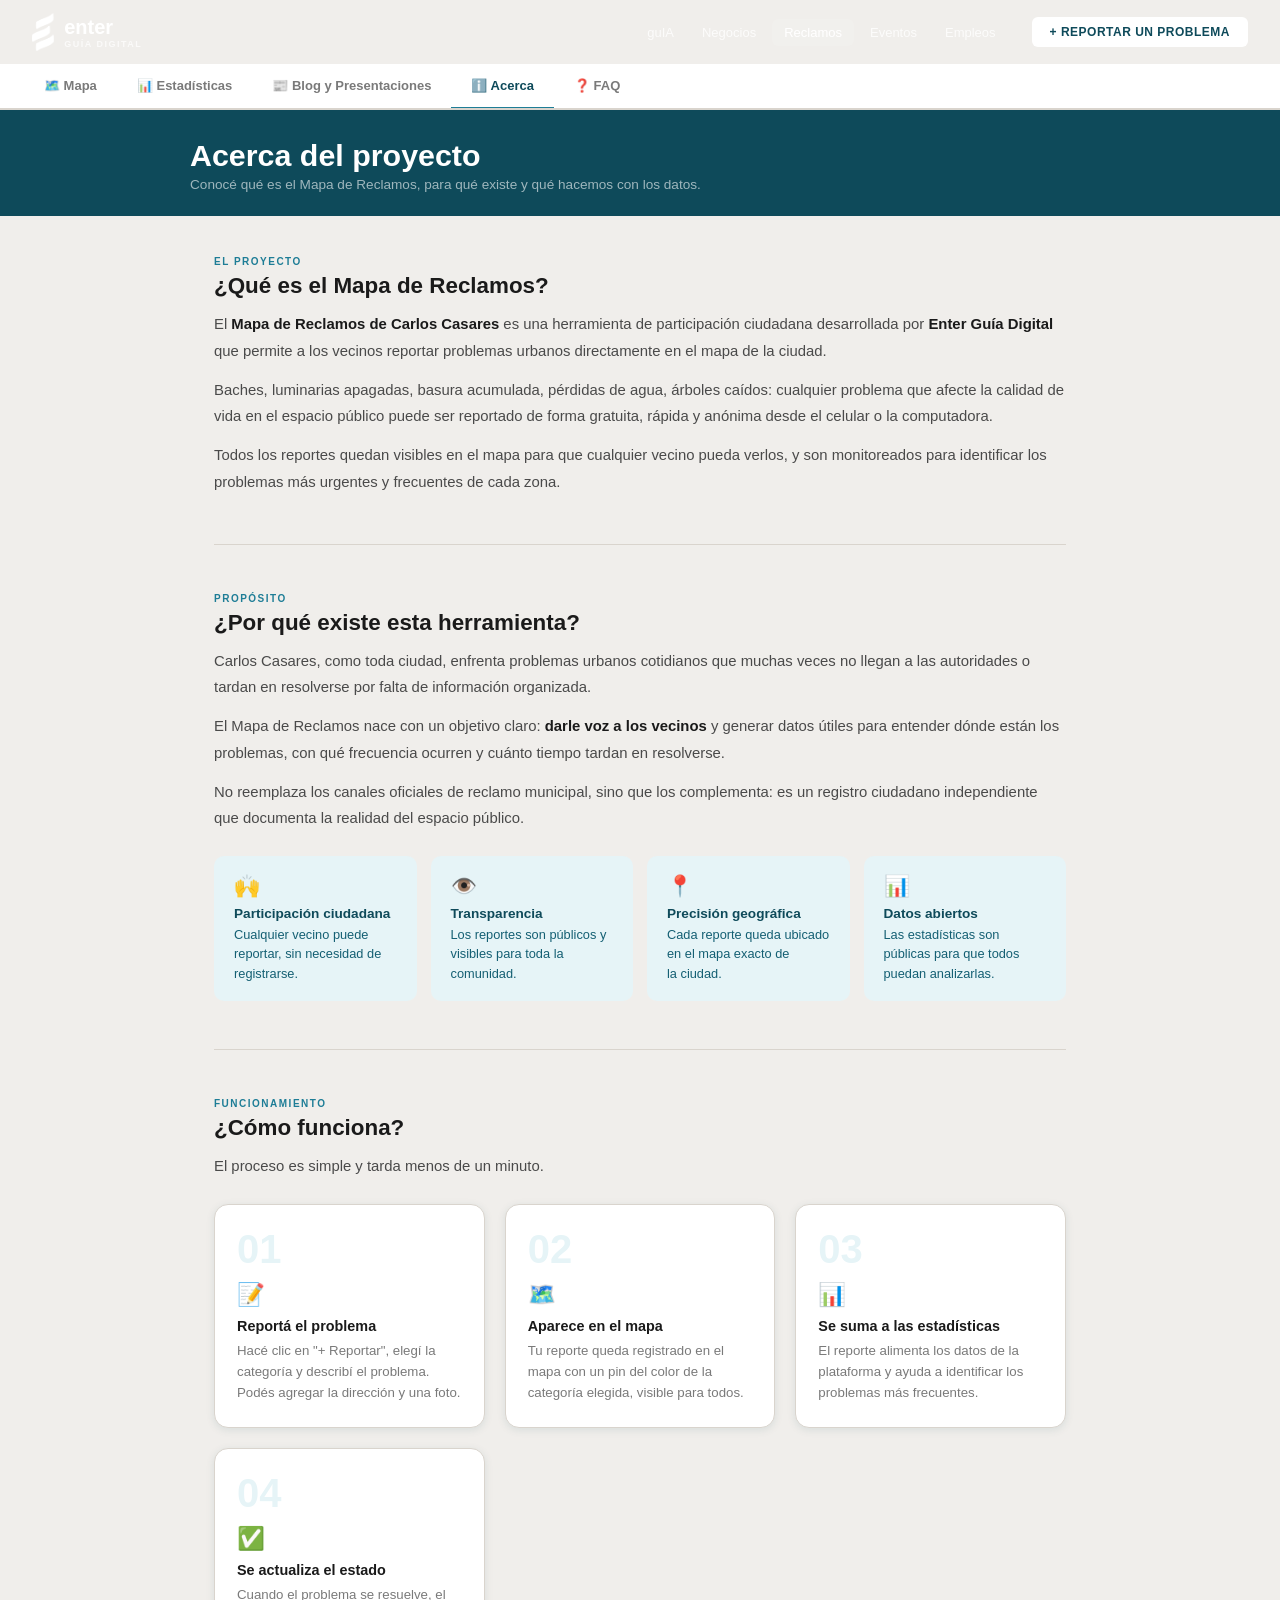
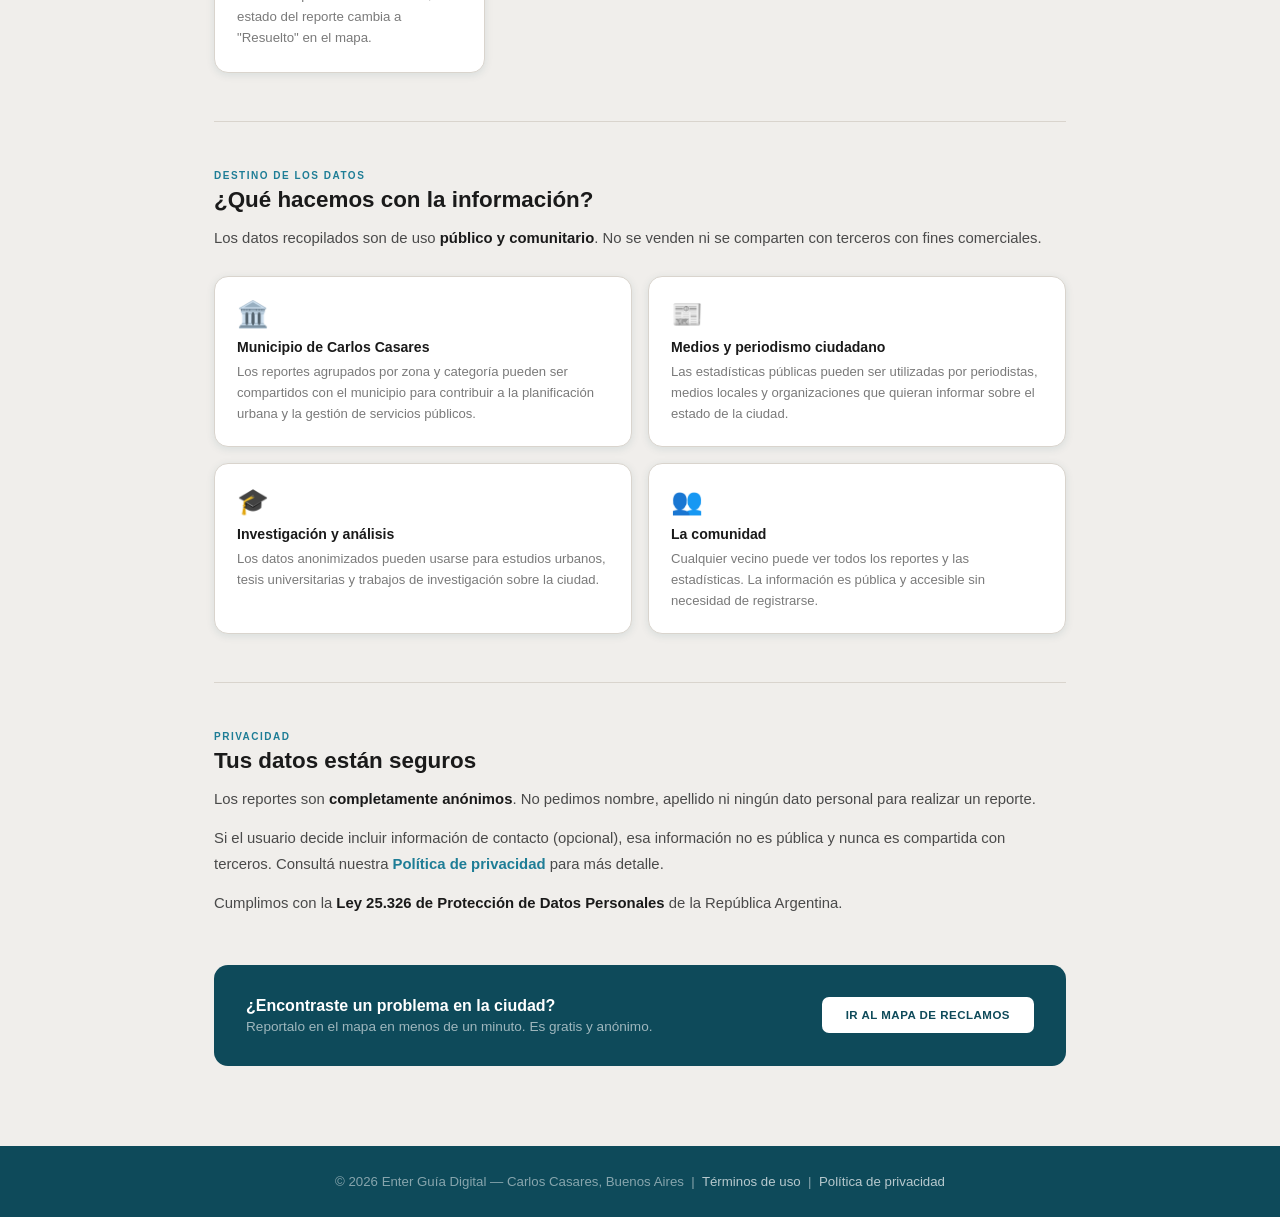
<file: reclamos-acerca.html>
<!DOCTYPE html>
<html lang="es">
<head>
  <meta charset="UTF-8" />
  <meta http-equiv="Content-Security-Policy" content="default-src 'self'; script-src 'self' 'unsafe-inline' https://unpkg.com https://cdn.jsdelivr.net; style-src 'self' 'unsafe-inline' https://fonts.googleapis.com https://unpkg.com; font-src https://fonts.gstatic.com; img-src 'self' data: https://images.unsplash.com https://*.tile.openstreetmap.org https://unpkg.com; frame-src https://www.google.com; connect-src 'self'; object-src 'none'; base-uri 'self'; form-action 'self'" />
  <meta name="referrer" content="strict-origin-when-cross-origin" />
  <meta name="viewport" content="width=device-width, initial-scale=1.0" />
  <title>Acerca del proyecto — Reclamos — Enter Guía Digital</title>
  <link rel="preconnect" href="https://fonts.googleapis.com" />
  <link rel="preconnect" href="https://fonts.gstatic.com" crossorigin />
  <link href="https://fonts.googleapis.com/css2?family=Montserrat:wght@400;600;700;800&family=Inter:wght@400;500;600&display=swap" rel="stylesheet" />
  <style>
    :root {
      --teal:        #1e7d96;
      --teal-dark:   #145f73;
      --teal-darker: #0e4a5a;
      --teal-pale:   #e6f4f7;
      --gray-bg:     #f0eeeb;
      --gray-border: #d9d4cd;
      --text-dark:   #1a1a1a;
      --text-mid:    #4a4a4a;
      --text-light:  #7a7a7a;
      --white:       #ffffff;
      --shadow-sm:   0 2px 8px rgba(0,0,0,.08);
      --shadow-md:   0 6px 24px rgba(0,0,0,.12);
      --radius:      14px;
      --transition:  .3s cubic-bezier(.4,0,.2,1);
    }
    *, *::before, *::after { box-sizing: border-box; margin: 0; padding: 0; }
    body { font-family: 'Inter', sans-serif; background: var(--gray-bg); color: var(--text-dark); padding-top: 64px; }
    a { text-decoration: none; color: inherit; }
    img { display: block; max-width: 100%; }

    .header { background: transparent; height: 64px; display: flex; align-items: center; padding: 0 32px; gap: 24px; position: fixed; top: 0; left: 0; right: 0; z-index: 200; transition: background var(--transition), box-shadow var(--transition), backdrop-filter var(--transition); }
    .header.scrolled { background: var(--teal-darker); box-shadow: 0 2px 20px rgba(0,0,0,.25); backdrop-filter: blur(10px); }
    .logo { display: flex; align-items: center; gap: 10px; flex-shrink: 0; }
    .logo img { height: 38px; width: auto; filter: brightness(0) invert(1); }
    .logo-text .name { font-family: 'Montserrat', sans-serif; font-weight: 800; font-size: 20px; color: var(--white); }
    .logo-text .sub { font-size: 9px; color: rgba(255,255,255,.7); letter-spacing: 1.5px; text-transform: uppercase; font-family: 'Montserrat', sans-serif; font-weight: 600; }
    .nav { display: flex; align-items: center; gap: 4px; margin-left: auto; }
    .nav a { font-size: 13px; font-weight: 500; color: rgba(255,255,255,.8); padding: 6px 12px; border-radius: 6px; transition: background var(--transition); font-family: 'Montserrat', sans-serif; }
    .nav a:hover, .nav a.active { background: rgba(255,255,255,.12); color: var(--white); }
    .btn-nav { font-family: 'Montserrat', sans-serif; font-size: 12px; font-weight: 700; letter-spacing: .5px; text-transform: uppercase; background: var(--white); color: var(--teal-darker); border: none; padding: 8px 18px; border-radius: 6px; cursor: pointer; transition: background var(--transition); white-space: nowrap; }

    .subnav { background: var(--white); border-bottom: 2px solid var(--gray-border); padding: 0 24px; display: flex; overflow-x: auto; }
    .subnav a { font-family: 'Montserrat', sans-serif; font-size: 13px; font-weight: 700; color: var(--text-light); padding: 14px 20px; border-bottom: 3px solid transparent; margin-bottom: -2px; display: flex; align-items: center; gap: 7px; transition: color var(--transition), border-color var(--transition); white-space: nowrap; }
    .subnav a:hover { color: var(--teal); }
    .subnav a.active { color: var(--teal-darker); border-bottom-color: var(--teal); }

    .page-hero { background: var(--teal-darker); padding: 28px 32px 24px; color: var(--white); }
    .hero-inner { max-width: 900px; margin: 0 auto; }
    .page-hero h1 { font-family: 'Montserrat', sans-serif; font-size: clamp(1.4rem, 2.5vw, 1.9rem); font-weight: 800; margin-bottom: 4px; }
    .page-hero p { font-size: .85rem; color: rgba(255,255,255,.6); }

    .layout { max-width: 900px; margin: 0 auto; padding: 40px 24px 80px; }

    /* Sections */
    .content-section { margin-bottom: 48px; }
    .section-icon { font-size: 2rem; margin-bottom: 12px; }
    .section-label { font-family: 'Montserrat', sans-serif; font-size: 10px; font-weight: 800; letter-spacing: 1.5px; text-transform: uppercase; color: var(--teal); margin-bottom: 6px; }
    .section-title { font-family: 'Montserrat', sans-serif; font-size: 1.4rem; font-weight: 800; color: var(--text-dark); margin-bottom: 12px; }
    .section-body { font-size: .93rem; color: var(--text-mid); line-height: 1.8; }
    .section-body p { margin-bottom: 12px; }
    .section-body p:last-child { margin-bottom: 0; }
    .section-body strong { color: var(--text-dark); }

    /* Divider */
    .divider { border: none; border-top: 1px solid var(--gray-border); margin: 48px 0; }

    /* Steps — cómo funciona */
    .steps { display: grid; grid-template-columns: repeat(auto-fill, minmax(220px, 1fr)); gap: 20px; margin-top: 24px; }
    .step { background: var(--white); border-radius: var(--radius); border: 1px solid var(--gray-border); padding: 24px 22px; box-shadow: var(--shadow-sm); position: relative; }
    .step-num { font-family: 'Montserrat', sans-serif; font-size: 2.5rem; font-weight: 800; color: var(--teal-pale); line-height: 1; margin-bottom: 12px; }
    .step-icon { font-size: 1.4rem; margin-bottom: 10px; }
    .step h3 { font-family: 'Montserrat', sans-serif; font-size: .9rem; font-weight: 800; color: var(--text-dark); margin-bottom: 6px; }
    .step p { font-size: .83rem; color: var(--text-light); line-height: 1.6; }

    /* Destino de datos */
    .data-cards { display: grid; grid-template-columns: 1fr 1fr; gap: 16px; margin-top: 24px; }
    .data-card { background: var(--white); border-radius: var(--radius); border: 1px solid var(--gray-border); padding: 22px; box-shadow: var(--shadow-sm); }
    .data-card-icon { font-size: 1.6rem; margin-bottom: 10px; }
    .data-card h3 { font-family: 'Montserrat', sans-serif; font-size: .88rem; font-weight: 800; color: var(--text-dark); margin-bottom: 6px; }
    .data-card p { font-size: .82rem; color: var(--text-light); line-height: 1.6; }

    /* Valores */
    .values-grid { display: grid; grid-template-columns: repeat(auto-fill, minmax(200px, 1fr)); gap: 14px; margin-top: 24px; }
    .value-card { background: var(--teal-pale); border-radius: 10px; padding: 18px 20px; }
    .value-icon { font-size: 1.3rem; margin-bottom: 8px; }
    .value-card h3 { font-family: 'Montserrat', sans-serif; font-size: .85rem; font-weight: 800; color: var(--teal-darker); margin-bottom: 4px; }
    .value-card p { font-size: .8rem; color: var(--teal-dark); line-height: 1.5; }

    /* CTA final */
    .cta-block { background: var(--teal-darker); border-radius: var(--radius); padding: 32px; display: flex; align-items: center; justify-content: space-between; gap: 20px; margin-top: 48px; }
    .cta-block h3 { font-family: 'Montserrat', sans-serif; font-size: 1rem; font-weight: 800; color: var(--white); margin-bottom: 4px; }
    .cta-block p { font-size: .85rem; color: rgba(255,255,255,.6); }
    .cta-btn { font-family: 'Montserrat', sans-serif; font-size: 11.5px; font-weight: 800; letter-spacing: .5px; text-transform: uppercase; background: var(--white); color: var(--teal-darker); border: none; padding: 12px 24px; border-radius: 7px; cursor: pointer; white-space: nowrap; transition: background var(--transition); }
    .cta-btn:hover { background: var(--teal-pale); }

    .footer { background: var(--teal-darker); text-align: center; padding: 28px 24px; color: rgba(255,255,255,.5); font-size: .83rem; }
    .footer a { color: rgba(255,255,255,.7); }

    @media (max-width: 860px) { .nav { display: none; } .data-cards { grid-template-columns: 1fr; } .cta-block { flex-direction: column; } }
  </style>
  <meta name="description" content="Enter, la guía digital de Carlos Casares: negocios, eventos, empleos y reclamos de la ciudad en un solo lugar." />
  <meta name="theme-color" content="#0e4a5a" />
  <link rel="icon" type="image/png" href="./logo.png" />
  <link rel="stylesheet" href="./enter-polish.css" />
</head>
<body>

  <header class="header">
    <a href="./index.html" class="logo">
      <img src="./logo.png" alt="Enter Guía Digital" />
      <div class="logo-text">
        <div class="name">enter</div>
        <div class="sub">guía digital</div>
      </div>
    </a>
    <nav class="nav">
      <a href="./guia.html">guIA</a>
      <a href="./negocios.html">Negocios</a>
      <a href="./reclamos.html" class="active">Reclamos</a>
      <a href="./index.html#eventos">Eventos</a>
      <a href="./empleos.html">Empleos</a>
    </nav>
    <div>
      <a href="./reclamos.html"><button class="btn-nav">+ Reportar un problema</button></a>
    </div>
  </header>

  <nav class="subnav">
    <a href="./reclamos.html">🗺️ Mapa</a>
    <a href="./reclamos-estadisticas.html">📊 Estadísticas</a>
    <a href="./reclamos-blog.html">📰 Blog y Presentaciones</a>
    <a href="./reclamos-acerca.html" class="active">ℹ️ Acerca</a>
    <a href="./reclamos-faq.html">❓ FAQ</a>
  </nav>

  <div class="page-hero">
    <div class="hero-inner">
      <h1>Acerca del proyecto</h1>
      <p>Conocé qué es el Mapa de Reclamos, para qué existe y qué hacemos con los datos.</p>
    </div>
  </div>

  <div class="layout">

    <!-- Acerca -->
    <div class="content-section">
      <div class="section-label">El proyecto</div>
      <h2 class="section-title">¿Qué es el Mapa de Reclamos?</h2>
      <div class="section-body">
        <p>El <strong>Mapa de Reclamos de Carlos Casares</strong> es una herramienta de participación ciudadana desarrollada por <strong>Enter Guía Digital</strong> que permite a los vecinos reportar problemas urbanos directamente en el mapa de la ciudad.</p>
        <p>Baches, luminarias apagadas, basura acumulada, pérdidas de agua, árboles caídos: cualquier problema que afecte la calidad de vida en el espacio público puede ser reportado de forma gratuita, rápida y anónima desde el celular o la computadora.</p>
        <p>Todos los reportes quedan visibles en el mapa para que cualquier vecino pueda verlos, y son monitoreados para identificar los problemas más urgentes y frecuentes de cada zona.</p>
      </div>
    </div>

    <hr class="divider" />

    <!-- Propósito -->
    <div class="content-section">
      <div class="section-label">Propósito</div>
      <h2 class="section-title">¿Por qué existe esta herramienta?</h2>
      <div class="section-body">
        <p>Carlos Casares, como toda ciudad, enfrenta problemas urbanos cotidianos que muchas veces no llegan a las autoridades o tardan en resolverse por falta de información organizada.</p>
        <p>El Mapa de Reclamos nace con un objetivo claro: <strong>darle voz a los vecinos</strong> y generar datos útiles para entender dónde están los problemas, con qué frecuencia ocurren y cuánto tiempo tardan en resolverse.</p>
        <p>No reemplaza los canales oficiales de reclamo municipal, sino que los complementa: es un registro ciudadano independiente que documenta la realidad del espacio público.</p>
      </div>

      <div class="values-grid">
        <div class="value-card">
          <div class="value-icon">🙌</div>
          <h3>Participación ciudadana</h3>
          <p>Cualquier vecino puede reportar, sin necesidad de registrarse.</p>
        </div>
        <div class="value-card">
          <div class="value-icon">👁️</div>
          <h3>Transparencia</h3>
          <p>Los reportes son públicos y visibles para toda la comunidad.</p>
        </div>
        <div class="value-card">
          <div class="value-icon">📍</div>
          <h3>Precisión geográfica</h3>
          <p>Cada reporte queda ubicado en el mapa exacto de la ciudad.</p>
        </div>
        <div class="value-card">
          <div class="value-icon">📊</div>
          <h3>Datos abiertos</h3>
          <p>Las estadísticas son públicas para que todos puedan analizarlas.</p>
        </div>
      </div>
    </div>

    <hr class="divider" />

    <!-- Cómo funciona -->
    <div class="content-section">
      <div class="section-label">Funcionamiento</div>
      <h2 class="section-title">¿Cómo funciona?</h2>
      <div class="section-body">
        <p>El proceso es simple y tarda menos de un minuto.</p>
      </div>
      <div class="steps">
        <div class="step">
          <div class="step-num">01</div>
          <div class="step-icon">📝</div>
          <h3>Reportá el problema</h3>
          <p>Hacé clic en "+ Reportar", elegí la categoría y describí el problema. Podés agregar la dirección y una foto.</p>
        </div>
        <div class="step">
          <div class="step-num">02</div>
          <div class="step-icon">🗺️</div>
          <h3>Aparece en el mapa</h3>
          <p>Tu reporte queda registrado en el mapa con un pin del color de la categoría elegida, visible para todos.</p>
        </div>
        <div class="step">
          <div class="step-num">03</div>
          <div class="step-icon">📊</div>
          <h3>Se suma a las estadísticas</h3>
          <p>El reporte alimenta los datos de la plataforma y ayuda a identificar los problemas más frecuentes.</p>
        </div>
        <div class="step">
          <div class="step-num">04</div>
          <div class="step-icon">✅</div>
          <h3>Se actualiza el estado</h3>
          <p>Cuando el problema se resuelve, el estado del reporte cambia a "Resuelto" en el mapa.</p>
        </div>
      </div>
    </div>

    <hr class="divider" />

    <!-- Destino de los datos -->
    <div class="content-section">
      <div class="section-label">Destino de los datos</div>
      <h2 class="section-title">¿Qué hacemos con la información?</h2>
      <div class="section-body">
        <p>Los datos recopilados son de uso <strong>público y comunitario</strong>. No se venden ni se comparten con terceros con fines comerciales.</p>
      </div>
      <div class="data-cards">
        <div class="data-card">
          <div class="data-card-icon">🏛️</div>
          <h3>Municipio de Carlos Casares</h3>
          <p>Los reportes agrupados por zona y categoría pueden ser compartidos con el municipio para contribuir a la planificación urbana y la gestión de servicios públicos.</p>
        </div>
        <div class="data-card">
          <div class="data-card-icon">📰</div>
          <h3>Medios y periodismo ciudadano</h3>
          <p>Las estadísticas públicas pueden ser utilizadas por periodistas, medios locales y organizaciones que quieran informar sobre el estado de la ciudad.</p>
        </div>
        <div class="data-card">
          <div class="data-card-icon">🎓</div>
          <h3>Investigación y análisis</h3>
          <p>Los datos anonimizados pueden usarse para estudios urbanos, tesis universitarias y trabajos de investigación sobre la ciudad.</p>
        </div>
        <div class="data-card">
          <div class="data-card-icon">👥</div>
          <h3>La comunidad</h3>
          <p>Cualquier vecino puede ver todos los reportes y las estadísticas. La información es pública y accesible sin necesidad de registrarse.</p>
        </div>
      </div>
    </div>

    <hr class="divider" />

    <!-- Privacidad -->
    <div class="content-section">
      <div class="section-label">Privacidad</div>
      <h2 class="section-title">Tus datos están seguros</h2>
      <div class="section-body">
        <p>Los reportes son <strong>completamente anónimos</strong>. No pedimos nombre, apellido ni ningún dato personal para realizar un reporte.</p>
        <p>Si el usuario decide incluir información de contacto (opcional), esa información no es pública y nunca es compartida con terceros. Consultá nuestra <a href="./privacidad.html" style="color:var(--teal);font-weight:600;">Política de privacidad</a> para más detalle.</p>
        <p>Cumplimos con la <strong>Ley 25.326 de Protección de Datos Personales</strong> de la República Argentina.</p>
      </div>
    </div>

    <!-- CTA -->
    <div class="cta-block">
      <div>
        <h3>¿Encontraste un problema en la ciudad?</h3>
        <p>Reportalo en el mapa en menos de un minuto. Es gratis y anónimo.</p>
      </div>
      <a href="./reclamos.html"><button class="cta-btn">Ir al mapa de reclamos</button></a>
    </div>

  </div>

  <footer class="footer">
    <p>© 2026 Enter Guía Digital — Carlos Casares, Buenos Aires &nbsp;|&nbsp; <a href="./terminos.html">Términos de uso</a> &nbsp;|&nbsp; <a href="./privacidad.html">Política de privacidad</a></p>
  </footer>

  <script>
    const headerEl = document.querySelector('.header');
    window.addEventListener('scroll', () => {
      headerEl.classList.toggle('scrolled', window.scrollY > 10);
    });
  </script>
</body>
</html>
</file>
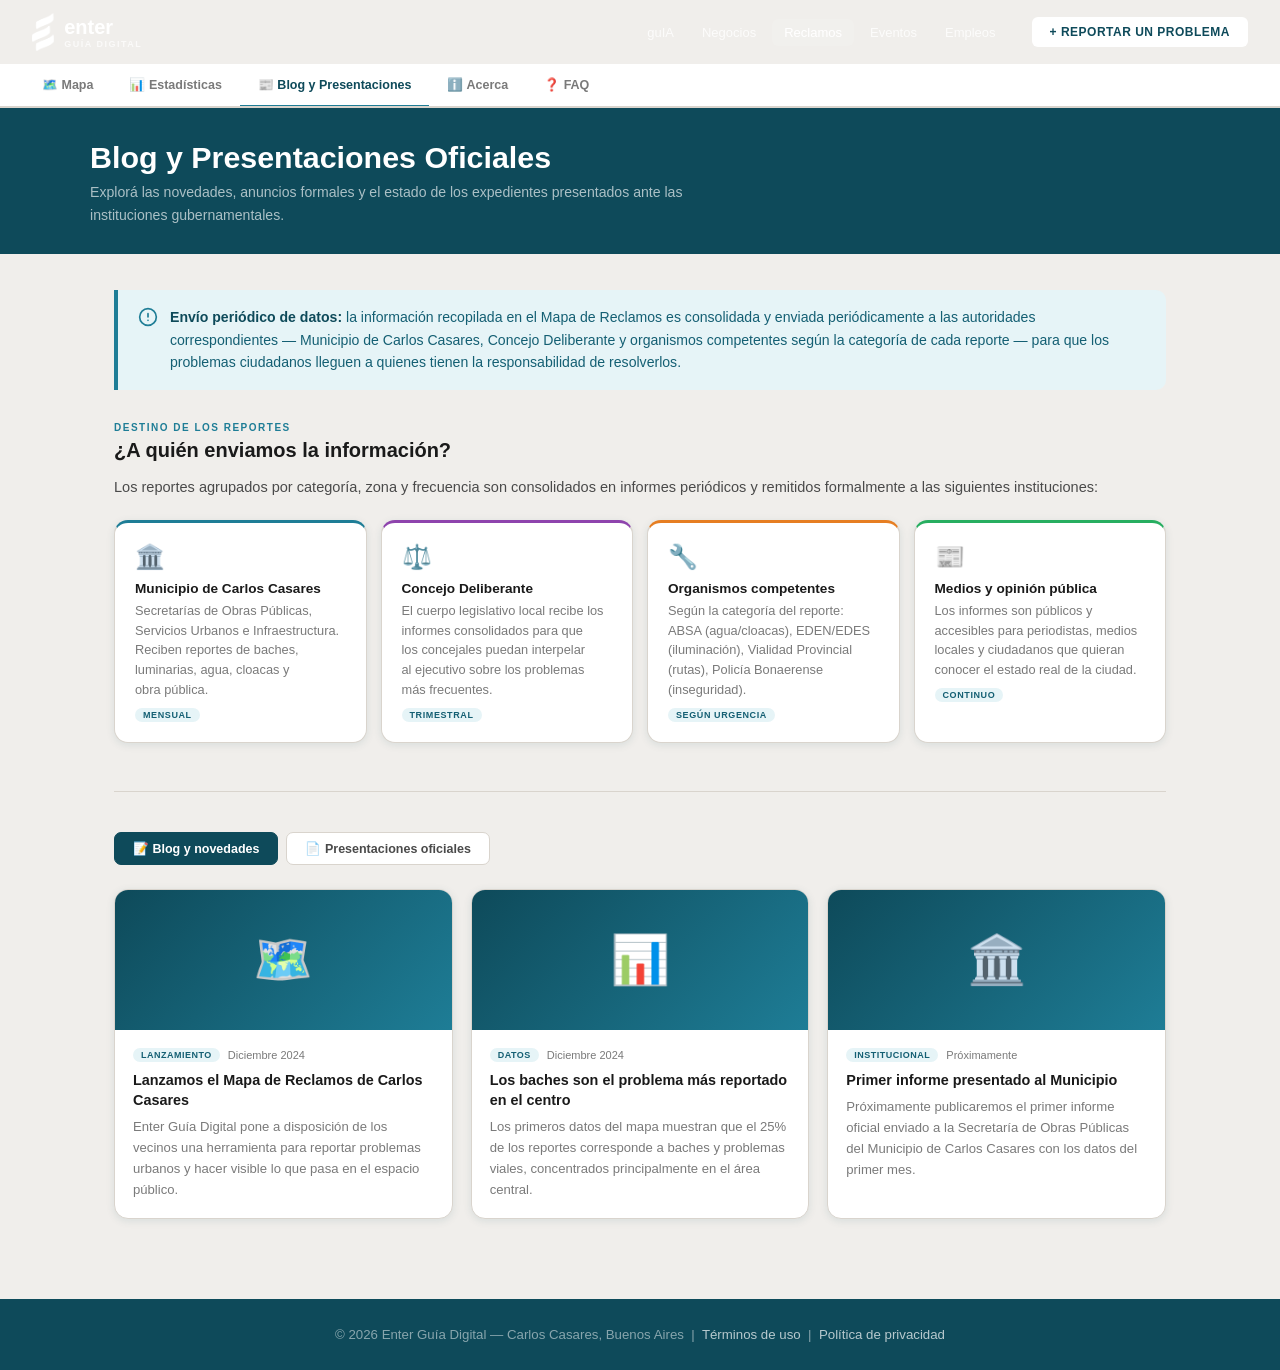
<file: reclamos-blog.html>
<!DOCTYPE html>
<html lang="es">
<head>
  <meta charset="UTF-8" />
  <meta http-equiv="Content-Security-Policy" content="default-src 'self'; script-src 'self' 'unsafe-inline' https://unpkg.com https://cdn.jsdelivr.net; style-src 'self' 'unsafe-inline' https://fonts.googleapis.com https://unpkg.com; font-src https://fonts.gstatic.com; img-src 'self' data: https://images.unsplash.com https://*.tile.openstreetmap.org https://unpkg.com; frame-src https://www.google.com; connect-src 'self'; object-src 'none'; base-uri 'self'; form-action 'self'" />
  <meta name="referrer" content="strict-origin-when-cross-origin" />
  <meta name="viewport" content="width=device-width, initial-scale=1.0" />
  <title>Blog y Presentaciones Oficiales — Reclamos — Enter Guía Digital</title>
  <link rel="preconnect" href="https://fonts.googleapis.com" />
  <link rel="preconnect" href="https://fonts.gstatic.com" crossorigin />
  <link href="https://fonts.googleapis.com/css2?family=Montserrat:wght@400;600;700;800&family=Inter:wght@400;500;600&display=swap" rel="stylesheet" />
  <style>
    :root {
      --teal:        #1e7d96;
      --teal-dark:   #145f73;
      --teal-darker: #0e4a5a;
      --teal-pale:   #e6f4f7;
      --gray-bg:     #f0eeeb;
      --gray-border: #d9d4cd;
      --text-dark:   #1a1a1a;
      --text-mid:    #4a4a4a;
      --text-light:  #7a7a7a;
      --white:       #ffffff;
      --shadow-sm:   0 2px 8px rgba(0,0,0,.08);
      --shadow-md:   0 6px 24px rgba(0,0,0,.13);
      --radius:      14px;
      --transition:  .3s cubic-bezier(.4,0,.2,1);
    }
    *, *::before, *::after { box-sizing: border-box; margin: 0; padding: 0; }
    body { font-family: 'Inter', sans-serif; background: var(--gray-bg); color: var(--text-dark); padding-top: 64px; }
    a { text-decoration: none; color: inherit; }
    img { display: block; max-width: 100%; }

    .header { background: transparent; height: 64px; display: flex; align-items: center; padding: 0 32px; gap: 24px; position: fixed; top: 0; left: 0; right: 0; z-index: 200; transition: background var(--transition), box-shadow var(--transition), backdrop-filter var(--transition); }
    .header.scrolled { background: var(--teal-darker); box-shadow: 0 2px 20px rgba(0,0,0,.25); backdrop-filter: blur(10px); }
    .logo { display: flex; align-items: center; gap: 10px; flex-shrink: 0; }
    .logo img { height: 38px; width: auto; filter: brightness(0) invert(1); }
    .logo-text .name { font-family: 'Montserrat', sans-serif; font-weight: 800; font-size: 20px; color: var(--white); }
    .logo-text .sub { font-size: 9px; color: rgba(255,255,255,.7); letter-spacing: 1.5px; text-transform: uppercase; font-family: 'Montserrat', sans-serif; font-weight: 600; }
    .nav { display: flex; align-items: center; gap: 4px; margin-left: auto; }
    .nav a { font-size: 13px; font-weight: 500; color: rgba(255,255,255,.8); padding: 6px 12px; border-radius: 6px; transition: background var(--transition); font-family: 'Montserrat', sans-serif; }
    .nav a:hover, .nav a.active { background: rgba(255,255,255,.12); color: var(--white); }
    .btn-nav { font-family: 'Montserrat', sans-serif; font-size: 12px; font-weight: 700; letter-spacing: .5px; text-transform: uppercase; background: var(--white); color: var(--teal-darker); border: none; padding: 8px 18px; border-radius: 6px; cursor: pointer; white-space: nowrap; }

    .subnav { background: var(--white); border-bottom: 2px solid var(--gray-border); padding: 0 24px; display: flex; overflow-x: auto; }
    .subnav a { font-family: 'Montserrat', sans-serif; font-size: 12.5px; font-weight: 700; color: var(--text-light); padding: 13px 18px; border-bottom: 3px solid transparent; margin-bottom: -2px; display: flex; align-items: center; gap: 6px; transition: color var(--transition), border-color var(--transition); white-space: nowrap; }
    .subnav a:hover { color: var(--teal); }
    .subnav a.active { color: var(--teal-darker); border-bottom-color: var(--teal); }

    .page-hero { background: var(--teal-darker); padding: 32px 32px 28px; color: var(--white); }
    .hero-inner { max-width: 1100px; margin: 0 auto; }
    .page-hero h1 { font-family: 'Montserrat', sans-serif; font-size: clamp(1.4rem, 2.5vw, 1.9rem); font-weight: 800; margin-bottom: 6px; }
    .page-hero p { font-size: .88rem; color: rgba(255,255,255,.65); max-width: 640px; line-height: 1.6; }

    /* Info banner */
    .info-banner {
      background: var(--teal-pale); border-left: 4px solid var(--teal);
      border-radius: 0 10px 10px 0; padding: 16px 20px;
      margin-bottom: 32px; display: flex; gap: 12px; align-items: flex-start;
    }
    .info-banner svg { width: 20px; height: 20px; flex-shrink: 0; color: var(--teal); margin-top: 1px; }
    .info-banner p { font-size: .88rem; color: var(--teal-dark); line-height: 1.6; }
    .info-banner strong { color: var(--teal-darker); }

    .layout { max-width: 1100px; margin: 0 auto; padding: 36px 24px 80px; }

    /* Envío periódico */
    .envio-section { margin-bottom: 48px; }
    .section-label { font-family: 'Montserrat', sans-serif; font-size: 10px; font-weight: 800; letter-spacing: 1.5px; text-transform: uppercase; color: var(--teal); margin-bottom: 6px; }
    .section-title { font-family: 'Montserrat', sans-serif; font-size: 1.25rem; font-weight: 800; color: var(--text-dark); margin-bottom: 12px; }
    .section-body { font-size: .91rem; color: var(--text-mid); line-height: 1.8; margin-bottom: 20px; }

    .dest-grid { display: grid; grid-template-columns: repeat(auto-fill, minmax(230px, 1fr)); gap: 14px; }
    .dest-card { background: var(--white); border-radius: var(--radius); border: 1px solid var(--gray-border); padding: 20px; box-shadow: var(--shadow-sm); border-top: 3px solid var(--teal); }
    .dest-card.muni  { border-top-color: #1e7d96; }
    .dest-card.conc  { border-top-color: #8e44ad; }
    .dest-card.org   { border-top-color: #e67e22; }
    .dest-card.publ  { border-top-color: #27ae60; }
    .dest-icon { font-size: 1.5rem; margin-bottom: 10px; }
    .dest-card h3 { font-family: 'Montserrat', sans-serif; font-size: .85rem; font-weight: 800; color: var(--text-dark); margin-bottom: 5px; }
    .dest-card p { font-size: .8rem; color: var(--text-light); line-height: 1.55; }
    .dest-freq { display: inline-block; margin-top: 8px; font-family: 'Montserrat', sans-serif; font-size: 9px; font-weight: 800; letter-spacing: .6px; text-transform: uppercase; padding: 2px 8px; border-radius: 20px; background: var(--teal-pale); color: var(--teal-dark); }

    .divider { border: none; border-top: 1px solid var(--gray-border); margin: 40px 0; }

    /* Tabs blog/presentaciones */
    .tab-bar { display: flex; gap: 8px; margin-bottom: 24px; }
    .tab-btn { font-family: 'Montserrat', sans-serif; font-size: 12.5px; font-weight: 700; padding: 8px 18px; border-radius: 7px; border: 1.5px solid var(--gray-border); background: var(--white); color: var(--text-mid); cursor: pointer; transition: all var(--transition); }
    .tab-btn.active { background: var(--teal-darker); border-color: var(--teal-darker); color: var(--white); }
    .tab-content { display: none; }
    .tab-content.active { display: block; }

    /* Cards blog */
    .blog-grid { display: grid; grid-template-columns: repeat(auto-fill, minmax(320px, 1fr)); gap: 18px; }
    .blog-card { background: var(--white); border-radius: var(--radius); border: 1px solid var(--gray-border); overflow: hidden; box-shadow: var(--shadow-sm); transition: transform var(--transition), box-shadow var(--transition); cursor: pointer; }
    .blog-card:hover { transform: translateY(-3px); box-shadow: var(--shadow-md); }
    .blog-thumb { height: 140px; background: linear-gradient(135deg, var(--teal-darker), var(--teal)); display: flex; align-items: center; justify-content: center; font-size: 3rem; }
    .blog-body { padding: 18px; }
    .blog-meta { display: flex; align-items: center; gap: 8px; margin-bottom: 8px; }
    .blog-tag { font-family: 'Montserrat', sans-serif; font-size: 9px; font-weight: 800; letter-spacing: .5px; text-transform: uppercase; padding: 2px 8px; border-radius: 20px; background: var(--teal-pale); color: var(--teal-dark); }
    .blog-date { font-size: 11px; color: var(--text-light); }
    .blog-title { font-family: 'Montserrat', sans-serif; font-size: .9rem; font-weight: 800; color: var(--text-dark); margin-bottom: 6px; line-height: 1.4; }
    .blog-excerpt { font-size: .82rem; color: var(--text-light); line-height: 1.6; }

    /* Presentaciones */
    .pres-list { display: flex; flex-direction: column; gap: 12px; }
    .pres-card { background: var(--white); border-radius: var(--radius); border: 1px solid var(--gray-border); padding: 18px 20px; display: flex; gap: 16px; align-items: flex-start; box-shadow: var(--shadow-sm); transition: box-shadow var(--transition); }
    .pres-card:hover { box-shadow: var(--shadow-md); }
    .pres-icon-wrap { width: 48px; height: 48px; border-radius: 10px; display: flex; align-items: center; justify-content: center; font-size: 1.4rem; flex-shrink: 0; }
    .pres-icon-wrap.muni { background: #e6f4f7; }
    .pres-icon-wrap.conc { background: #f3e8ff; }
    .pres-icon-wrap.org  { background: #fff3e0; }
    .pres-body { flex: 1; }
    .pres-badges { display: flex; gap: 6px; flex-wrap: wrap; margin-bottom: 6px; }
    .pres-badge { font-family: 'Montserrat', sans-serif; font-size: 9px; font-weight: 800; letter-spacing: .5px; text-transform: uppercase; padding: 2px 8px; border-radius: 20px; color: var(--white); }
    .pres-title { font-family: 'Montserrat', sans-serif; font-size: .9rem; font-weight: 800; color: var(--text-dark); margin-bottom: 4px; }
    .pres-desc { font-size: .83rem; color: var(--text-mid); line-height: 1.55; margin-bottom: 8px; }
    .pres-meta { display: flex; gap: 14px; flex-wrap: wrap; }
    .pres-meta span { font-size: 11px; color: var(--text-light); display: flex; align-items: center; gap: 4px; }
    .pres-meta svg { width: 12px; height: 12px; }
    .pres-estado { font-family: 'Montserrat', sans-serif; font-size: 9.5px; font-weight: 800; padding: 3px 9px; border-radius: 20px; border: none; cursor: default; }
    .pres-estado.ingresado { background: #e3f2fd; color: #1565c0; }
    .pres-estado.en-tramite { background: #fff3e0; color: #e65100; }
    .pres-estado.respondido { background: #e8f5e9; color: #2e7d32; }

    /* Empty state */
    .coming-soon { text-align: center; padding: 60px 24px; background: var(--white); border-radius: var(--radius); border: 1px dashed var(--gray-border); }
    .coming-soon .cs-icon { font-size: 2.5rem; margin-bottom: 12px; }
    .coming-soon h3 { font-family: 'Montserrat', sans-serif; font-size: .95rem; font-weight: 800; color: var(--text-mid); margin-bottom: 6px; }
    .coming-soon p { font-size: .85rem; color: var(--text-light); }

    .footer { background: var(--teal-darker); text-align: center; padding: 28px 24px; color: rgba(255,255,255,.5); font-size: .83rem; }
    .footer a { color: rgba(255,255,255,.7); }

    @media (max-width: 860px) { .nav { display: none; } .blog-grid { grid-template-columns: 1fr; } }
  </style>
  <meta name="description" content="Enter, la guía digital de Carlos Casares: negocios, eventos, empleos y reclamos de la ciudad en un solo lugar." />
  <meta name="theme-color" content="#0e4a5a" />
  <link rel="icon" type="image/png" href="./logo.png" />
  <link rel="stylesheet" href="./enter-polish.css" />
</head>
<body>

  <header class="header">
    <a href="./index.html" class="logo">
      <img src="./logo.png" alt="Enter Guía Digital" />
      <div class="logo-text">
        <div class="name">enter</div>
        <div class="sub">guía digital</div>
      </div>
    </a>
    <nav class="nav">
      <a href="./guia.html">guIA</a>
      <a href="./negocios.html">Negocios</a>
      <a href="./reclamos.html" class="active">Reclamos</a>
      <a href="./index.html#eventos">Eventos</a>
      <a href="./empleos.html">Empleos</a>
    </nav>
    <div>
      <a href="./reclamos.html"><button class="btn-nav">+ Reportar un problema</button></a>
    </div>
  </header>

  <nav class="subnav">
    <a href="./reclamos.html">🗺️ Mapa</a>
    <a href="./reclamos-estadisticas.html">📊 Estadísticas</a>
    <a href="./reclamos-blog.html" class="active">📰 Blog y Presentaciones</a>
    <a href="./reclamos-acerca.html">ℹ️ Acerca</a>
    <a href="./reclamos-faq.html">❓ FAQ</a>
  </nav>

  <div class="page-hero">
    <div class="hero-inner">
      <h1>Blog y Presentaciones Oficiales</h1>
      <p>Explorá las novedades, anuncios formales y el estado de los expedientes presentados ante las instituciones gubernamentales.</p>
    </div>
  </div>

  <div class="layout">

    <!-- Banner envío periódico -->
    <div class="info-banner">
      <svg viewBox="0 0 24 24" fill="none" stroke="currentColor" stroke-width="2" stroke-linecap="round"><circle cx="12" cy="12" r="10"/><path d="M12 8v4M12 16h.01"/></svg>
      <p><strong>Envío periódico de datos:</strong> la información recopilada en el Mapa de Reclamos es consolidada y enviada periódicamente a las autoridades correspondientes — Municipio de Carlos Casares, Concejo Deliberante y organismos competentes según la categoría de cada reporte — para que los problemas ciudadanos lleguen a quienes tienen la responsabilidad de resolverlos.</p>
    </div>

    <!-- A quién enviamos -->
    <div class="envio-section">
      <div class="section-label">Destino de los reportes</div>
      <h2 class="section-title">¿A quién enviamos la información?</h2>
      <p class="section-body">Los reportes agrupados por categoría, zona y frecuencia son consolidados en informes periódicos y remitidos formalmente a las siguientes instituciones:</p>

      <div class="dest-grid">
        <div class="dest-card muni">
          <div class="dest-icon">🏛️</div>
          <h3>Municipio de Carlos Casares</h3>
          <p>Secretarías de Obras Públicas, Servicios Urbanos e Infraestructura. Reciben reportes de baches, luminarias, agua, cloacas y obra pública.</p>
          <span class="dest-freq">Mensual</span>
        </div>
        <div class="dest-card conc">
          <div class="dest-icon">⚖️</div>
          <h3>Concejo Deliberante</h3>
          <p>El cuerpo legislativo local recibe los informes consolidados para que los concejales puedan interpelar al ejecutivo sobre los problemas más frecuentes.</p>
          <span class="dest-freq">Trimestral</span>
        </div>
        <div class="dest-card org">
          <div class="dest-icon">🔧</div>
          <h3>Organismos competentes</h3>
          <p>Según la categoría del reporte: ABSA (agua/cloacas), EDEN/EDES (iluminación), Vialidad Provincial (rutas), Policía Bonaerense (inseguridad).</p>
          <span class="dest-freq">Según urgencia</span>
        </div>
        <div class="dest-card publ">
          <div class="dest-icon">📰</div>
          <h3>Medios y opinión pública</h3>
          <p>Los informes son públicos y accesibles para periodistas, medios locales y ciudadanos que quieran conocer el estado real de la ciudad.</p>
          <span class="dest-freq">Continuo</span>
        </div>
      </div>
    </div>

    <hr class="divider" />

    <!-- Tabs Blog / Presentaciones -->
    <div class="tab-bar">
      <button class="tab-btn active" onclick="switchTab('blog', this)">📝 Blog y novedades</button>
      <button class="tab-btn" onclick="switchTab('pres', this)">📄 Presentaciones oficiales</button>
    </div>

    <!-- Blog -->
    <div class="tab-content active" id="tab-blog">
      <div class="blog-grid">

        <div class="blog-card">
          <div class="blog-thumb">🗺️</div>
          <div class="blog-body">
            <div class="blog-meta">
              <span class="blog-tag">Lanzamiento</span>
              <span class="blog-date">Diciembre 2024</span>
            </div>
            <div class="blog-title">Lanzamos el Mapa de Reclamos de Carlos Casares</div>
            <div class="blog-excerpt">Enter Guía Digital pone a disposición de los vecinos una herramienta para reportar problemas urbanos y hacer visible lo que pasa en el espacio público.</div>
          </div>
        </div>

        <div class="blog-card">
          <div class="blog-thumb">📊</div>
          <div class="blog-body">
            <div class="blog-meta">
              <span class="blog-tag">Datos</span>
              <span class="blog-date">Diciembre 2024</span>
            </div>
            <div class="blog-title">Los baches son el problema más reportado en el centro</div>
            <div class="blog-excerpt">Los primeros datos del mapa muestran que el 25% de los reportes corresponde a baches y problemas viales, concentrados principalmente en el área central.</div>
          </div>
        </div>

        <div class="blog-card">
          <div class="blog-thumb">🏛️</div>
          <div class="blog-body">
            <div class="blog-meta">
              <span class="blog-tag">Institucional</span>
              <span class="blog-date">Próximamente</span>
            </div>
            <div class="blog-title">Primer informe presentado al Municipio</div>
            <div class="blog-excerpt">Próximamente publicaremos el primer informe oficial enviado a la Secretaría de Obras Públicas del Municipio de Carlos Casares con los datos del primer mes.</div>
          </div>
        </div>

      </div>
    </div>

    <!-- Presentaciones -->
    <div class="tab-content" id="tab-pres">
      <div class="pres-list">

        <div class="pres-card">
          <div class="pres-icon-wrap muni">🏛️</div>
          <div class="pres-body">
            <div class="pres-badges">
              <span class="pres-badge" style="background:#1e7d96;">Municipio</span>
              <span class="pres-estado ingresado">Ingresado</span>
            </div>
            <div class="pres-title">Informe de Reclamos Urbanos — Diciembre 2024</div>
            <div class="pres-desc">Consolidado de los 12 reportes recibidos durante el mes de diciembre 2024, clasificados por categoría y zona. Remitido a la Secretaría de Obras Públicas del Municipio de Carlos Casares.</div>
            <div class="pres-meta">
              <span>
                <svg viewBox="0 0 24 24" fill="none" stroke="currentColor" stroke-width="2"><rect x="3" y="4" width="18" height="18" rx="2"/><path d="M16 2v4M8 2v4M3 10h18"/></svg>
                Diciembre 2024
              </span>
              <span>
                <svg viewBox="0 0 24 24" fill="none" stroke="currentColor" stroke-width="2"><path d="M17 21v-2a4 4 0 00-4-4H5a4 4 0 00-4 4v2"/><circle cx="9" cy="7" r="4"/></svg>
                Secretaría de Obras Públicas
              </span>
            </div>
          </div>
        </div>

        <div class="pres-card">
          <div class="pres-icon-wrap conc">⚖️</div>
          <div class="pres-body">
            <div class="pres-badges">
              <span class="pres-badge" style="background:#8e44ad;">Concejo Deliberante</span>
              <span class="pres-estado en-tramite">En trámite</span>
            </div>
            <div class="pres-title">Nota de presentación del Observatorio Ciudadano</div>
            <div class="pres-desc">Nota formal presentada ante el Concejo Deliberante de Carlos Casares informando sobre la creación del Mapa de Reclamos y solicitando el reconocimiento institucional del proyecto.</div>
            <div class="pres-meta">
              <span>
                <svg viewBox="0 0 24 24" fill="none" stroke="currentColor" stroke-width="2"><rect x="3" y="4" width="18" height="18" rx="2"/><path d="M16 2v4M8 2v4M3 10h18"/></svg>
                Diciembre 2024
              </span>
              <span>
                <svg viewBox="0 0 24 24" fill="none" stroke="currentColor" stroke-width="2"><path d="M17 21v-2a4 4 0 00-4-4H5a4 4 0 00-4 4v2"/><circle cx="9" cy="7" r="4"/></svg>
                Concejo Deliberante
              </span>
            </div>
          </div>
        </div>

      </div>
    </div>

  </div>

  <footer class="footer">
    <p>© 2026 Enter Guía Digital — Carlos Casares, Buenos Aires &nbsp;|&nbsp; <a href="./terminos.html">Términos de uso</a> &nbsp;|&nbsp; <a href="./privacidad.html">Política de privacidad</a></p>
  </footer>

  <script>
    const headerEl = document.querySelector('.header');
    window.addEventListener('scroll', () => {
      headerEl.classList.toggle('scrolled', window.scrollY > 10);
    });

    function switchTab(id, btn) {
      document.querySelectorAll('.tab-content').forEach(t => t.classList.remove('active'));
      document.querySelectorAll('.tab-btn').forEach(b => b.classList.remove('active'));
      document.getElementById('tab-' + id).classList.add('active');
      btn.classList.add('active');
    }
  </script>
</body>
</html>
</file>
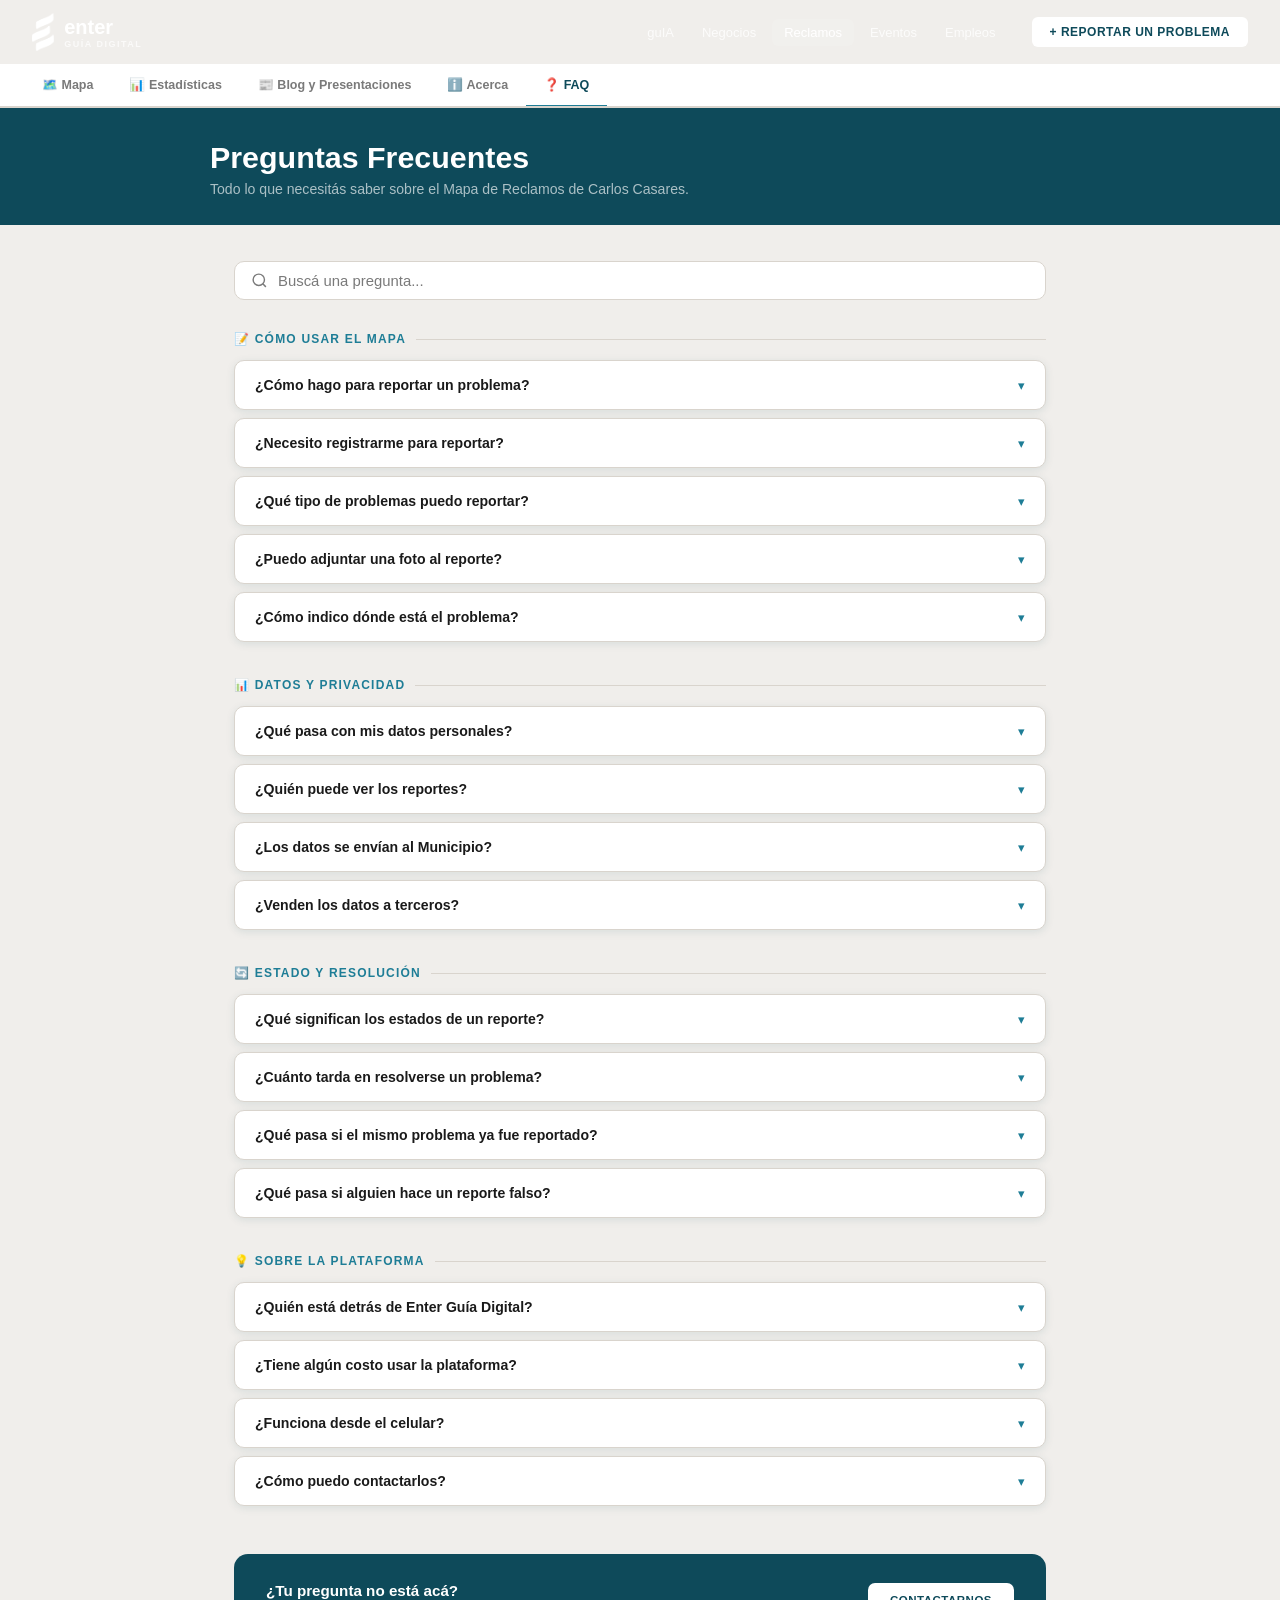
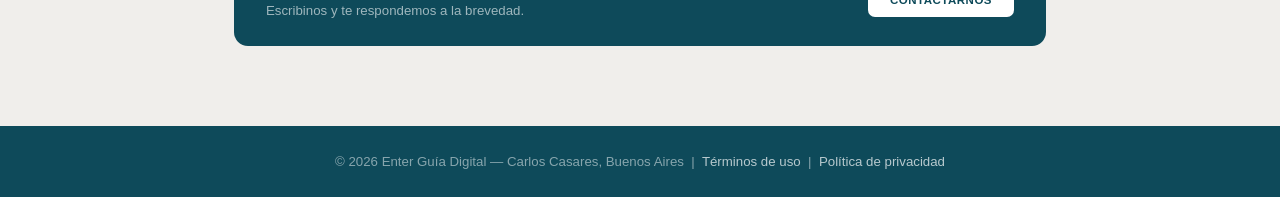
<file: reclamos-faq.html>
<!DOCTYPE html>
<html lang="es">
<head>
  <meta charset="UTF-8" />
  <meta http-equiv="Content-Security-Policy" content="default-src 'self'; script-src 'self' 'unsafe-inline' https://unpkg.com https://cdn.jsdelivr.net; style-src 'self' 'unsafe-inline' https://fonts.googleapis.com https://unpkg.com; font-src https://fonts.gstatic.com; img-src 'self' data: https://images.unsplash.com https://*.tile.openstreetmap.org https://unpkg.com; frame-src https://www.google.com; connect-src 'self'; object-src 'none'; base-uri 'self'; form-action 'self'" />
  <meta name="referrer" content="strict-origin-when-cross-origin" />
  <meta name="viewport" content="width=device-width, initial-scale=1.0" />
  <title>Preguntas Frecuentes — Reclamos — Enter Guía Digital</title>
  <link rel="preconnect" href="https://fonts.googleapis.com" />
  <link rel="preconnect" href="https://fonts.gstatic.com" crossorigin />
  <link href="https://fonts.googleapis.com/css2?family=Montserrat:wght@400;600;700;800&family=Inter:wght@400;500;600&display=swap" rel="stylesheet" />
  <style>
    :root {
      --teal:        #1e7d96;
      --teal-dark:   #145f73;
      --teal-darker: #0e4a5a;
      --teal-pale:   #e6f4f7;
      --gray-bg:     #f0eeeb;
      --gray-border: #d9d4cd;
      --text-dark:   #1a1a1a;
      --text-mid:    #4a4a4a;
      --text-light:  #7a7a7a;
      --white:       #ffffff;
      --shadow-sm:   0 2px 8px rgba(0,0,0,.08);
      --shadow-md:   0 6px 24px rgba(0,0,0,.12);
      --radius:      14px;
      --transition:  .3s cubic-bezier(.4,0,.2,1);
    }
    *, *::before, *::after { box-sizing: border-box; margin: 0; padding: 0; }
    body { font-family: 'Inter', sans-serif; background: var(--gray-bg); color: var(--text-dark); padding-top: 64px; }
    a { text-decoration: none; color: inherit; }
    img { display: block; max-width: 100%; }

    .header { background: transparent; height: 64px; display: flex; align-items: center; padding: 0 32px; gap: 24px; position: fixed; top: 0; left: 0; right: 0; z-index: 200; transition: background var(--transition), box-shadow var(--transition), backdrop-filter var(--transition); }
    .header.scrolled { background: var(--teal-darker); box-shadow: 0 2px 20px rgba(0,0,0,.25); backdrop-filter: blur(10px); }
    .logo { display: flex; align-items: center; gap: 10px; flex-shrink: 0; }
    .logo img { height: 38px; width: auto; filter: brightness(0) invert(1); }
    .logo-text .name { font-family: 'Montserrat', sans-serif; font-weight: 800; font-size: 20px; color: var(--white); }
    .logo-text .sub { font-size: 9px; color: rgba(255,255,255,.7); letter-spacing: 1.5px; text-transform: uppercase; font-family: 'Montserrat', sans-serif; font-weight: 600; }
    .nav { display: flex; align-items: center; gap: 4px; margin-left: auto; }
    .nav a { font-size: 13px; font-weight: 500; color: rgba(255,255,255,.8); padding: 6px 12px; border-radius: 6px; transition: background var(--transition); font-family: 'Montserrat', sans-serif; }
    .nav a:hover, .nav a.active { background: rgba(255,255,255,.12); color: var(--white); }
    .btn-nav { font-family: 'Montserrat', sans-serif; font-size: 12px; font-weight: 700; letter-spacing: .5px; text-transform: uppercase; background: var(--white); color: var(--teal-darker); border: none; padding: 8px 18px; border-radius: 6px; cursor: pointer; white-space: nowrap; }

    .subnav { background: var(--white); border-bottom: 2px solid var(--gray-border); padding: 0 24px; display: flex; overflow-x: auto; }
    .subnav a { font-family: 'Montserrat', sans-serif; font-size: 12.5px; font-weight: 700; color: var(--text-light); padding: 13px 18px; border-bottom: 3px solid transparent; margin-bottom: -2px; display: flex; align-items: center; gap: 6px; transition: color var(--transition), border-color var(--transition); white-space: nowrap; }
    .subnav a:hover { color: var(--teal); }
    .subnav a.active { color: var(--teal-darker); border-bottom-color: var(--teal); }

    .page-hero { background: var(--teal-darker); padding: 32px 32px 28px; color: var(--white); }
    .hero-inner { max-width: 860px; margin: 0 auto; }
    .page-hero h1 { font-family: 'Montserrat', sans-serif; font-size: clamp(1.4rem, 2.5vw, 1.9rem); font-weight: 800; margin-bottom: 6px; }
    .page-hero p { font-size: .88rem; color: rgba(255,255,255,.65); }

    .layout { max-width: 860px; margin: 0 auto; padding: 36px 24px 80px; }

    /* Search */
    .faq-search { display: flex; align-items: center; gap: 10px; background: var(--white); border: 1.5px solid var(--gray-border); border-radius: 10px; padding: 10px 16px; margin-bottom: 32px; transition: border-color var(--transition); }
    .faq-search:focus-within { border-color: var(--teal); }
    .faq-search svg { width: 17px; height: 17px; color: var(--text-light); flex-shrink: 0; }
    .faq-search input { flex: 1; border: none; outline: none; font-family: 'Inter', sans-serif; font-size: .93rem; color: var(--text-dark); background: transparent; }
    .faq-search input::placeholder { color: var(--text-light); }

    /* Grupo */
    .faq-group { margin-bottom: 36px; }
    .faq-group-title { display: flex; align-items: center; gap: 10px; font-family: 'Montserrat', sans-serif; font-size: .75rem; font-weight: 800; letter-spacing: 1.2px; text-transform: uppercase; color: var(--teal); margin-bottom: 14px; }
    .faq-group-title::after { content: ''; flex: 1; height: 1px; background: var(--gray-border); }

    /* Acordeón */
    .faq-item { background: var(--white); border-radius: 10px; border: 1px solid var(--gray-border); margin-bottom: 8px; overflow: hidden; box-shadow: var(--shadow-sm); transition: box-shadow var(--transition); }
    .faq-item:hover { box-shadow: var(--shadow-md); }
    .faq-item.hidden { display: none; }
    .faq-question { display: flex; align-items: center; justify-content: space-between; gap: 16px; padding: 16px 20px; cursor: pointer; user-select: none; }
    .faq-q-text { font-family: 'Montserrat', sans-serif; font-size: .88rem; font-weight: 700; color: var(--text-dark); }
    .faq-chevron { font-size: .8rem; color: var(--teal); flex-shrink: 0; transition: transform var(--transition); }
    .faq-item.open .faq-chevron { transform: rotate(180deg); }
    .faq-answer { display: none; padding: 0 20px 16px; font-size: .88rem; color: var(--text-mid); line-height: 1.75; border-top: 1px solid var(--gray-border); padding-top: 14px; }
    .faq-item.open .faq-answer { display: block; }
    .faq-answer a { color: var(--teal); font-weight: 600; }
    .faq-answer strong { color: var(--text-dark); }

    /* No results */
    .no-results { text-align: center; padding: 48px 24px; color: var(--text-light); display: none; }
    .no-results svg { width: 40px; height: 40px; margin: 0 auto 14px; opacity: .3; }
    .no-results p { font-size: .9rem; }

    /* CTA contacto */
    .cta-block { background: var(--teal-darker); border-radius: var(--radius); padding: 28px 32px; display: flex; align-items: center; justify-content: space-between; gap: 20px; margin-top: 48px; }
    .cta-block h3 { font-family: 'Montserrat', sans-serif; font-size: .95rem; font-weight: 800; color: var(--white); margin-bottom: 4px; }
    .cta-block p { font-size: .83rem; color: rgba(255,255,255,.6); }
    .cta-btn { font-family: 'Montserrat', sans-serif; font-size: 11.5px; font-weight: 800; letter-spacing: .5px; text-transform: uppercase; background: var(--white); color: var(--teal-darker); border: none; padding: 11px 22px; border-radius: 7px; cursor: pointer; white-space: nowrap; }

    .footer { background: var(--teal-darker); text-align: center; padding: 28px 24px; color: rgba(255,255,255,.5); font-size: .83rem; }
    .footer a { color: rgba(255,255,255,.7); }

    @media (max-width: 860px) { .nav { display: none; } .cta-block { flex-direction: column; } }
  </style>
  <meta name="description" content="Enter, la guía digital de Carlos Casares: negocios, eventos, empleos y reclamos de la ciudad en un solo lugar." />
  <meta name="theme-color" content="#0e4a5a" />
  <link rel="icon" type="image/png" href="./logo.png" />
  <link rel="stylesheet" href="./enter-polish.css" />
</head>
<body>

  <header class="header">
    <a href="./index.html" class="logo">
      <img src="./logo.png" alt="Enter Guía Digital" />
      <div class="logo-text">
        <div class="name">enter</div>
        <div class="sub">guía digital</div>
      </div>
    </a>
    <nav class="nav">
      <a href="./guia.html">guIA</a>
      <a href="./negocios.html">Negocios</a>
      <a href="./reclamos.html" class="active">Reclamos</a>
      <a href="./index.html#eventos">Eventos</a>
      <a href="./empleos.html">Empleos</a>
    </nav>
    <div>
      <a href="./reclamos.html"><button class="btn-nav">+ Reportar un problema</button></a>
    </div>
  </header>

  <nav class="subnav">
    <a href="./reclamos.html">🗺️ Mapa</a>
    <a href="./reclamos-estadisticas.html">📊 Estadísticas</a>
    <a href="./reclamos-blog.html">📰 Blog y Presentaciones</a>
    <a href="./reclamos-acerca.html">ℹ️ Acerca</a>
    <a href="./reclamos-faq.html" class="active">❓ FAQ</a>
  </nav>

  <div class="page-hero">
    <div class="hero-inner">
      <h1>Preguntas Frecuentes</h1>
      <p>Todo lo que necesitás saber sobre el Mapa de Reclamos de Carlos Casares.</p>
    </div>
  </div>

  <div class="layout">

    <div class="faq-search">
      <svg viewBox="0 0 24 24" fill="none" stroke="currentColor" stroke-width="2"><circle cx="11" cy="11" r="8"/><path d="M21 21l-4.35-4.35"/></svg>
      <input type="text" id="faqSearch" placeholder="Buscá una pregunta..." />
    </div>

    <div id="faqContent">

      <!-- Grupo 1 -->
      <div class="faq-group" data-group="uso">
        <div class="faq-group-title">📝 Cómo usar el mapa</div>

        <div class="faq-item" data-q="cómo hago un reporte reportar problema">
          <div class="faq-question" onclick="toggle(this)">
            <span class="faq-q-text">¿Cómo hago para reportar un problema?</span>
            <span class="faq-chevron">▾</span>
          </div>
          <div class="faq-answer">
            Hacé clic en el botón <strong>"+ Reportar"</strong> que aparece en la esquina inferior derecha del mapa, o en el botón del header. Se abre un formulario donde podés elegir la categoría del problema, escribir una descripción, indicar la dirección y subir una foto opcional. El proceso tarda menos de un minuto.
          </div>
        </div>

        <div class="faq-item" data-q="necesito registrarme cuenta usuario anónimo">
          <div class="faq-question" onclick="toggle(this)">
            <span class="faq-q-text">¿Necesito registrarme para reportar?</span>
            <span class="faq-chevron">▾</span>
          </div>
          <div class="faq-answer">
            No. Los reportes son <strong>completamente anónimos</strong> y no requerís crear una cuenta ni dejar ningún dato personal. Cualquier vecino puede reportar directamente sin registrarse.
          </div>
        </div>

        <div class="faq-item" data-q="categorías tipos problemas reportar">
          <div class="faq-question" onclick="toggle(this)">
            <span class="faq-q-text">¿Qué tipo de problemas puedo reportar?</span>
            <span class="faq-chevron">▾</span>
          </div>
          <div class="faq-answer">
            Podés reportar cualquier problema que afecte el espacio público de Carlos Casares. Las categorías disponibles son: <strong>Baches y calles, Iluminación, Basura y residuos, Agua y red, Cloacas, Semáforos y señales, Arbolado urbano, Obra pública, Inseguridad, Caminos rurales</strong> y Otros. Si el problema no entra en ninguna categoría, usá "Otros" y describilo en el campo de texto.
          </div>
        </div>

        <div class="faq-item" data-q="foto imagen adjuntar reporte">
          <div class="faq-question" onclick="toggle(this)">
            <span class="faq-q-text">¿Puedo adjuntar una foto al reporte?</span>
            <span class="faq-chevron">▾</span>
          </div>
          <div class="faq-answer">
            Sí, es opcional pero muy recomendable. Una foto ayuda a documentar mejor el problema y facilita su identificación por parte de las autoridades. Podés subir una foto desde tu celular o computadora al momento de hacer el reporte.
          </div>
        </div>

        <div class="faq-item" data-q="ubicación dirección calle mapa pin">
          <div class="faq-question" onclick="toggle(this)">
            <span class="faq-q-text">¿Cómo indico dónde está el problema?</span>
            <span class="faq-chevron">▾</span>
          </div>
          <div class="faq-answer">
            En el formulario podés escribir la <strong>calle y número</strong>, la intersección ("entre calles") y el barrio o zona. Con esos datos ubicamos el problema en el mapa. Mientras más precisa sea la dirección, mejor.
          </div>
        </div>

      </div>

      <!-- Grupo 2 -->
      <div class="faq-group" data-group="datos">
        <div class="faq-group-title">📊 Datos y privacidad</div>

        <div class="faq-item" data-q="datos personales privacidad anónimo seguro">
          <div class="faq-question" onclick="toggle(this)">
            <span class="faq-q-text">¿Qué pasa con mis datos personales?</span>
            <span class="faq-chevron">▾</span>
          </div>
          <div class="faq-answer">
            Los reportes son anónimos. No guardamos tu nombre, email ni ningún dato que te identifique a menos que vos lo incluyas voluntariamente. La información de contacto opcional nunca es pública ni compartida con terceros. Cumplimos con la <strong>Ley 25.326 de Protección de Datos Personales</strong> de Argentina. Podés leer más en nuestra <a href="./privacidad.html">Política de privacidad</a>.
          </div>
        </div>

        <div class="faq-item" data-q="quién puede ver reportes público">
          <div class="faq-question" onclick="toggle(this)">
            <span class="faq-q-text">¿Quién puede ver los reportes?</span>
            <span class="faq-chevron">▾</span>
          </div>
          <div class="faq-answer">
            Todos los reportes son <strong>públicos y visibles en el mapa</strong> para cualquier persona que ingrese a la plataforma, sin necesidad de registrarse. La descripción, categoría, zona y estado de cada reporte son información pública.
          </div>
        </div>

        <div class="faq-item" data-q="envían datos municipio gobierno autoridades">
          <div class="faq-question" onclick="toggle(this)">
            <span class="faq-q-text">¿Los datos se envían al Municipio?</span>
            <span class="faq-chevron">▾</span>
          </div>
          <div class="faq-answer">
            Sí. Los reportes agrupados por categoría y zona son consolidados en <strong>informes periódicos</strong> que se envían al Municipio de Carlos Casares, al Concejo Deliberante y a los organismos competentes según el tipo de problema (ABSA para agua/cloacas, Policía para inseguridad, etc.). El objetivo es que los problemas ciudadanos lleguen a quienes tienen la responsabilidad de resolverlos. Podés ver el historial de presentaciones en la sección <a href="./reclamos-blog.html">Blog y Presentaciones</a>.
          </div>
        </div>

        <div class="faq-item" data-q="venden datos comercial terceros">
          <div class="faq-question" onclick="toggle(this)">
            <span class="faq-q-text">¿Venden los datos a terceros?</span>
            <span class="faq-chevron">▾</span>
          </div>
          <div class="faq-answer">
            <strong>No.</strong> Los datos recopilados son de uso exclusivamente público y comunitario. Nunca se venden ni se comparten con empresas privadas con fines comerciales. Los únicos destinatarios son las instituciones gubernamentales y la ciudadanía en general a través de las estadísticas públicas.
          </div>
        </div>

      </div>

      <!-- Grupo 3 -->
      <div class="faq-group" data-group="proceso">
        <div class="faq-group-title">🔄 Estado y resolución</div>

        <div class="faq-item" data-q="estado reporte pendiente proceso resuelto">
          <div class="faq-question" onclick="toggle(this)">
            <span class="faq-q-text">¿Qué significan los estados de un reporte?</span>
            <span class="faq-chevron">▾</span>
          </div>
          <div class="faq-answer">
            Cada reporte puede tener uno de estos tres estados:<br><br>
            🟠 <strong>Pendiente:</strong> el problema fue reportado pero aún no tiene respuesta oficial.<br>
            🔵 <strong>En proceso:</strong> el problema fue identificado y hay gestiones en curso para resolverlo.<br>
            🟢 <strong>Resuelto:</strong> el problema fue solucionado y verificado.
          </div>
        </div>

        <div class="faq-item" data-q="cuánto tarda resolver problema">
          <div class="faq-question" onclick="toggle(this)">
            <span class="faq-q-text">¿Cuánto tarda en resolverse un problema?</span>
            <span class="faq-chevron">▾</span>
          </div>
          <div class="faq-answer">
            Eso depende exclusivamente de las autoridades responsables. Enter Guía Digital no tiene capacidad de forzar la resolución de ningún problema: somos un canal de documentación y visibilización ciudadana. Lo que sí hacemos es <strong>registrar el tiempo que tarda cada tipo de problema</strong> en resolverse y publicar esa información en las estadísticas.
          </div>
        </div>

        <div class="faq-item" data-q="mismo problema reportado duplicado">
          <div class="faq-question" onclick="toggle(this)">
            <span class="faq-q-text">¿Qué pasa si el mismo problema ya fue reportado?</span>
            <span class="faq-chevron">▾</span>
          </div>
          <div class="faq-answer">
            Podés reportarlo igual. Que un mismo problema tenga múltiples reportes es útil: le muestra a las autoridades que más de un vecino lo identificó y que es un problema real y frecuente. Los reportes duplicados refuerzan la urgencia.
          </div>
        </div>

        <div class="faq-item" data-q="reporte falso malicioso incorrecto">
          <div class="faq-question" onclick="toggle(this)">
            <span class="faq-q-text">¿Qué pasa si alguien hace un reporte falso?</span>
            <span class="faq-chevron">▾</span>
          </div>
          <div class="faq-answer">
            Los reportes son moderados por el equipo de Enter Guía Digital. Si detectamos un reporte manifiestamente falso, malintencionado o que viola los <a href="./terminos.html">Términos de uso</a>, puede ser eliminado. Al reportar, el usuario declara que el problema es real y verificable.
          </div>
        </div>

      </div>

      <!-- Grupo 4 -->
      <div class="faq-group" data-group="plataforma">
        <div class="faq-group-title">💡 Sobre la plataforma</div>

        <div class="faq-item" data-q="quién hace enter guía digital equipo">
          <div class="faq-question" onclick="toggle(this)">
            <span class="faq-q-text">¿Quién está detrás de Enter Guía Digital?</span>
            <span class="faq-chevron">▾</span>
          </div>
          <div class="faq-answer">
            Enter Guía Digital es un proyecto de <strong>Thrive</strong>, agencia de publicidad, diseño web y apps con base en Carlos Casares, Buenos Aires. Nació con el objetivo de conectar digitalmente a los vecinos con su ciudad y sus instituciones.
          </div>
        </div>

        <div class="faq-item" data-q="costo gratuito pagar usar plataforma">
          <div class="faq-question" onclick="toggle(this)">
            <span class="faq-q-text">¿Tiene algún costo usar la plataforma?</span>
            <span class="faq-chevron">▾</span>
          </div>
          <div class="faq-answer">
            No. El Mapa de Reclamos y toda la plataforma de Enter Guía Digital son <strong>completamente gratuitos</strong> para los vecinos. El proyecto se sostiene a través de la Guía de Negocios y los espacios destacados para empresas.
          </div>
        </div>

        <div class="faq-item" data-q="celular móvil android iphone funciona">
          <div class="faq-question" onclick="toggle(this)">
            <span class="faq-q-text">¿Funciona desde el celular?</span>
            <span class="faq-chevron">▾</span>
          </div>
          <div class="faq-answer">
            Sí. La plataforma está optimizada para celulares y tablets, tanto Android como iPhone. No necesitás descargar ninguna app: funciona directamente desde el navegador (Chrome, Safari, Firefox, etc.).
          </div>
        </div>

        <div class="faq-item" data-q="contacto email sugerencia error bug">
          <div class="faq-question" onclick="toggle(this)">
            <span class="faq-q-text">¿Cómo puedo contactarlos?</span>
            <span class="faq-chevron">▾</span>
          </div>
          <div class="faq-answer">
            Podés escribirnos a <a href="mailto:enterguiadigital@gmail.com">enterguiadigital@gmail.com</a> para sugerencias, consultas o reportar errores en la plataforma. Leemos todos los mensajes.
          </div>
        </div>

      </div>

    </div>

    <div class="no-results" id="noResults">
      <svg viewBox="0 0 24 24" fill="none" stroke="currentColor" stroke-width="1.5"><circle cx="11" cy="11" r="8"/><path d="M21 21l-4.35-4.35"/></svg>
      <p>No encontramos preguntas que coincidan con tu búsqueda.</p>
    </div>

    <div class="cta-block">
      <div>
        <h3>¿Tu pregunta no está acá?</h3>
        <p>Escribinos y te respondemos a la brevedad.</p>
      </div>
      <a href="mailto:enterguiadigital@gmail.com"><button class="cta-btn">Contactarnos</button></a>
    </div>

  </div>

  <footer class="footer">
    <p>© 2026 Enter Guía Digital — Carlos Casares, Buenos Aires &nbsp;|&nbsp; <a href="./terminos.html">Términos de uso</a> &nbsp;|&nbsp; <a href="./privacidad.html">Política de privacidad</a></p>
  </footer>

  <script>
    const headerEl = document.querySelector('.header');
    window.addEventListener('scroll', () => {
      headerEl.classList.toggle('scrolled', window.scrollY > 10);
    });

    function toggle(el) {
      el.closest('.faq-item').classList.toggle('open');
    }

    document.getElementById('faqSearch').addEventListener('input', function () {
      const q = this.value.toLowerCase().trim();
      let any = false;
      document.querySelectorAll('.faq-item').forEach(item => {
        const text = (item.dataset.q || '') + ' ' + item.textContent.toLowerCase();
        const show = !q || text.includes(q);
        item.classList.toggle('hidden', !show);
        if (show) any = true;
      });
      document.querySelectorAll('.faq-group').forEach(g => {
        const visible = [...g.querySelectorAll('.faq-item')].some(i => !i.classList.contains('hidden'));
        g.style.display = visible ? '' : 'none';
      });
      document.getElementById('noResults').style.display = any ? 'none' : 'block';
    });
  </script>
</body>
</html>
</file>
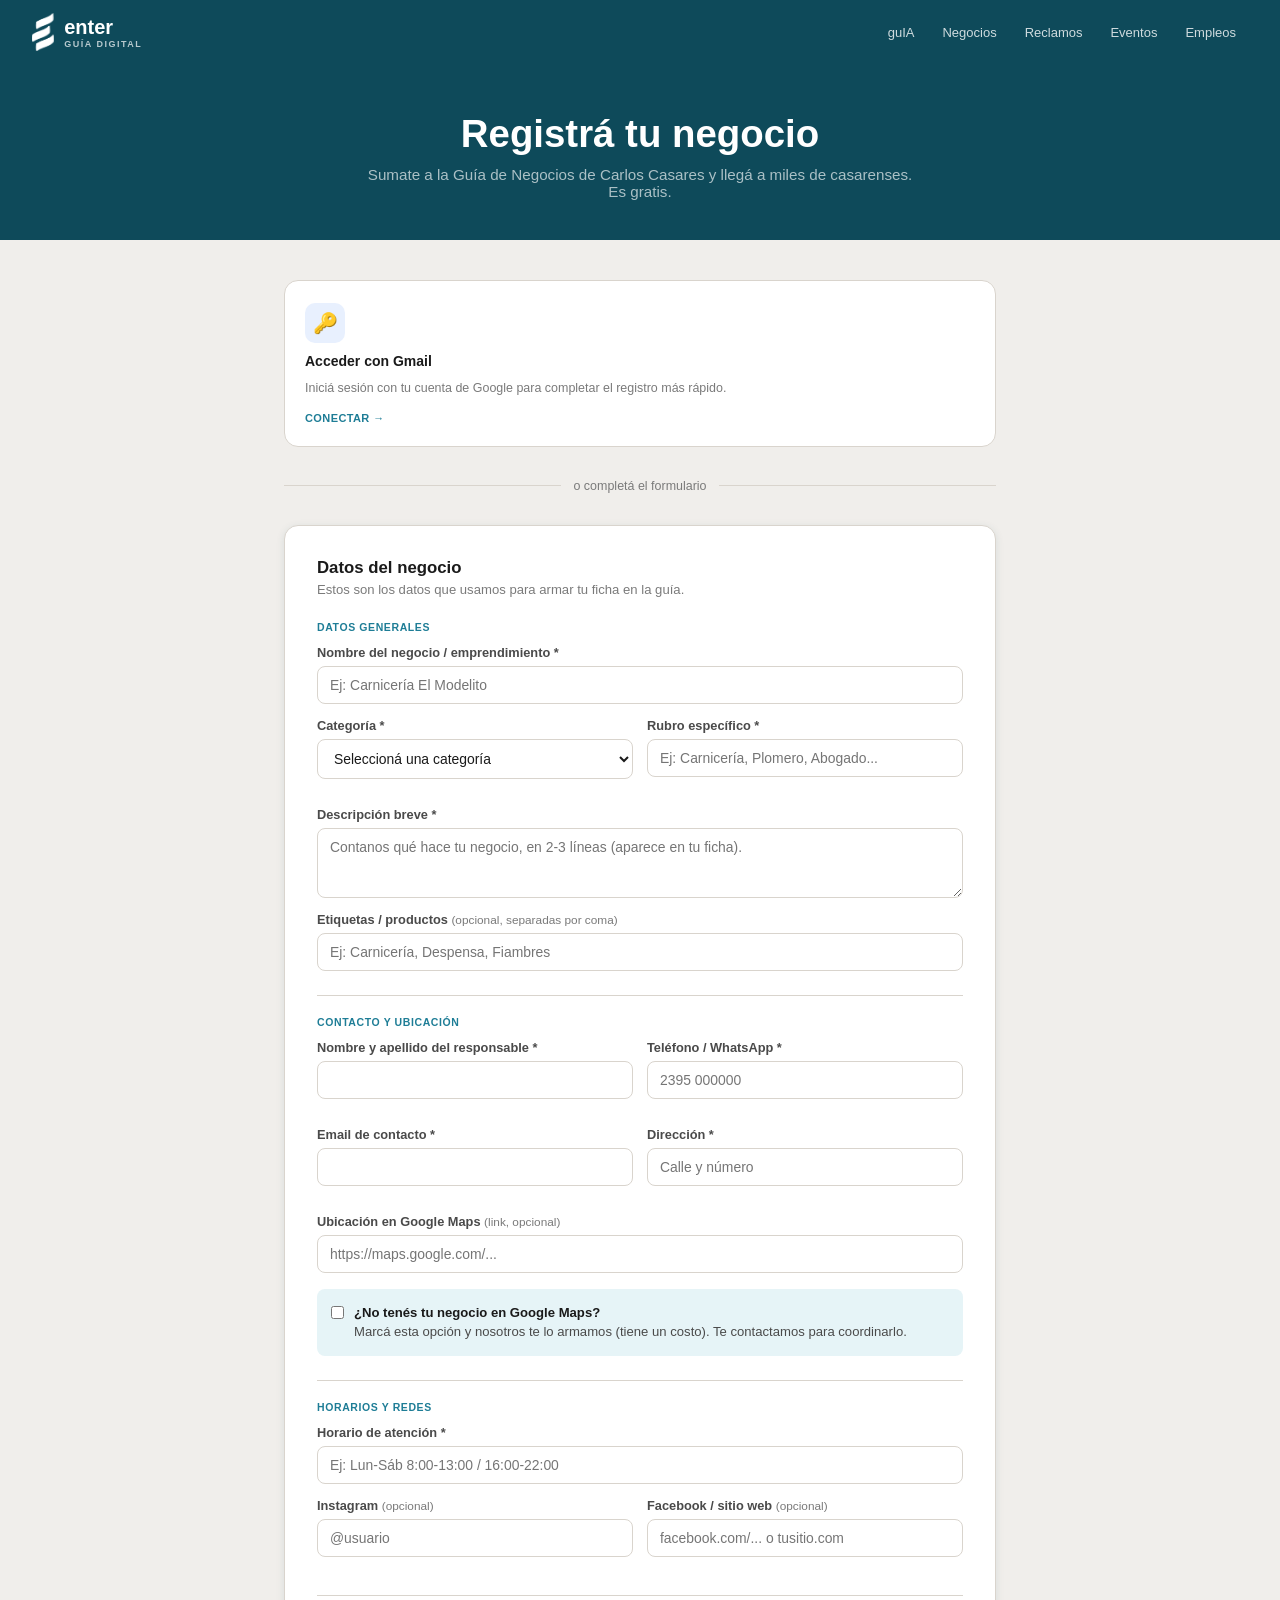
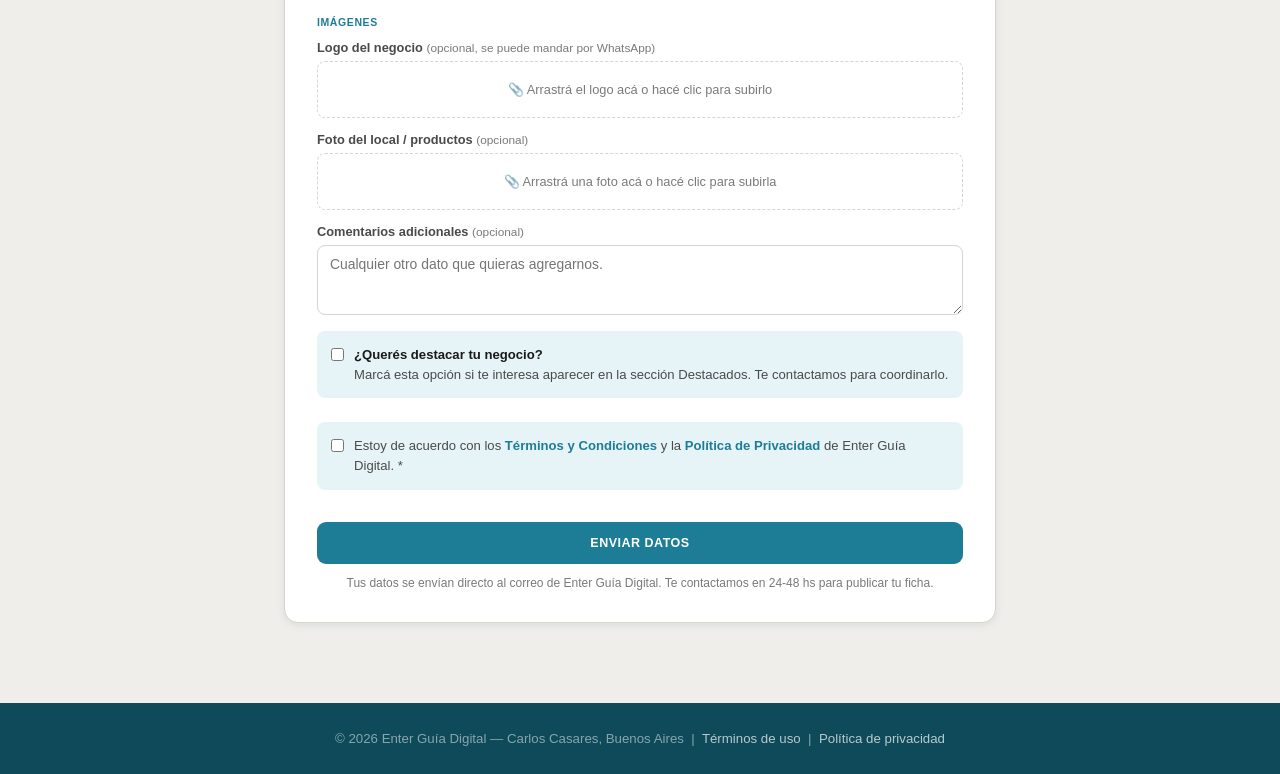
<file: registro-negocio.html>
<!DOCTYPE html>
<html lang="es">
<head>
  <meta charset="UTF-8" />
  <meta http-equiv="Content-Security-Policy" content="default-src 'self'; script-src 'self' 'unsafe-inline' https://unpkg.com https://cdn.jsdelivr.net; style-src 'self' 'unsafe-inline' https://fonts.googleapis.com https://unpkg.com; font-src https://fonts.gstatic.com; img-src 'self' data: https://images.unsplash.com https://*.tile.openstreetmap.org https://unpkg.com; frame-src https://www.google.com; connect-src 'self'; object-src 'none'; base-uri 'self'; form-action 'self'" />
  <meta name="referrer" content="strict-origin-when-cross-origin" />
  <meta name="viewport" content="width=device-width, initial-scale=1.0" />
  <title>Registrá tu negocio — Enter Guía Digital</title>
  <link rel="preconnect" href="https://fonts.googleapis.com" />
  <link rel="preconnect" href="https://fonts.gstatic.com" crossorigin />
  <link href="https://fonts.googleapis.com/css2?family=Montserrat:wght@400;600;700;800&family=Inter:wght@400;500;600&display=swap" rel="stylesheet" />
  <style>
    :root {
      --teal:        #1e7d96;
      --teal-dark:   #145f73;
      --teal-darker: #0e4a5a;
      --teal-pale:   #e6f4f7;
      --gray-bg:     #f0eeeb;
      --gray-border: #d9d4cd;
      --text-dark:   #1a1a1a;
      --text-mid:    #4a4a4a;
      --text-light:  #7a7a7a;
      --white:       #ffffff;
      --shadow-sm:   0 2px 8px rgba(0,0,0,.08);
      --shadow-md:   0 6px 24px rgba(0,0,0,.12);
      --radius:      14px;
      --transition:  .3s cubic-bezier(.4,0,.2,1);
    }
    *, *::before, *::after { box-sizing: border-box; margin: 0; padding: 0; }
    html { scroll-behavior: smooth; }
    body { font-family: 'Inter', sans-serif; background: var(--gray-bg); color: var(--text-dark); display: flex; flex-direction: column; min-height: 100vh; }
    a { text-decoration: none; color: inherit; }
    img { display: block; max-width: 100%; }

    /* ── Header ── */
    .header {
      background: transparent;
      height: 64px;
      display: flex;
      align-items: center;
      padding: 0 32px;
      gap: 24px;
      position: fixed;
      top: 0; left: 0; right: 0;
      z-index: 100;
      transition: background var(--transition), box-shadow var(--transition), backdrop-filter var(--transition);
    }
    .header.scrolled {
      background: var(--teal-darker);
      box-shadow: 0 2px 20px rgba(0,0,0,.25);
      backdrop-filter: blur(10px);
    }
    .logo { display: flex; align-items: center; gap: 10px; flex-shrink: 0; }
    .logo img { height: 38px; width: auto; filter: brightness(0) invert(1); }
    .logo-text .name { font-family: 'Montserrat', sans-serif; font-weight: 800; font-size: 20px; color: var(--white); }
    .logo-text .sub { font-size: 9px; color: rgba(255,255,255,.7); letter-spacing: 1.5px; text-transform: uppercase; font-family: 'Montserrat', sans-serif; font-weight: 600; }
    .nav { display: flex; align-items: center; gap: 4px; margin-left: auto; }
    .nav a { font-size: 13px; font-weight: 500; color: rgba(255,255,255,.8); padding: 6px 12px; border-radius: 6px; transition: background var(--transition); font-family: 'Montserrat', sans-serif; }
    .nav a:hover, .nav a.active { background: rgba(255,255,255,.12); color: var(--white); }

    /* ── Hero ── */
    .page-hero {
      background: var(--teal-darker);
      padding: 112px 32px 40px;
      color: var(--white);
      text-align: center;
    }
    .page-hero h1 { font-family: 'Montserrat', sans-serif; font-size: clamp(1.7rem, 3.5vw, 2.4rem); font-weight: 800; margin-bottom: 10px; }
    .page-hero p { font-size: .95rem; color: rgba(255,255,255,.65); max-width: 560px; margin: 0 auto; }

    /* ── Métodos de acceso ── */
    .layout { flex: 1; max-width: 760px; margin: 0 auto; padding: 40px 24px 80px; width: 100%; }

    .access-methods {
      display: grid;
      grid-template-columns: 1fr 1fr;
      gap: 16px;
      margin-bottom: 36px;
    }
    .access-card {
      background: var(--white);
      border: 1.5px solid var(--gray-border);
      border-radius: var(--radius);
      padding: 22px 20px;
      display: flex;
      flex-direction: column;
      align-items: flex-start;
      gap: 10px;
      cursor: pointer;
      transition: border-color var(--transition), transform var(--transition), box-shadow var(--transition);
    }
    .access-card:hover { border-color: var(--teal); transform: translateY(-2px); box-shadow: var(--shadow-md); }
    .access-icon {
      width: 40px; height: 40px;
      border-radius: 10px;
      display: flex; align-items: center; justify-content: center;
      font-size: 20px;
    }
    .access-icon.maps { background: #e8f0fe; }
    .access-icon.mail { background: var(--teal-pale); }
    .access-card h3 { font-family: 'Montserrat', sans-serif; font-size: 14px; font-weight: 800; color: var(--text-dark); }
    .access-card p { font-size: .78rem; color: var(--text-light); line-height: 1.5; }
    .access-btn {
      font-family: 'Montserrat', sans-serif;
      font-size: 11px;
      font-weight: 800;
      text-transform: uppercase;
      letter-spacing: .4px;
      color: var(--teal);
      margin-top: 4px;
    }

    .divider { display: flex; align-items: center; gap: 12px; margin: 32px 0; color: var(--text-light); font-size: .78rem; }
    .divider::before, .divider::after { content: ''; flex: 1; height: 1px; background: var(--gray-border); }

    /* ── Formulario ── */
    .form-card {
      background: var(--white);
      border-radius: var(--radius);
      border: 1px solid var(--gray-border);
      box-shadow: var(--shadow-sm);
      padding: 32px;
    }
    .form-card h2 { font-family: 'Montserrat', sans-serif; font-size: 1.05rem; font-weight: 800; margin-bottom: 4px; }
    .form-card .form-sub { font-size: .82rem; color: var(--text-light); margin-bottom: 24px; }

    .form-section-title {
      font-family: 'Montserrat', sans-serif;
      font-size: 10.5px;
      font-weight: 800;
      letter-spacing: .6px;
      text-transform: uppercase;
      color: var(--teal);
      margin: 24px 0 12px;
      padding-top: 20px;
      border-top: 1px solid var(--gray-border);
    }
    .form-section-title:first-of-type { margin-top: 0; padding-top: 0; border-top: none; }

    .form-row { display: grid; grid-template-columns: 1fr 1fr; gap: 14px; margin-bottom: 14px; }
    .form-field { display: flex; flex-direction: column; gap: 6px; margin-bottom: 14px; }
    .form-field label { font-size: .8rem; font-weight: 600; color: var(--text-mid); }
    .form-field label .opt { font-weight: 400; color: var(--text-light); font-size: .74rem; }
    .form-field input, .form-field select, .form-field textarea {
      font-family: 'Inter', sans-serif;
      font-size: .87rem;
      color: var(--text-dark);
      border: 1.5px solid var(--gray-border);
      border-radius: 8px;
      padding: 10px 12px;
      outline: none;
      transition: border-color var(--transition);
      background: var(--white);
    }
    .form-field input:focus, .form-field select:focus, .form-field textarea:focus { border-color: var(--teal); }
    .form-field textarea { resize: vertical; min-height: 70px; }

    .checkbox-row {
      display: flex;
      align-items: flex-start;
      gap: 10px;
      background: var(--teal-pale);
      border-radius: 8px;
      padding: 14px;
      margin: 16px 0 24px;
    }
    .checkbox-row input { margin-top: 3px; accent-color: var(--teal); }
    .checkbox-row label { font-size: .82rem; color: var(--text-mid); line-height: 1.5; }
    .checkbox-row strong { color: var(--text-dark); }

    .file-drop {
      border: 1.5px dashed var(--gray-border);
      border-radius: 8px;
      padding: 20px;
      text-align: center;
      font-size: .8rem;
      color: var(--text-light);
      cursor: pointer;
      transition: border-color var(--transition), background var(--transition);
    }
    .file-drop:hover { border-color: var(--teal); background: var(--teal-pale); }

    .submit-btn {
      width: 100%;
      font-family: 'Montserrat', sans-serif;
      font-size: 12.5px;
      font-weight: 800;
      text-transform: uppercase;
      letter-spacing: .5px;
      background: var(--teal);
      color: var(--white);
      border: none;
      padding: 14px;
      border-radius: 9px;
      cursor: pointer;
      transition: background var(--transition);
      margin-top: 8px;
    }
    .submit-btn:hover { background: var(--teal-dark); }

    .form-note { font-size: .75rem; color: var(--text-light); text-align: center; margin-top: 12px; }

    /* Footer */
    .footer { background: var(--teal-darker); text-align: center; padding: 28px 24px; color: rgba(255,255,255,.5); font-size: .83rem; }
    .footer a { color: rgba(255,255,255,.7); }

    @media (max-width: 700px) {
      .nav { display: none; }
      .access-methods { grid-template-columns: 1fr; }
      .form-row { grid-template-columns: 1fr; }
      .form-card { padding: 22px 18px; }
    }
  </style>
  <meta name="description" content="Enter, la guía digital de Carlos Casares: negocios, eventos, empleos y reclamos de la ciudad en un solo lugar." />
  <meta name="theme-color" content="#0e4a5a" />
  <link rel="icon" type="image/png" href="./logo.png" />
  <link rel="stylesheet" href="./enter-polish.css" />
</head>
<body>

  <header class="header">
    <a href="./index.html" class="logo">
      <img src="./logo.png" alt="Enter Guía Digital" />
      <div class="logo-text">
        <div class="name">enter</div>
        <div class="sub">guía digital</div>
      </div>
    </a>
    <nav class="nav">
      <a href="./guia.html">guIA</a>
      <a href="./negocios.html">Negocios</a>
      <a href="./reclamos.html">Reclamos</a>
      <a href="./eventos.html">Eventos</a>
      <a href="./empleos.html">Empleos</a>
    </nav>
  </header>

  <div class="page-hero">
    <h1>Registrá tu negocio</h1>
    <p>Sumate a la Guía de Negocios de Carlos Casares y llegá a miles de casarenses. Es gratis.</p>
  </div>

  <div class="layout">

    <!-- ── Acceso rápido ── -->
    <div class="access-card" id="btnGmail" style="margin-bottom: 32px;">
      <div class="access-icon maps">🔑</div>
      <h3>Acceder con Gmail</h3>
      <p>Iniciá sesión con tu cuenta de Google para completar el registro más rápido.</p>
      <span class="access-btn">Conectar →</span>
    </div>

    <div class="divider">o completá el formulario</div>

    <!-- ── Formulario (template) ── -->
    <div class="form-card">
      <h2>Datos del negocio</h2>
      <p class="form-sub">Estos son los datos que usamos para armar tu ficha en la guía.</p>

      <form id="registroForm">

        <div class="form-section-title">Datos generales</div>
        <div class="form-field">
          <label>Nombre del negocio / emprendimiento *</label>
          <input type="text" name="nombre" placeholder="Ej: Carnicería El Modelito" required />
        </div>
        <div class="form-row">
          <div class="form-field">
            <label>Categoría *</label>
            <select name="categoria" required>
              <option value="">Seleccioná una categoría</option>
              <option>Instituciones</option>
              <option>Negocios / Comercios</option>
              <option>Oficios</option>
              <option>Profesionales</option>
            </select>
          </div>
          <div class="form-field">
            <label>Rubro específico *</label>
            <input type="text" name="rubro" placeholder="Ej: Carnicería, Plomero, Abogado..." required />
          </div>
        </div>
        <div class="form-field">
          <label>Descripción breve *</label>
          <textarea name="descripcion" placeholder="Contanos qué hace tu negocio, en 2-3 líneas (aparece en tu ficha)." required></textarea>
        </div>
        <div class="form-field">
          <label>Etiquetas / productos <span class="opt">(opcional, separadas por coma)</span></label>
          <input type="text" name="etiquetas" placeholder="Ej: Carnicería, Despensa, Fiambres" />
        </div>

        <div class="form-section-title">Contacto y ubicación</div>
        <div class="form-row">
          <div class="form-field">
            <label>Nombre y apellido del responsable *</label>
            <input type="text" name="responsable" required />
          </div>
          <div class="form-field">
            <label>Teléfono / WhatsApp *</label>
            <input type="tel" name="telefono" placeholder="2395 000000" required />
          </div>
        </div>
        <div class="form-row">
          <div class="form-field">
            <label>Email de contacto *</label>
            <input type="email" name="email" required />
          </div>
          <div class="form-field">
            <label>Dirección *</label>
            <input type="text" name="direccion" placeholder="Calle y número" required />
          </div>
        </div>
        <div class="form-field">
          <label>Ubicación en Google Maps <span class="opt">(link, opcional)</span></label>
          <input type="url" name="mapsLink" placeholder="https://maps.google.com/..." />
        </div>
        <div class="checkbox-row">
          <input type="checkbox" id="sinMaps" name="sinMaps" />
          <label for="sinMaps"><strong>¿No tenés tu negocio en Google Maps?</strong><br>Marcá esta opción y nosotros te lo armamos (tiene un costo). Te contactamos para coordinarlo.</label>
        </div>

        <div class="form-section-title">Horarios y redes</div>
        <div class="form-field">
          <label>Horario de atención *</label>
          <input type="text" name="horario" placeholder="Ej: Lun-Sáb 8:00-13:00 / 16:00-22:00" required />
        </div>
        <div class="form-row">
          <div class="form-field">
            <label>Instagram <span class="opt">(opcional)</span></label>
            <input type="text" name="instagram" placeholder="@usuario" />
          </div>
          <div class="form-field">
            <label>Facebook / sitio web <span class="opt">(opcional)</span></label>
            <input type="text" name="web" placeholder="facebook.com/... o tusitio.com" />
          </div>
        </div>

        <div class="form-section-title">Imágenes</div>
        <div class="form-field">
          <label>Logo del negocio <span class="opt">(opcional, se puede mandar por WhatsApp)</span></label>
          <div class="file-drop">📎 Arrastrá el logo acá o hacé clic para subirlo</div>
        </div>
        <div class="form-field">
          <label>Foto del local / productos <span class="opt">(opcional)</span></label>
          <div class="file-drop">📎 Arrastrá una foto acá o hacé clic para subirla</div>
        </div>

        <div class="form-field">
          <label>Comentarios adicionales <span class="opt">(opcional)</span></label>
          <textarea name="comentarios" placeholder="Cualquier otro dato que quieras agregarnos."></textarea>
        </div>

        <div class="checkbox-row">
          <input type="checkbox" id="destacado" name="destacado" />
          <label for="destacado"><strong>¿Querés destacar tu negocio?</strong><br>Marcá esta opción si te interesa aparecer en la sección Destacados. Te contactamos para coordinarlo.</label>
        </div>

        <div class="checkbox-row">
          <input type="checkbox" id="aceptaTerminos" name="aceptaTerminos" required />
          <label for="aceptaTerminos">Estoy de acuerdo con los <a href="./terminos.html" target="_blank" style="color:var(--teal); font-weight:700;">Términos y Condiciones</a> y la <a href="./privacidad.html" target="_blank" style="color:var(--teal); font-weight:700;">Política de Privacidad</a> de Enter Guía Digital. *</label>
        </div>

        <button type="submit" class="submit-btn">Enviar datos</button>
        <p class="form-note">Tus datos se envían directo al correo de Enter Guía Digital. Te contactamos en 24-48 hs para publicar tu ficha.</p>
      </form>
    </div>

  </div>

  <footer class="footer">
    <p>© 2026 Enter Guía Digital — Carlos Casares, Buenos Aires &nbsp;|&nbsp; <a href="./terminos.html">Términos de uso</a> &nbsp;|&nbsp; <a href="./privacidad.html">Política de privacidad</a></p>
  </footer>

  <script>
    // ── Header transparente/con fondo al hacer scroll ──
    const headerEl = document.querySelector('.header');
    window.addEventListener('scroll', () => {
      headerEl.classList.toggle('scrolled', window.scrollY > 10);
    });

    // Placeholder: acá se conecta el login real con Google (OAuth)
    document.getElementById('btnGmail').addEventListener('click', () => {
      alert('Próximamente: accedé con tu cuenta de Gmail para completar el registro más rápido.');
    });

    // Placeholder: al enviar, redirige al mail de Enter Guía Digital (o se reemplaza por Formspree/backend)
    document.getElementById('btnMail').addEventListener('click', () => {
      document.getElementById('registroForm').scrollIntoView({ behavior: 'smooth' });
    });

    document.getElementById('registroForm').addEventListener('submit', function (e) {
      e.preventDefault();
      const data = new FormData(this);
      const lineas = [];
      for (const [key, value] of data.entries()) {
        if (value) lineas.push(`${key}: ${value}`);
      }
      const cuerpo = encodeURIComponent(lineas.join('\n'));
      const asunto = encodeURIComponent('Nuevo registro de negocio — ' + (data.get('nombre') || ''));
      window.location.href = `mailto:enterguiadigital@gmail.com?subject=${asunto}&body=${cuerpo}`;
    });
  </script>
</body>
</html>
</file>
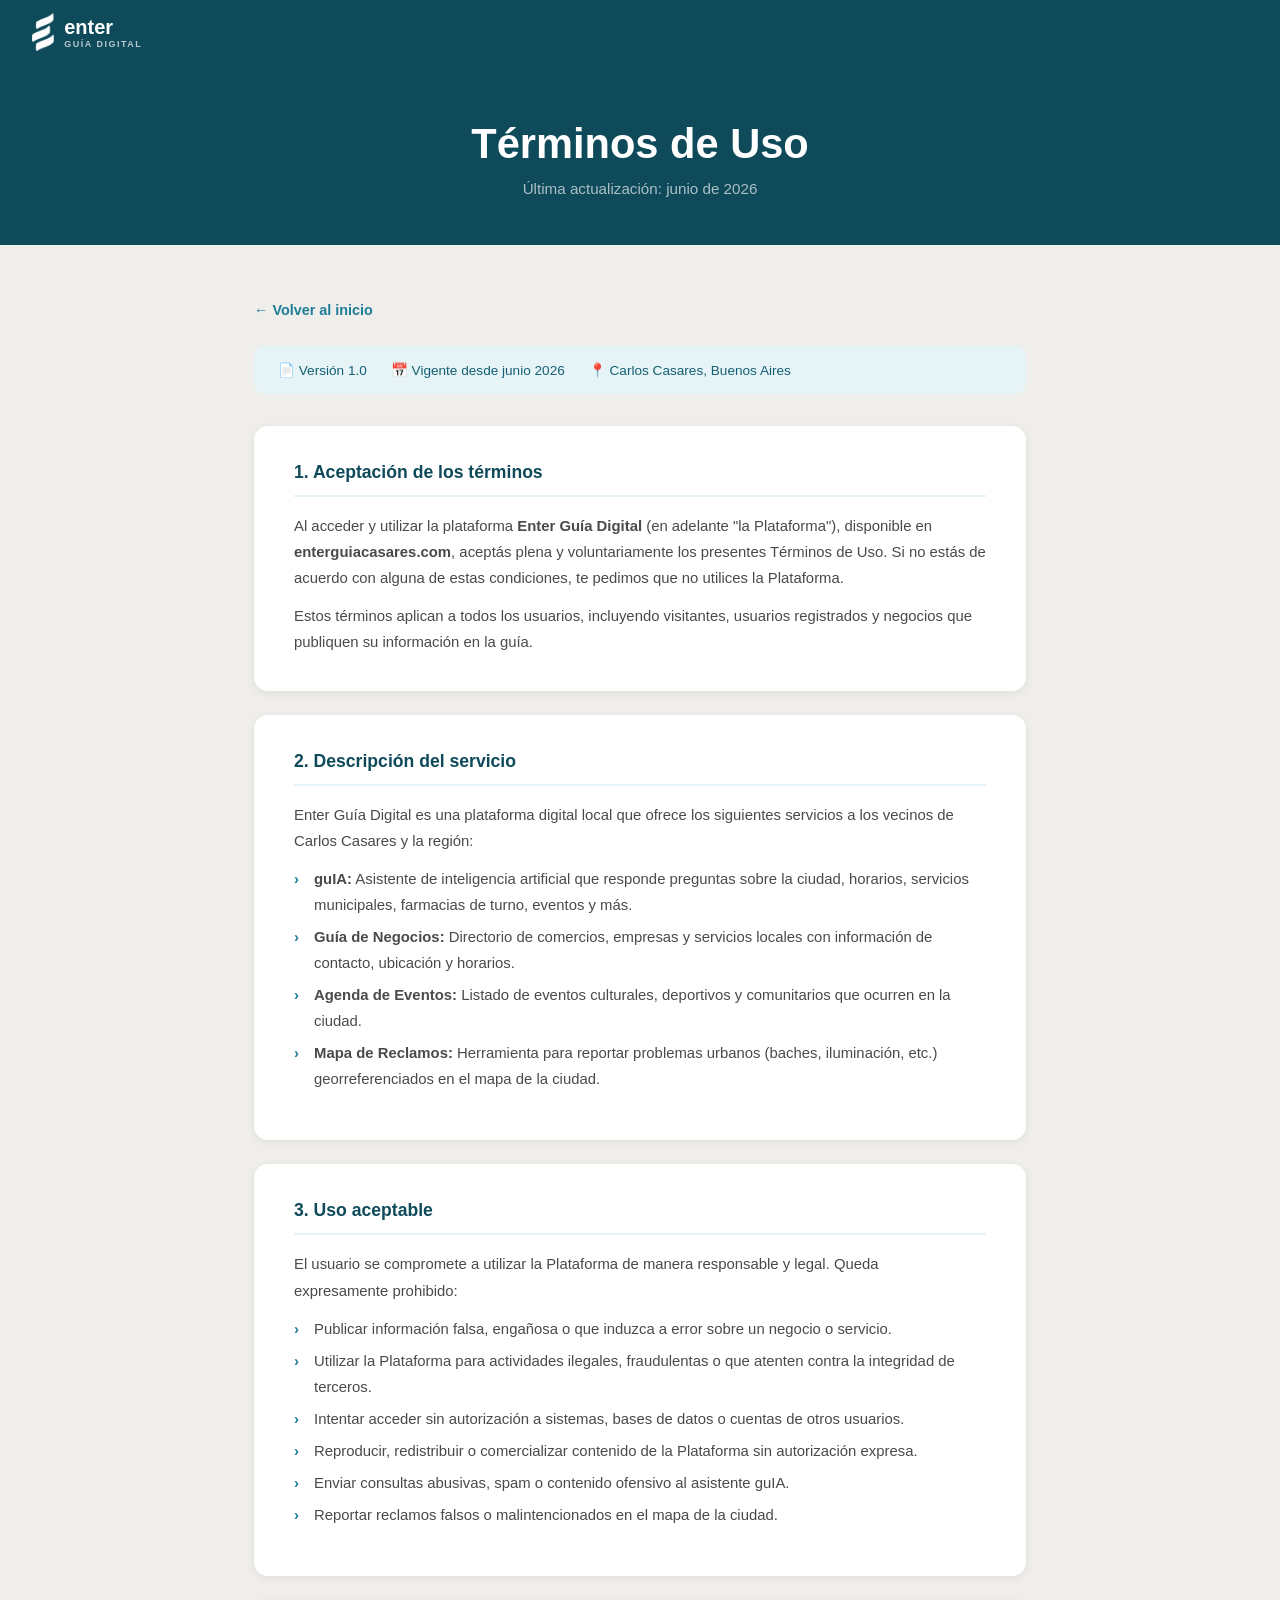
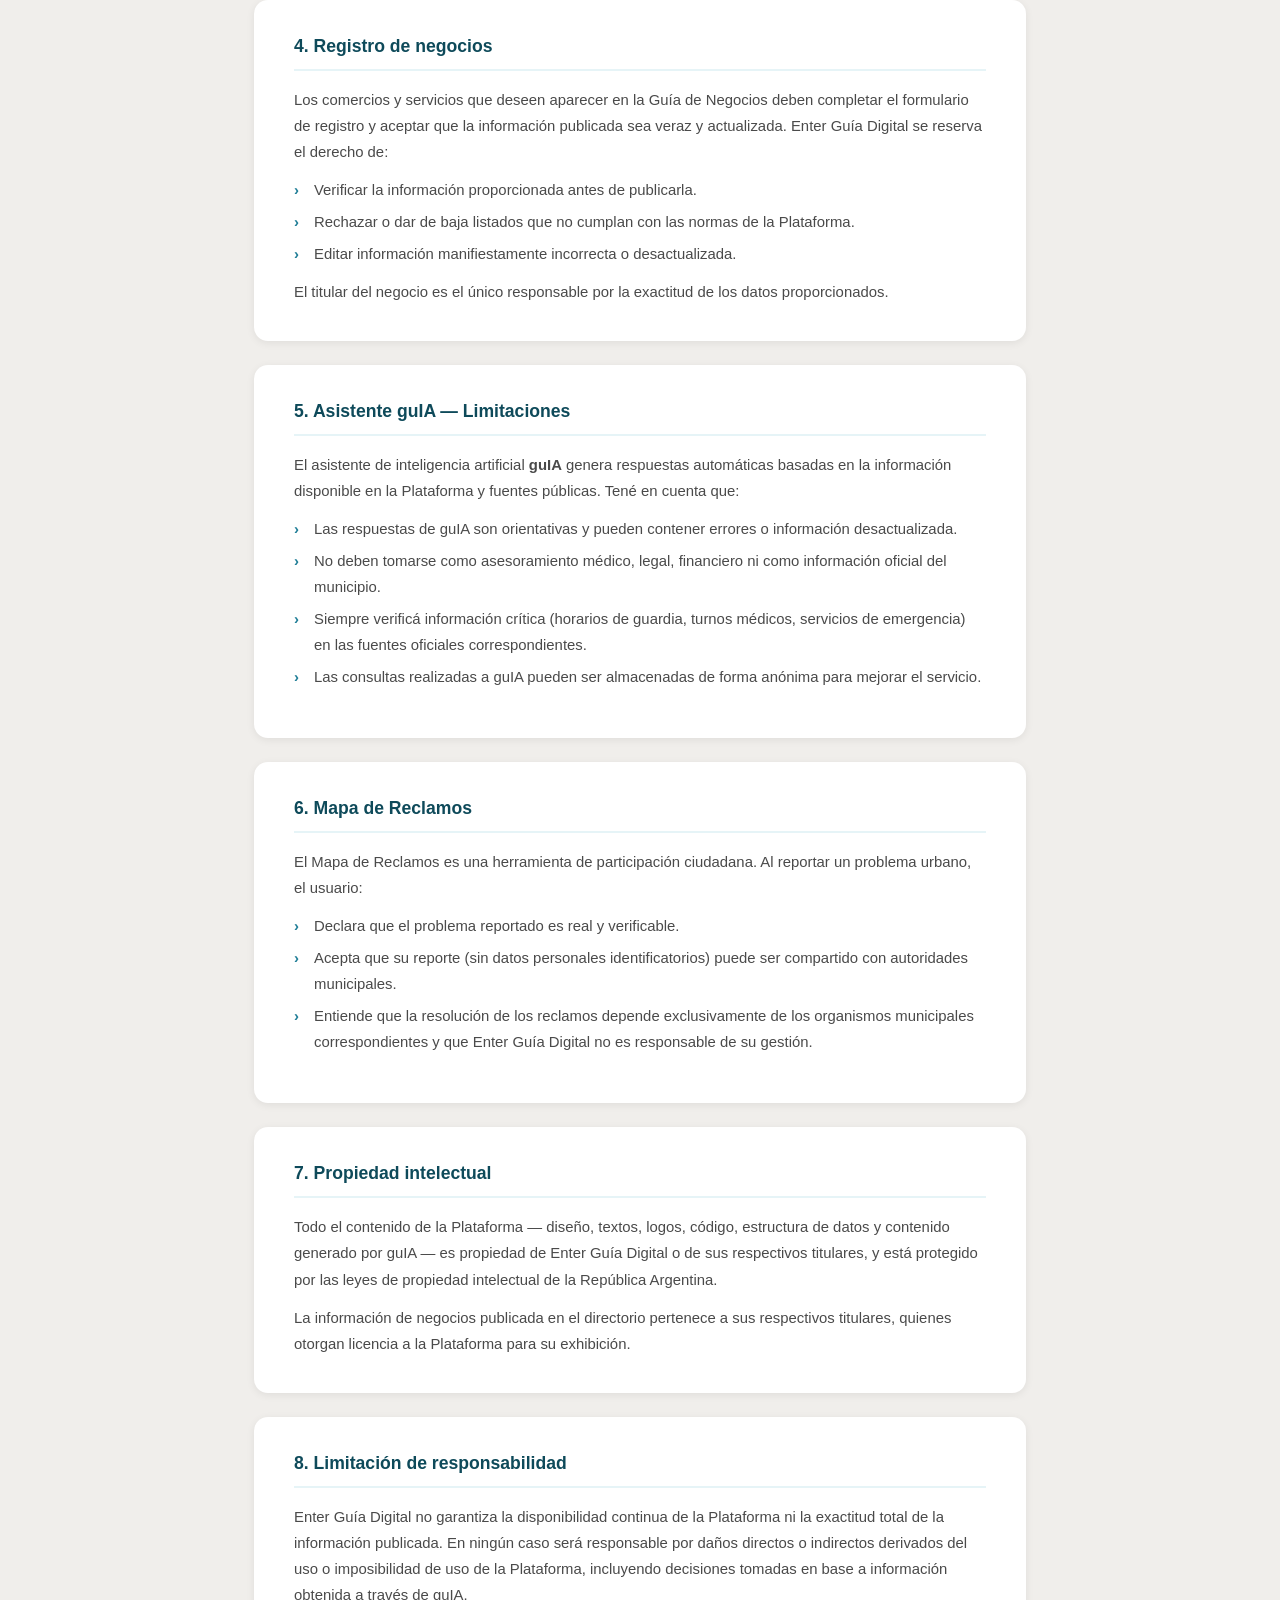
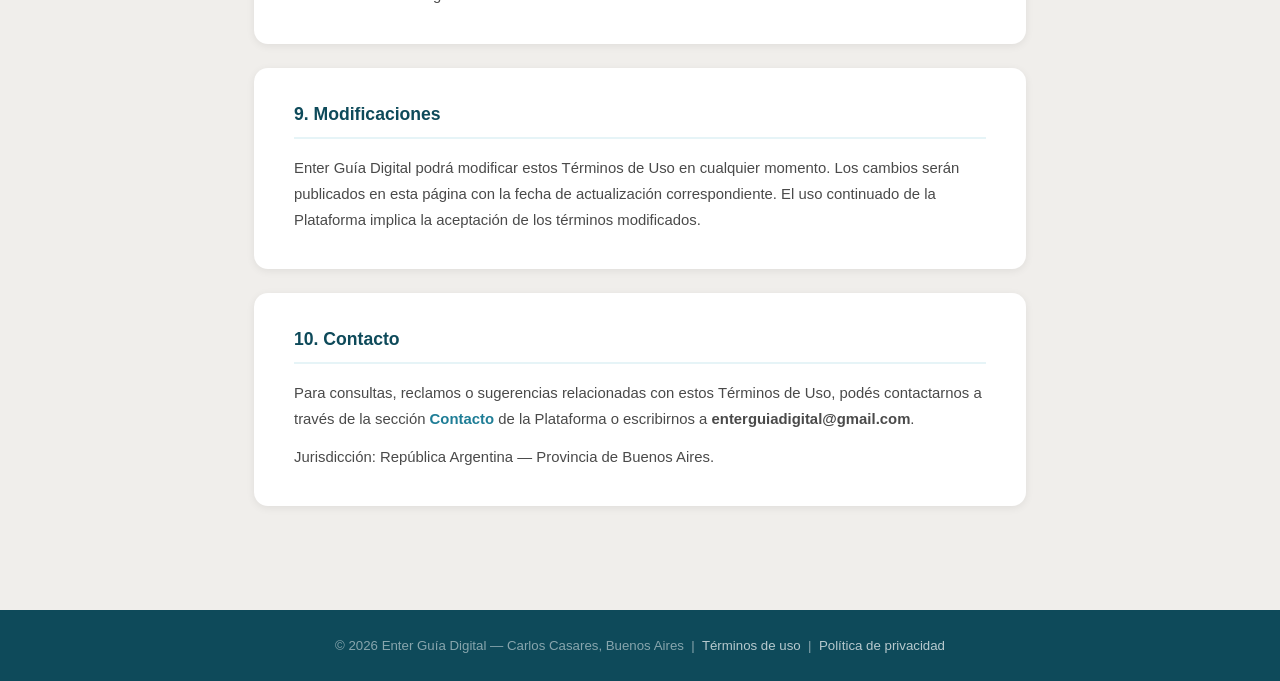
<file: terminos.html>
<!DOCTYPE html>
<html lang="es">
<head>
  <meta charset="UTF-8" />
  <meta http-equiv="Content-Security-Policy" content="default-src 'self'; script-src 'self' 'unsafe-inline' https://unpkg.com https://cdn.jsdelivr.net; style-src 'self' 'unsafe-inline' https://fonts.googleapis.com https://unpkg.com; font-src https://fonts.gstatic.com; img-src 'self' data: https://images.unsplash.com https://*.tile.openstreetmap.org https://unpkg.com; frame-src https://www.google.com; connect-src 'self'; object-src 'none'; base-uri 'self'; form-action 'self'" />
  <meta name="referrer" content="strict-origin-when-cross-origin" />
  <meta name="viewport" content="width=device-width, initial-scale=1.0" />
  <title>Términos de Uso — Enter Guía Digital</title>
  <link rel="preconnect" href="https://fonts.googleapis.com" />
  <link rel="preconnect" href="https://fonts.gstatic.com" crossorigin />
  <link href="https://fonts.googleapis.com/css2?family=Montserrat:wght@400;600;700;800&family=Inter:wght@400;500;600&display=swap" rel="stylesheet" />
  <style>
    :root {
      --teal:        #1e7d96;
      --teal-dark:   #145f73;
      --teal-darker: #0e4a5a;
      --teal-light:  #4db3cc;
      --teal-pale:   #e6f4f7;
      --gray-bg:     #f0eeeb;
      --text-dark:   #1a1a1a;
      --text-mid:    #4a4a4a;
      --text-light:  #7a7a7a;
      --white:       #ffffff;
    }
    *, *::before, *::after { box-sizing: border-box; margin: 0; padding: 0; }
    html { scroll-behavior: smooth; }
    body { font-family: 'Inter', sans-serif; background: var(--gray-bg); color: var(--text-dark); }
    a { text-decoration: none; color: inherit; }

    /* Header */
    .header {
      background: transparent;
      height: 64px;
      display: flex;
      align-items: center;
      padding: 0 32px;
      position: fixed;
      top: 0; left: 0; right: 0;
      z-index: 100;
      transition: background .3s ease, box-shadow .3s ease, backdrop-filter .3s ease;
    }
    .header.scrolled {
      background: var(--teal-darker);
      box-shadow: 0 2px 20px rgba(0,0,0,.25);
      backdrop-filter: blur(10px);
    }
    .logo { display: flex; align-items: center; gap: 10px; }
    .logo img { height: 38px; width: auto; filter: brightness(0) invert(1); }
    .logo-text .name {
      font-family: 'Montserrat', sans-serif;
      font-weight: 800;
      font-size: 20px;
      color: var(--white);
    }
    .logo-text .sub {
      font-size: 9px;
      color: rgba(255,255,255,.7);
      letter-spacing: 1.5px;
      text-transform: uppercase;
      font-family: 'Montserrat', sans-serif;
      font-weight: 600;
    }

    /* Page */
    .page-hero {
      background: var(--teal-darker);
      padding: 120px 32px 48px;
      text-align: center;
      color: var(--white);
    }
    .page-hero h1 {
      font-family: 'Montserrat', sans-serif;
      font-size: clamp(1.8rem, 4vw, 2.6rem);
      font-weight: 800;
      margin-bottom: 12px;
    }
    .page-hero p {
      font-size: .95rem;
      color: rgba(255,255,255,.65);
    }

    .container {
      max-width: 820px;
      margin: 0 auto;
      padding: 56px 24px 80px;
    }

    .section {
      background: var(--white);
      border-radius: 14px;
      padding: 36px 40px;
      margin-bottom: 24px;
      box-shadow: 0 2px 8px rgba(0,0,0,.07);
    }
    .section h2 {
      font-family: 'Montserrat', sans-serif;
      font-size: 1.1rem;
      font-weight: 700;
      color: var(--teal-darker);
      margin-bottom: 16px;
      padding-bottom: 12px;
      border-bottom: 2px solid var(--teal-pale);
    }
    .section p {
      font-size: .93rem;
      line-height: 1.75;
      color: var(--text-mid);
      margin-bottom: 12px;
    }
    .section p:last-child { margin-bottom: 0; }
    .section ul {
      list-style: none;
      margin: 0 0 12px;
      padding: 0;
    }
    .section ul li {
      font-size: .93rem;
      line-height: 1.75;
      color: var(--text-mid);
      padding-left: 20px;
      position: relative;
      margin-bottom: 6px;
    }
    .section ul li::before {
      content: '›';
      position: absolute;
      left: 0;
      color: var(--teal);
      font-weight: 700;
    }

    .meta-bar {
      display: flex;
      align-items: center;
      gap: 24px;
      background: var(--teal-pale);
      border-radius: 10px;
      padding: 16px 24px;
      margin-bottom: 32px;
      font-size: .85rem;
      color: var(--teal-dark);
      font-weight: 500;
    }
    .meta-bar span { display: flex; align-items: center; gap: 6px; }

    .back-link {
      display: inline-flex;
      align-items: center;
      gap: 6px;
      color: var(--teal);
      font-size: .9rem;
      font-weight: 600;
      font-family: 'Montserrat', sans-serif;
      margin-bottom: 28px;
      transition: gap .2s;
    }
    .back-link:hover { gap: 10px; }

    /* Footer */
    .footer {
      background: var(--teal-darker);
      text-align: center;
      padding: 28px 24px;
      color: rgba(255,255,255,.5);
      font-size: .83rem;
    }
    .footer a { color: rgba(255,255,255,.7); }

    @media (max-width: 600px) {
      .section { padding: 24px 20px; }
      .meta-bar { flex-direction: column; align-items: flex-start; gap: 8px; }
    }
  </style>
  <meta name="description" content="Enter, la guía digital de Carlos Casares: negocios, eventos, empleos y reclamos de la ciudad en un solo lugar." />
  <meta name="theme-color" content="#0e4a5a" />
  <link rel="icon" type="image/png" href="./logo.png" />
  <link rel="stylesheet" href="./enter-polish.css" />
</head>
<body>

  <header class="header">
    <a href="./index.html" class="logo">
      <img src="./logo.png" alt="Enter Guía Digital" />
      <div class="logo-text">
        <div class="name">enter</div>
        <div class="sub">guía digital</div>
      </div>
    </a>
  </header>

  <div class="page-hero">
    <h1>Términos de Uso</h1>
    <p>Última actualización: junio de 2026</p>
  </div>

  <div class="container">

    <a href="./index.html" class="back-link">← Volver al inicio</a>

    <div class="meta-bar">
      <span>📄 Versión 1.0</span>
      <span>📅 Vigente desde junio 2026</span>
      <span>📍 Carlos Casares, Buenos Aires</span>
    </div>

    <div class="section">
      <h2>1. Aceptación de los términos</h2>
      <p>Al acceder y utilizar la plataforma <strong>Enter Guía Digital</strong> (en adelante "la Plataforma"), disponible en <strong>enterguiacasares.com</strong>, aceptás plena y voluntariamente los presentes Términos de Uso. Si no estás de acuerdo con alguna de estas condiciones, te pedimos que no utilices la Plataforma.</p>
      <p>Estos términos aplican a todos los usuarios, incluyendo visitantes, usuarios registrados y negocios que publiquen su información en la guía.</p>
    </div>

    <div class="section">
      <h2>2. Descripción del servicio</h2>
      <p>Enter Guía Digital es una plataforma digital local que ofrece los siguientes servicios a los vecinos de Carlos Casares y la región:</p>
      <ul>
        <li><strong>guIA:</strong> Asistente de inteligencia artificial que responde preguntas sobre la ciudad, horarios, servicios municipales, farmacias de turno, eventos y más.</li>
        <li><strong>Guía de Negocios:</strong> Directorio de comercios, empresas y servicios locales con información de contacto, ubicación y horarios.</li>
        <li><strong>Agenda de Eventos:</strong> Listado de eventos culturales, deportivos y comunitarios que ocurren en la ciudad.</li>
        <li><strong>Mapa de Reclamos:</strong> Herramienta para reportar problemas urbanos (baches, iluminación, etc.) georreferenciados en el mapa de la ciudad.</li>
      </ul>
    </div>

    <div class="section">
      <h2>3. Uso aceptable</h2>
      <p>El usuario se compromete a utilizar la Plataforma de manera responsable y legal. Queda expresamente prohibido:</p>
      <ul>
        <li>Publicar información falsa, engañosa o que induzca a error sobre un negocio o servicio.</li>
        <li>Utilizar la Plataforma para actividades ilegales, fraudulentas o que atenten contra la integridad de terceros.</li>
        <li>Intentar acceder sin autorización a sistemas, bases de datos o cuentas de otros usuarios.</li>
        <li>Reproducir, redistribuir o comercializar contenido de la Plataforma sin autorización expresa.</li>
        <li>Enviar consultas abusivas, spam o contenido ofensivo al asistente guIA.</li>
        <li>Reportar reclamos falsos o malintencionados en el mapa de la ciudad.</li>
      </ul>
    </div>

    <div class="section">
      <h2>4. Registro de negocios</h2>
      <p>Los comercios y servicios que deseen aparecer en la Guía de Negocios deben completar el formulario de registro y aceptar que la información publicada sea veraz y actualizada. Enter Guía Digital se reserva el derecho de:</p>
      <ul>
        <li>Verificar la información proporcionada antes de publicarla.</li>
        <li>Rechazar o dar de baja listados que no cumplan con las normas de la Plataforma.</li>
        <li>Editar información manifiestamente incorrecta o desactualizada.</li>
      </ul>
      <p>El titular del negocio es el único responsable por la exactitud de los datos proporcionados.</p>
    </div>

    <div class="section">
      <h2>5. Asistente guIA — Limitaciones</h2>
      <p>El asistente de inteligencia artificial <strong>guIA</strong> genera respuestas automáticas basadas en la información disponible en la Plataforma y fuentes públicas. Tené en cuenta que:</p>
      <ul>
        <li>Las respuestas de guIA son orientativas y pueden contener errores o información desactualizada.</li>
        <li>No deben tomarse como asesoramiento médico, legal, financiero ni como información oficial del municipio.</li>
        <li>Siempre verificá información crítica (horarios de guardia, turnos médicos, servicios de emergencia) en las fuentes oficiales correspondientes.</li>
        <li>Las consultas realizadas a guIA pueden ser almacenadas de forma anónima para mejorar el servicio.</li>
      </ul>
    </div>

    <div class="section">
      <h2>6. Mapa de Reclamos</h2>
      <p>El Mapa de Reclamos es una herramienta de participación ciudadana. Al reportar un problema urbano, el usuario:</p>
      <ul>
        <li>Declara que el problema reportado es real y verificable.</li>
        <li>Acepta que su reporte (sin datos personales identificatorios) puede ser compartido con autoridades municipales.</li>
        <li>Entiende que la resolución de los reclamos depende exclusivamente de los organismos municipales correspondientes y que Enter Guía Digital no es responsable de su gestión.</li>
      </ul>
    </div>

    <div class="section">
      <h2>7. Propiedad intelectual</h2>
      <p>Todo el contenido de la Plataforma — diseño, textos, logos, código, estructura de datos y contenido generado por guIA — es propiedad de Enter Guía Digital o de sus respectivos titulares, y está protegido por las leyes de propiedad intelectual de la República Argentina.</p>
      <p>La información de negocios publicada en el directorio pertenece a sus respectivos titulares, quienes otorgan licencia a la Plataforma para su exhibición.</p>
    </div>

    <div class="section">
      <h2>8. Limitación de responsabilidad</h2>
      <p>Enter Guía Digital no garantiza la disponibilidad continua de la Plataforma ni la exactitud total de la información publicada. En ningún caso será responsable por daños directos o indirectos derivados del uso o imposibilidad de uso de la Plataforma, incluyendo decisiones tomadas en base a información obtenida a través de guIA.</p>
    </div>

    <div class="section">
      <h2>9. Modificaciones</h2>
      <p>Enter Guía Digital podrá modificar estos Términos de Uso en cualquier momento. Los cambios serán publicados en esta página con la fecha de actualización correspondiente. El uso continuado de la Plataforma implica la aceptación de los términos modificados.</p>
    </div>

    <div class="section">
      <h2>10. Contacto</h2>
      <p>Para consultas, reclamos o sugerencias relacionadas con estos Términos de Uso, podés contactarnos a través de la sección <a href="#" style="color:var(--teal);font-weight:600;">Contacto</a> de la Plataforma o escribirnos a <strong>enterguiadigital@gmail.com</strong>.</p>
      <p>Jurisdicción: República Argentina — Provincia de Buenos Aires.</p>
    </div>

  </div>

  <footer class="footer">
    <p>© 2026 Enter Guía Digital — Carlos Casares, Buenos Aires &nbsp;|&nbsp; <a href="./terminos.html">Términos de uso</a> &nbsp;|&nbsp; <a href="./privacidad.html">Política de privacidad</a></p>
  </footer>

  <script>
    const headerEl = document.querySelector('.header');
    window.addEventListener('scroll', () => {
      headerEl.classList.toggle('scrolled', window.scrollY > 10);
    });
  </script>
</body>
</html>
</file>
<file: enter-polish.css>
/* ─────────────────────────────────────────────────────────
   Enter — capa de pulido
   No cambia fuentes, colores ni layout. Solo detalles de
   accesibilidad, interacción y tipografía.
   Se carga al final del <head> de cada página.
   ───────────────────────────────────────────────────────── */

/* Sombras teñidas con el teal de la marca (en vez de negro puro) */
:root {
  --shadow-sm: 0 2px 8px rgba(14, 74, 90, .10);
  --shadow-md: 0 6px 24px rgba(14, 74, 90, .14);
  --shadow-lg: 0 16px 48px rgba(14, 74, 90, .18);
}

/* Foco visible para navegación con teclado */
:focus-visible {
  outline: 2px solid var(--teal-light, #4db3cc);
  outline-offset: 3px;
}
input:focus-visible,
select:focus-visible,
textarea:focus-visible {
  outline-offset: 1px;
}

/* Feedback al presionar (supera a los :hover de cada página) */
button:active:not(:disabled),
.hero-cta:active,
.biz-card:active,
.dest-card:active,
.section-card:active,
.event-card:active,
.job-card:active {
  transform: scale(.98);
}

/* Títulos balanceados, párrafos sin palabras huérfanas */
h1, h2, h3 { text-wrap: balance; }
p { text-wrap: pretty; }

/* Cifras alineadas */
.count,
.results-count,
.cal-day,
.hero-stat,
.stat-num {
  font-variant-numeric: tabular-nums;
}

/* Alto de pantalla estable en celulares (barra del navegador) */
.hero { min-height: 100dvh; }

/* Respeta la preferencia de menos movimiento */
@media (prefers-reduced-motion: reduce) {
  *, *::before, *::after {
    animation-duration: .01ms !important;
    animation-iteration-count: 1 !important;
    transition-duration: .01ms !important;
    scroll-behavior: auto !important;
  }
}
</file>
